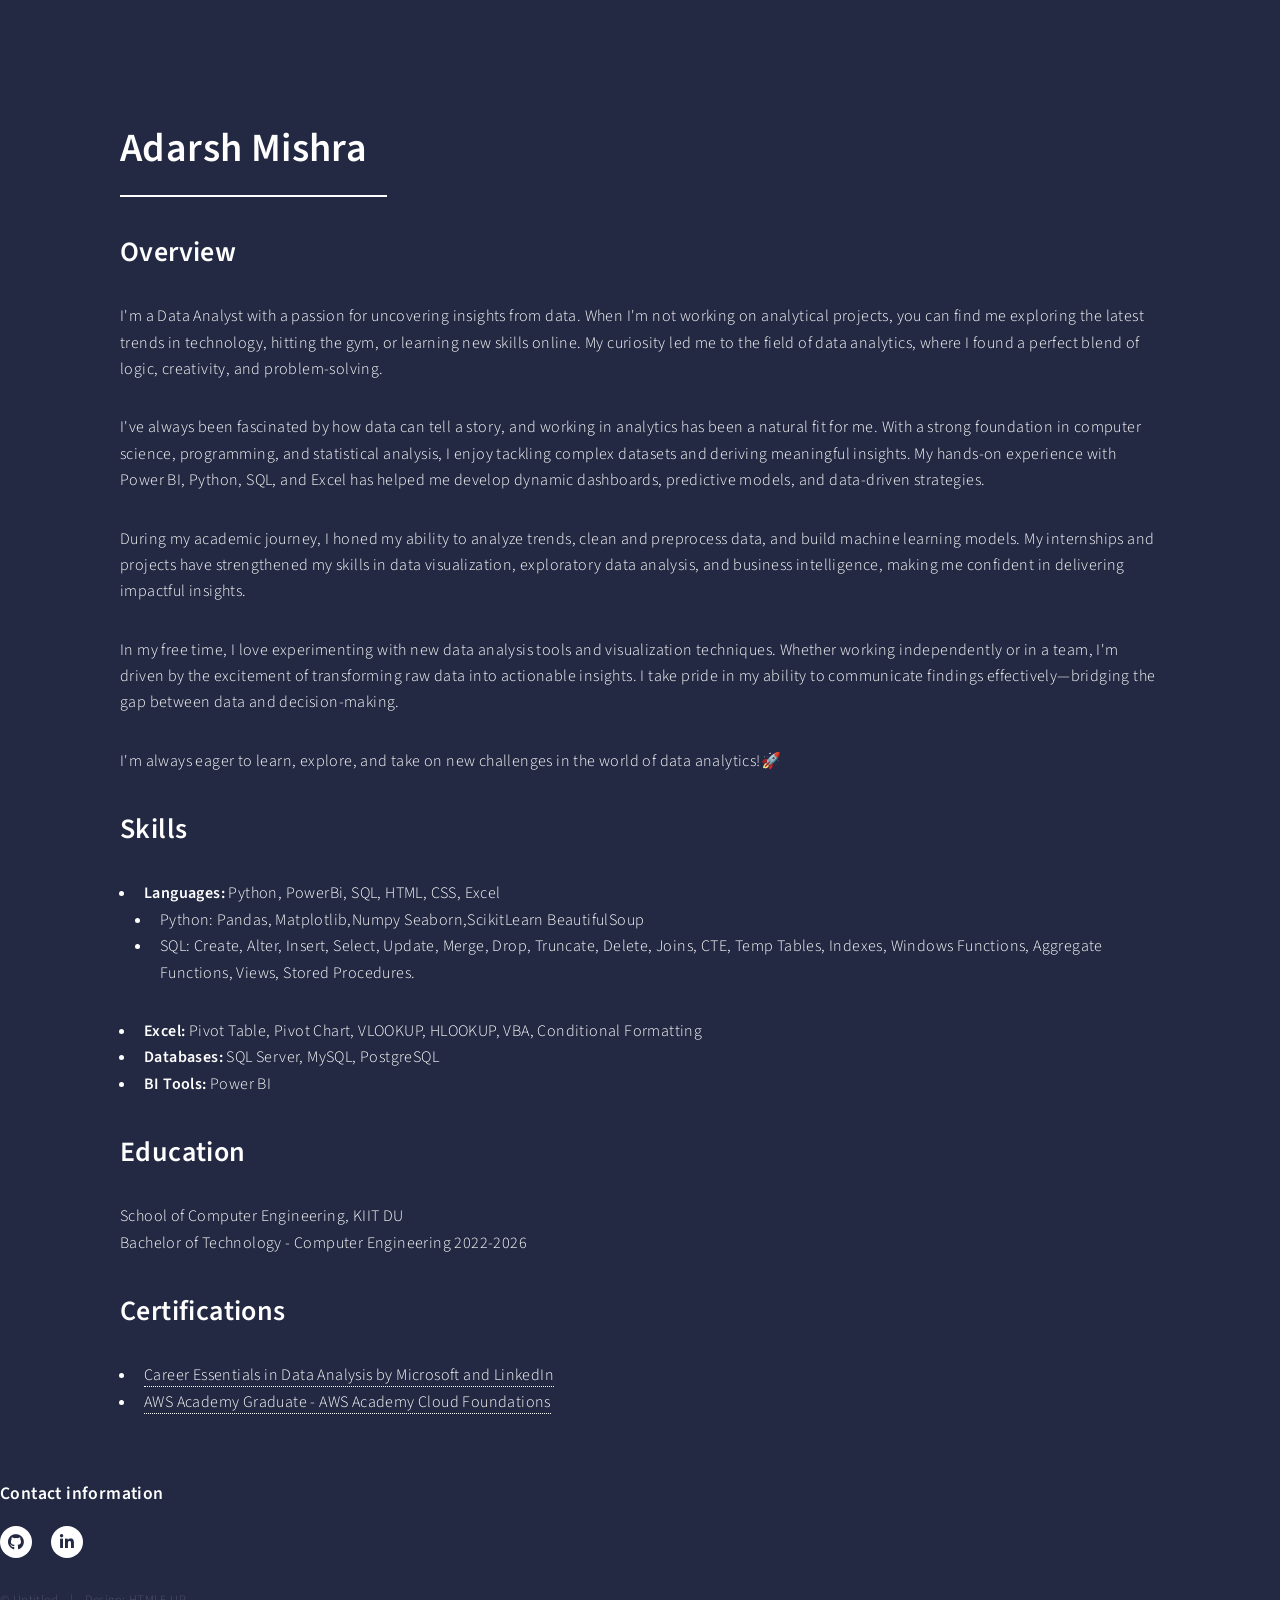
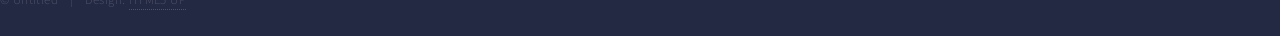
<file: about.html>
<!DOCTYPE HTML>
<!--
	Forty by HTML5 UP
	html5up.net | @ajlkn
	Free for personal and commercial use under the CCA 3.0 license (html5up.net/license)
-->
<html>
	<head>
		<title>About - Adarsh Mishra</title>
		<meta charset="utf-8" />
		<meta name="viewport" content="width=device-width, initial-scale=1, user-scalable=no" />
		<link rel="stylesheet" href="assets/css/main.css" />
		<noscript><link rel="stylesheet" href="assets/css/noscript.css" /></noscript>
	</head>
	<body class="is-preload">

		<!-- Wrapper -->
			<div id="wrapper">

				<!-- Header -->
				<!-- Note: The "styleN" class below should match that of the banner element. -->
					<header id="header" class="alt style2">
						<a href="index.html" class="logo"><strong>Data Analyst Portfolio</strong> <span>by Adarsh Mishra</span></a>
						<nav>
							<a href="#menu">Menu</a>
						</nav>
					</header>

				<!-- Menu -->
				<nav id="menu">
					<ul class="links">
						<li><a href="index.html">Home</a></li>
						<li><a href="about.html">About</a></li>
						<li><a href="#footer">Contact</a></li>
						 <div class="dropup">
							<button class="dropbtn">Portfolio Projects</button>
							  <div class="dropup-content">
									<a href="python.html">Python</a>
									<a href="sql.html">SQL</a>
									<a href="excel.html">Excel</a>
									<a href="powerbi.html">Power BI</a>
							</div>
						 </div>							
				</nav>


				<!-- Banner -->
				<!-- Note: The "styleN" class below should match that of the header element. -->
					<!--<section id="banner" class="style2">
						<div class="inner">
							<span class="image">
								<img src="images/pic07.jpg" alt="" />
							</span>
							<header class="major">
								<h1>Tianna Parris</h1>
							</header>
							<div class="content">
								<p>.htfh</p>
							</div>
						</div>
					</section>-->

				
				<!-- One -->
				<section id="one">
					<div class="inner">
						<header class="major">
							<h1>Adarsh Mishra</h1>
						</header>

						<header>
							<h2>Overview</h2>
							<p>I'm a Data Analyst with a passion for uncovering insights from data. When I'm not working on analytical projects, you can find me exploring the latest trends in technology, hitting the gym, or learning new skills online. My curiosity led me to the field of data analytics, where I found a perfect blend of logic, creativity, and problem-solving.

								<p>I've always been fascinated by how data can tell a story, and working in analytics has been a natural fit for me. With a strong foundation in computer science, programming, and statistical analysis, I enjoy tackling complex datasets and deriving meaningful insights. My hands-on experience with Power BI, Python, SQL, and Excel has helped me develop dynamic dashboards, predictive models, and data-driven strategies.</p>
								
								<p>During my academic journey, I honed my ability to analyze trends, clean and preprocess data, and build machine learning models. My internships and projects have strengthened my skills in data visualization, exploratory data analysis, and business intelligence, making me confident in delivering impactful insights.</p>
								
								<p>In my free time, I love experimenting with new data analysis tools and visualization techniques. Whether working independently or in a team, I'm driven by the excitement of transforming raw data into actionable insights. I take pride in my ability to communicate findings effectively—bridging the gap between data and decision-making.</p>
								
								<p>I'm always eager to learn, explore, and take on new challenges in the world of data analytics!🚀</p> 
							</p>
						</header>

						<header>
							<h2>Skills</h2>
						</header>
								<ul>
									<li><b>Languages:</b> Python, PowerBi, SQL, HTML, CSS, Excel</li>
										<ul>
											<li>Python: Pandas, Matplotlib,Numpy Seaborn,ScikitLearn BeautifulSoup </li>
											
											<li>SQL: Create, Alter, Insert, Select, Update, Merge, Drop, Truncate, Delete, Joins, CTE, Temp Tables, Indexes, Windows Functions, Aggregate Functions, Views, Stored Procedures.</li>
										</ul>
									
									<li><b>Excel: </b>Pivot Table, Pivot Chart, VLOOKUP, HLOOKUP, VBA, Conditional Formatting</li>
									<li><b>Databases:</b> SQL Server, MySQL, PostgreSQL </li>
									<li><b>BI Tools: </b>Power BI </li>
								</ul>
							</p>
						

						<header>
							<h2>Education</h2>
							<p>School of Computer Engineering, KIIT DU <br>
								Bachelor of Technology - Computer Engineering 2022-2026
							</p>
						</header>

						<header>
							<h2>Certifications</h2>
						</header>
						<ul>
							<li><a href = "https://www.linkedin.com/learning/certificates/0ebdcf533d0137b7632be592da062b75528bf61f4506c688c35058485d9d0dec" target="_blank"> Career Essentials in Data Analysis by Microsoft and LinkedIn</a></li>
							<li><a href = "https://www.credly.com/badges/4b44ecc6-a879-4e22-bb08-d9ef5499d8a1" target="_blank">AWS Academy Graduate - AWS Academy Cloud Foundations</a></li>
							</ul>
					</div>
				</div>

				
				<section class="split">
					<section>
						<h4>Contact information</h4>															
					</section>
				</section>
			</div>
		</section>

	<!-- Footer -->
		<footer id="footer">
			<div class="inner">
				<ul class="icons">
					<li><a href="https://github.com/adarshhh04" target="_blank" class="icon brands alt fa-github"><span class="label">GitHub</span></a></li>
					<li><a href="www.linkedin.com/in/adarshmishra2004" target="_blank" class="icon brands alt fa-linkedin-in"><span class="label">LinkedIn</span></a></li>
				</ul>
				<ul class="copyright">
					<li>&copy; Untitled</li><li>Design: <a href="https://html5up.net">HTML5 UP</a></li>
				</ul>
			</div>
		</footer>

			</div>

		<!-- Scripts -->
			<script src="assets/js/jquery.min.js"></script>
			<script src="assets/js/jquery.scrolly.min.js"></script>
			<script src="assets/js/jquery.scrollex.min.js"></script>
			<script src="assets/js/browser.min.js"></script>
			<script src="assets/js/breakpoints.min.js"></script>
			<script src="assets/js/util.js"></script>
			<script src="assets/js/main.js"></script>

	</body>
</html>
</file>
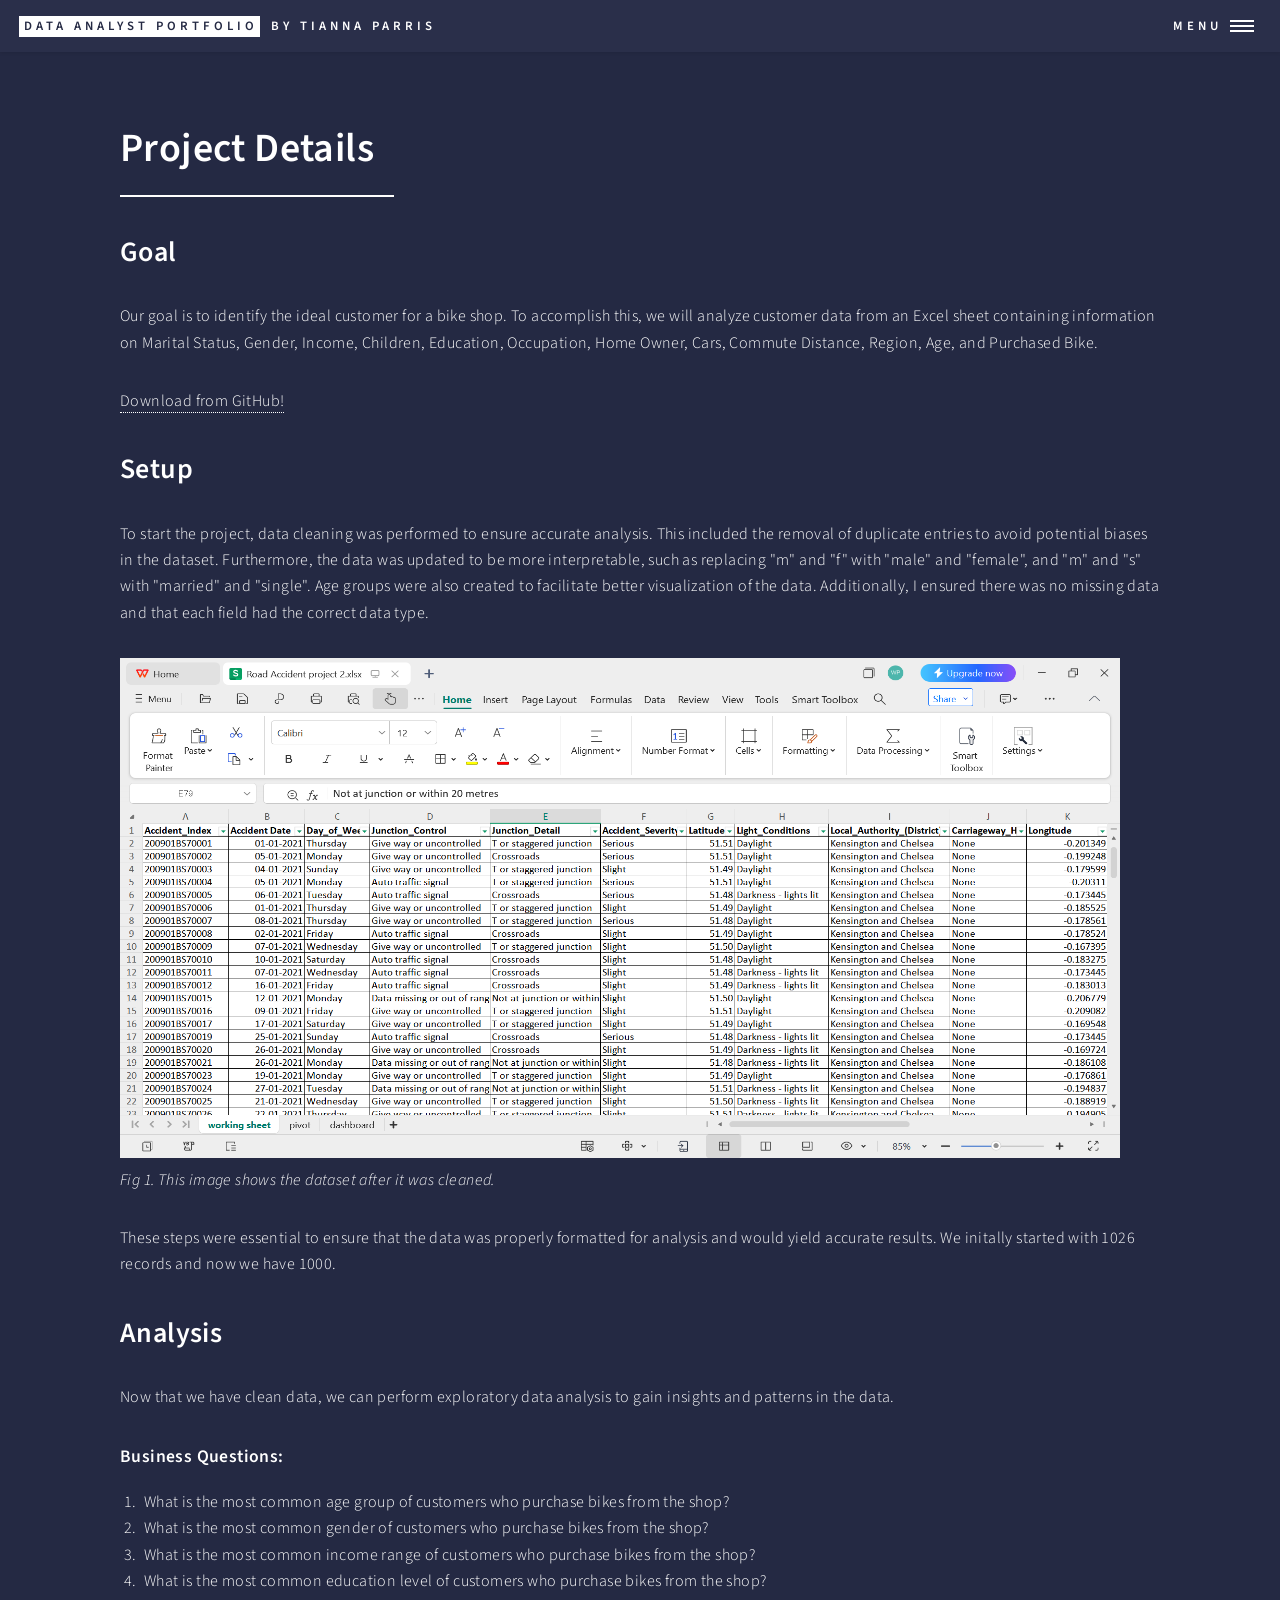
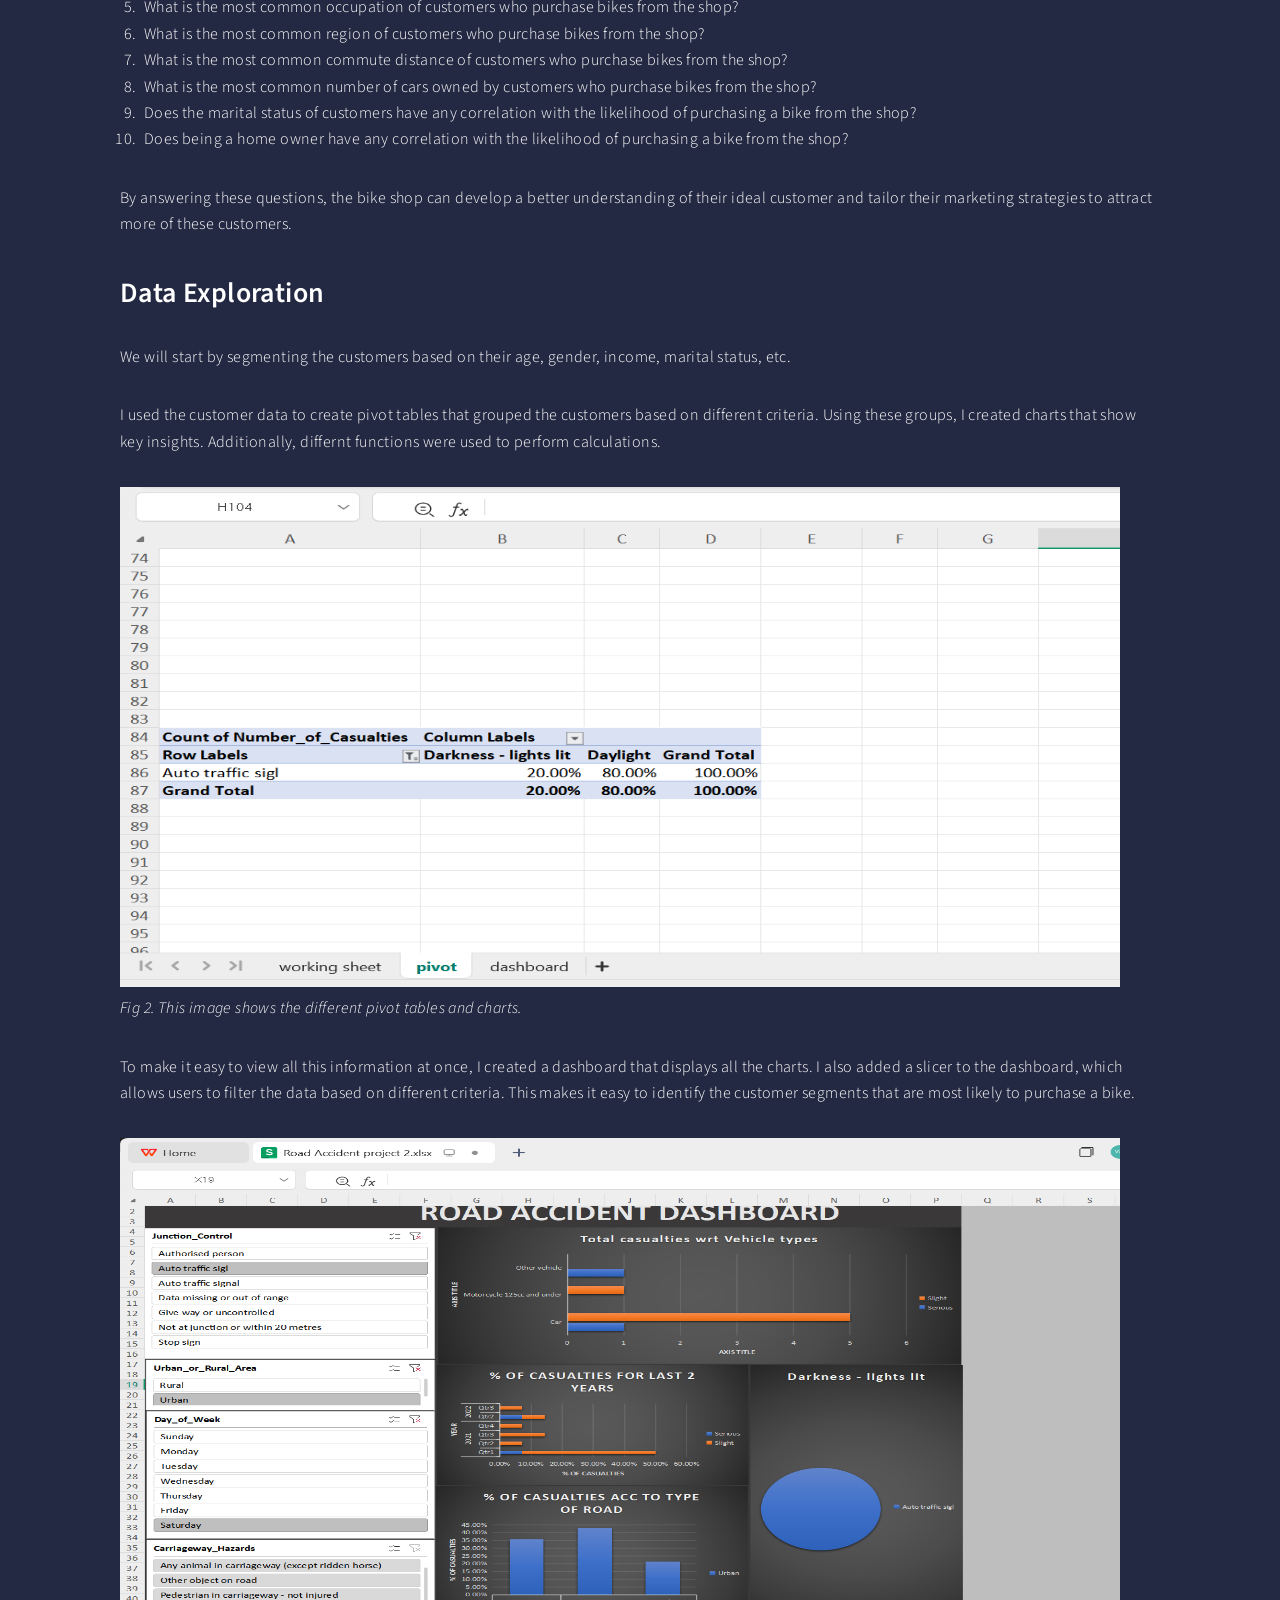
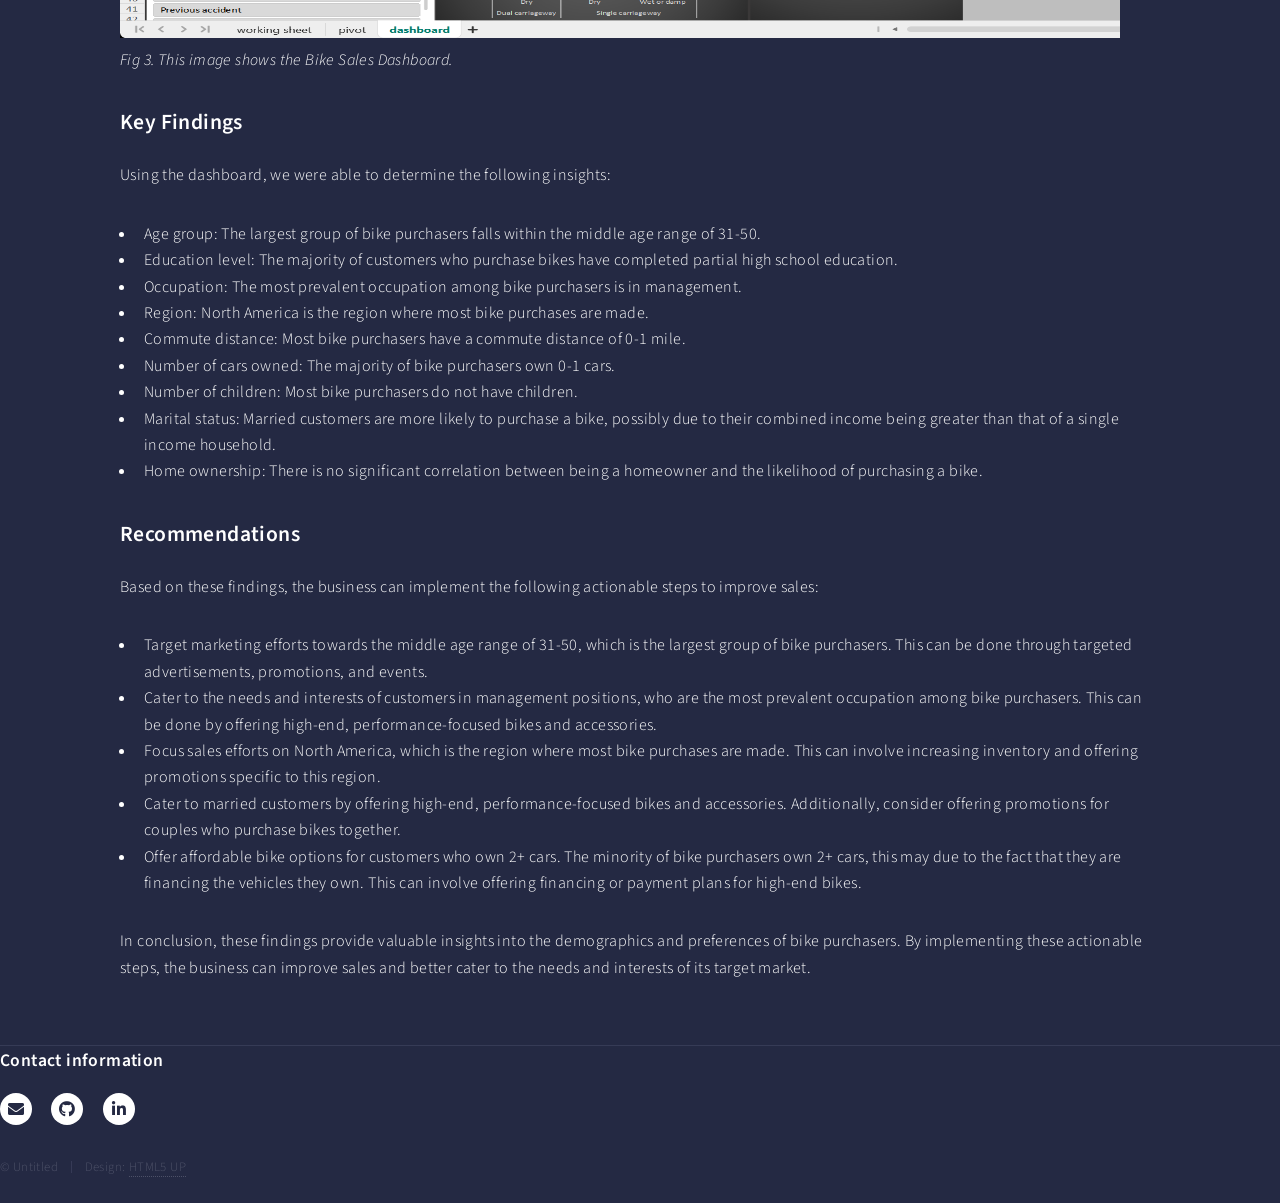
<file: chocolate.html>
<!DOCTYPE HTML>
<!--
	Forty by HTML5 UP
	html5up.net | @ajlkn
	Free for personal and commercial use under the CCA 3.0 license (html5up.net/license)
-->
<html>
	<head>
		<title>Chocolate Store Sales Analysis</title>
		<meta charset="utf-8" />
		<meta name="viewport" content="width=device-width, initial-scale=1, user-scalable=no" />
		<link rel="stylesheet" href="assets/css/main.css" />
		<noscript><link rel="stylesheet" href="assets/css/noscript.css" /></noscript>
	</head>
	<body class="is-preload">

		<!-- Wrapper -->
			<div id="wrapper">

				<!-- Header -->
					<header id="header">
						<a href="index.html" class="logo"><strong>Data Analyst Portfolio</strong> <span>by Tianna Parris</span></a>
						<nav>
							<a href="#menu">Menu</a>
						</nav>
					</header>

				<!-- Menu -->
				<nav id="menu">
					<ul class="links">
						<li><a href="index.html">Home</a></li>
						<li><a href="about.html">About</a></li>

						 <div class="dropup">
							<button class="dropbtn">Portfolio Projects</button>
							  <div class="dropup-content">
									<a href="python.html">Python</a>
									<a href="#">R</a>
									<a href="sql.html">SQL</a>
									<a href="excel.html">Excel</a>
									<a href="https://public.tableau.com/app/profile/tianna.parris" target="_blank" class="link">Tableau</a>
									<a href="#">Power BI</a>
							</div>
						 </div>							
				</nav>


				<!-- Main -->
					<div id="main" class="alt">
						

						<!-- One -->
							<section id="one">
								<div class="inner">
									<header class="major">
										<h1>Project Details</h1>
									</header>
									<!--<span class="image main"><img src="images/pic11.jpg" alt="" /></span> -->
									<h2>Goal</h2>
									<p>Our goal is to identify the ideal customer for a bike shop. To accomplish this, we will analyze customer data from an Excel sheet containing information on Marital Status, Gender, Income, Children, Education, Occupation, Home Owner, Cars, Commute Distance, Region, Age, and Purchased Bike.</p>
									<a href="https://github.com/tiannaparris/PortfolioProjects/blob/main/Excel%20Bike%20Sales%20Project%20Dataset.xlsx" target="_blank">Download from GitHub!</a>
									<p></p>

									<h2>Setup</h2>
									<p>To start the project, data cleaning was performed to ensure accurate analysis. This included the removal of duplicate entries to avoid potential biases in the dataset. Furthermore, the data was updated to be more interpretable, such as replacing "m" and "f" with "male" and "female", and "m" and "s" with "married" and "single". Age groups were also created to facilitate better visualization of the data. Additionally, I ensured there was no missing data and that each field had the correct data type.</p>
									<img src="images/excelbikework1.png" alt="Excel Worksheet after Data Cleaning" style="width:1000px;height:500px;" data-position="center center" />
									<p><i>Fig 1. This image shows the dataset after it was cleaned.</i></p>
									<p>These steps were essential to ensure that the data was properly formatted for analysis and would yield accurate results. We initally started with 1026 records and now we have 1000.</p>
									
									<h2>Analysis</h2>
									<p>Now that we have clean data, we can perform exploratory data analysis to gain insights and patterns in the data.</p>
									<h4>Business Questions:</h4>
									<ol>
										<li>What is the most common age group of customers who purchase bikes from the shop?</li>
										<li>What is the most common gender of customers who purchase bikes from the shop?</li>
										<li>What is the most common income range of customers who purchase bikes from the shop?</li>
										<li>What is the most common education level of customers who purchase bikes from the shop?</li>
										<li>What is the most common occupation of customers who purchase bikes from the shop?</li>
										<li>What is the most common region of customers who purchase bikes from the shop?</li>
										<li>What is the most common commute distance of customers who purchase bikes from the shop?</li>
										<li>What is the most common number of cars owned by customers who purchase bikes from the shop?</li>
										
										<li>Does the marital status of customers have any correlation with the likelihood of purchasing a bike from the shop?</li>
										<li>Does being a home owner have any correlation with the likelihood of purchasing a bike from the shop?</li>
									</ol>

									<p>By answering these questions, the bike shop can develop a better understanding of their ideal customer and tailor their marketing strategies to attract more of these customers.</p>
									
									<h2>Data Exploration</h2>
									<p>We will start by segmenting the customers based on their age, gender, income, marital status, etc.</p>

									<p> I used the customer data to create pivot tables that grouped the customers based on different criteria. Using these groups, I created charts that show key insights. Additionally, differnt functions were used to perform calculations.</p>
									<img src="images/excelbikepivot.png" alt="Excel Analysis" style="width:1000px;height:500px;" data-position="center center" />
									<p><i>Fig 2. This image shows the different pivot tables and charts.</i></p>

									<p>To make it easy to view all this information at once, I created a dashboard that displays all the charts. I also added a slicer to the dashboard, which allows users to filter the data based on different criteria. This makes it easy to identify the customer segments that are most likely to purchase a bike.</p>
									<img src="images/excelfinalbikedashboard.png" alt="Excel Sales Dashboard" style="width:1000px;height:500px;" data-position="center center" />
									<p><i>Fig 3. This image shows the Bike Sales Dashboard.</i></p>

									<h3>Key Findings</h3>

									<p>Using the dashboard, we were able to determine the following insights:
									</p>
									<ul>
										<li>Age group: The largest group of bike purchasers falls within the middle age range of 31-50.</li>
										<li>Education level: The majority of customers who purchase bikes have completed partial high school education.</li>
										<li>Occupation: The most prevalent occupation among bike purchasers is in management.</li>
										<li>Region: North America is the region where most bike purchases are made.</li>
										<li>Commute distance: Most bike purchasers have a commute distance of 0-1 mile.</li>
										<li>Number of cars owned: The majority of bike purchasers own 0-1 cars.</li>
										<li>Number of children: Most bike purchasers do not have children.</li>										
										<li>Marital status: Married customers are more likely to purchase a bike, possibly due to their combined income being greater than that of a single income household.</li>
										<li>Home ownership: There is no significant correlation between being a homeowner and the likelihood of purchasing a bike.</li>
									  </ul>


									<h3>Recommendations</h3>
									<p>Based on these findings, the business can implement the following actionable steps to improve sales:</p>
									<ul>
										<li>Target marketing efforts towards the middle age range of 31-50, which is the largest group of bike purchasers. This can be done through targeted advertisements, promotions, and events.</li>
										<li>Cater to the needs and interests of customers in management positions, who are the most prevalent occupation among bike purchasers. This can be done by offering high-end, performance-focused bikes and accessories.</li>
										<li>Focus sales efforts on North America, which is the region where most bike purchases are made. This can involve increasing inventory and offering promotions specific to this region.</li>
										<li>Cater to married customers by offering high-end, performance-focused bikes and accessories. Additionally, consider offering promotions for couples who purchase bikes together.</li>
										<li>Offer affordable bike options for customers who own 2+ cars. The minority of bike purchasers own 2+ cars, this may due to the fact that they are financing the vehicles they own. This can involve offering financing or payment plans for high-end bikes.</li>
									</ul>

									<p>In conclusion, these findings provide valuable insights into the demographics and preferences of bike purchasers. By implementing these actionable steps, the business can improve sales and better cater to the needs and interests of its target market.</p>
								</div>
							</section>
                        
					</div>

				<!-- Contact -->
					<!--<section id="contact">
						<div class="inner">
							<section>
								<form method="post" action="#">
									<div class="fields">
										<div class="field half">
											<label for="name">Name</label>
											<input type="text" name="name" id="name" />
										</div>
										<div class="field half">
											<label for="email">Email</label>
											<input type="text" name="email" id="email" />
										</div>
										<div class="field">
											<label for="message">Message</label>
											<textarea name="message" id="message" rows="6"></textarea>
										</div>
									</div>
									<ul class="actions">
										<li><input type="submit" value="Send Message" class="primary" /></li>
										<li><input type="reset" value="Clear" /></li>
									</ul>
								</form>
							</section>
							<section class="split">
								<section>
									<div class="contact-method">
										<span class="icon solid alt fa-envelope"></span>
										<h3>Email</h3>
										<a href="#">information@untitled.tld</a>
									</div>
								</section>
								<section>
									<div class="contact-method">
										<span class="icon solid alt fa-phone"></span>
										<h3>Phone</h3>
										<span>(000) 000-0000 x12387</span>
									</div>
								</section>
								<section>
									<div class="contact-method">
										<span class="icon solid alt fa-home"></span>
										<h3>Address</h3>
										<span>1234 Somewhere Road #5432<br />
										Nashville, TN 00000<br />
										United States of America</span>
									</div>
								</section>
							</section>-->
						</div>
					</section>

				<!-- Footer -->
				<section class="split">
					<section>
						<h4>Contact information</h4>															
					</section>
				</section>
			</div>
									<!-- Footer -->
									<footer id="footer">
										<div class="inner">
											<ul class="icons">
												<li><a href="mailto:parristianna@yahoo.com" target="_blank" class="icon solid alt fa-envelope"><span class="label">Twitter</span></a></li>
												<li><a href="https://github.com/tiannaparris" target="_blank" class="icon brands alt fa-github"><span class="label">GitHub</span></a></li>
												<li><a href="www.linkedin.com/in/adarshmishra2004" target="_blank" class="icon brands alt fa-linkedin-in"><span class="label">LinkedIn</span></a></li>
											</ul>
											<ul class="copyright">
												<li>&copy; Untitled</li><li>Design: <a href="https://html5up.net">HTML5 UP</a></li>
											</ul>
										</div>
									</footer>

			</div>

		<!-- Scripts -->
			<script src="assets/js/jquery.min.js"></script>
			<script src="assets/js/jquery.scrolly.min.js"></script>
			<script src="assets/js/jquery.scrollex.min.js"></script>
			<script src="assets/js/browser.min.js"></script>
			<script src="assets/js/breakpoints.min.js"></script>
			<script src="assets/js/util.js"></script>
			<script src="assets/js/main.js"></script>

	</body>
</html>
</file>
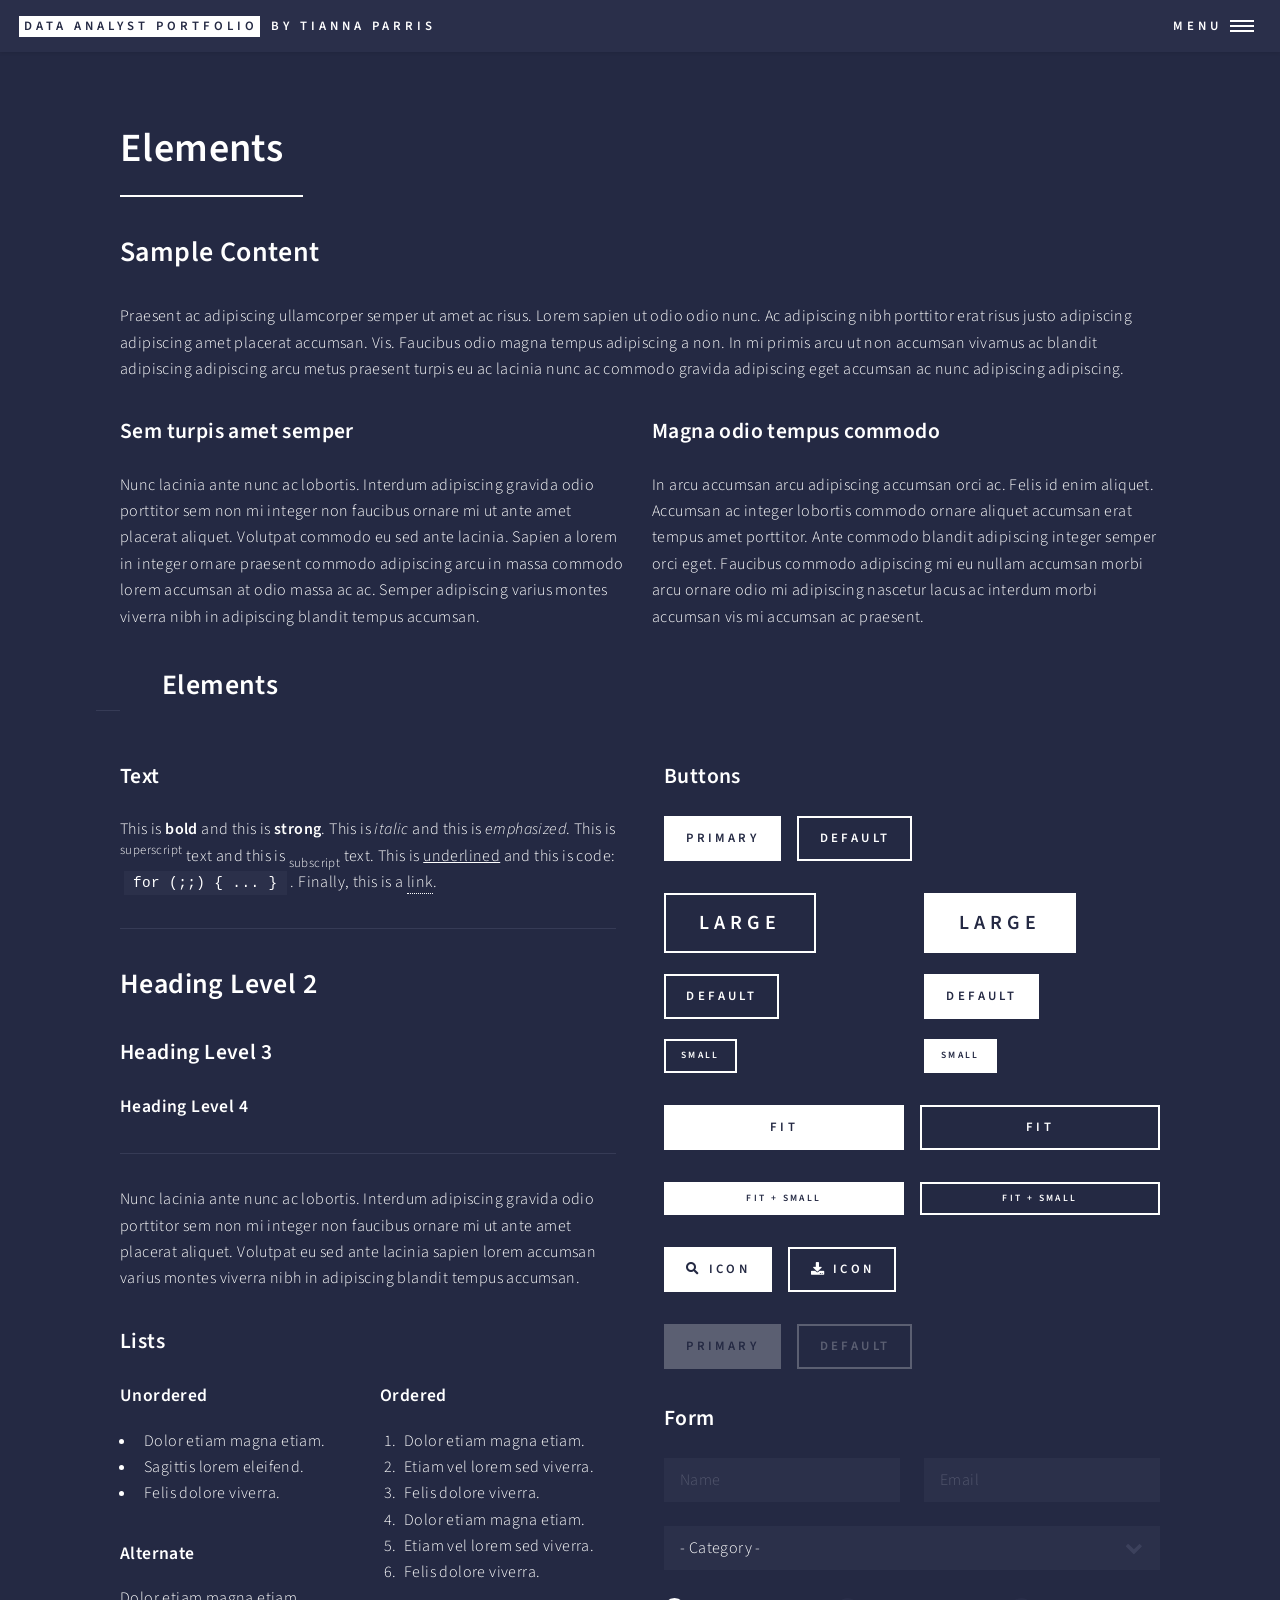
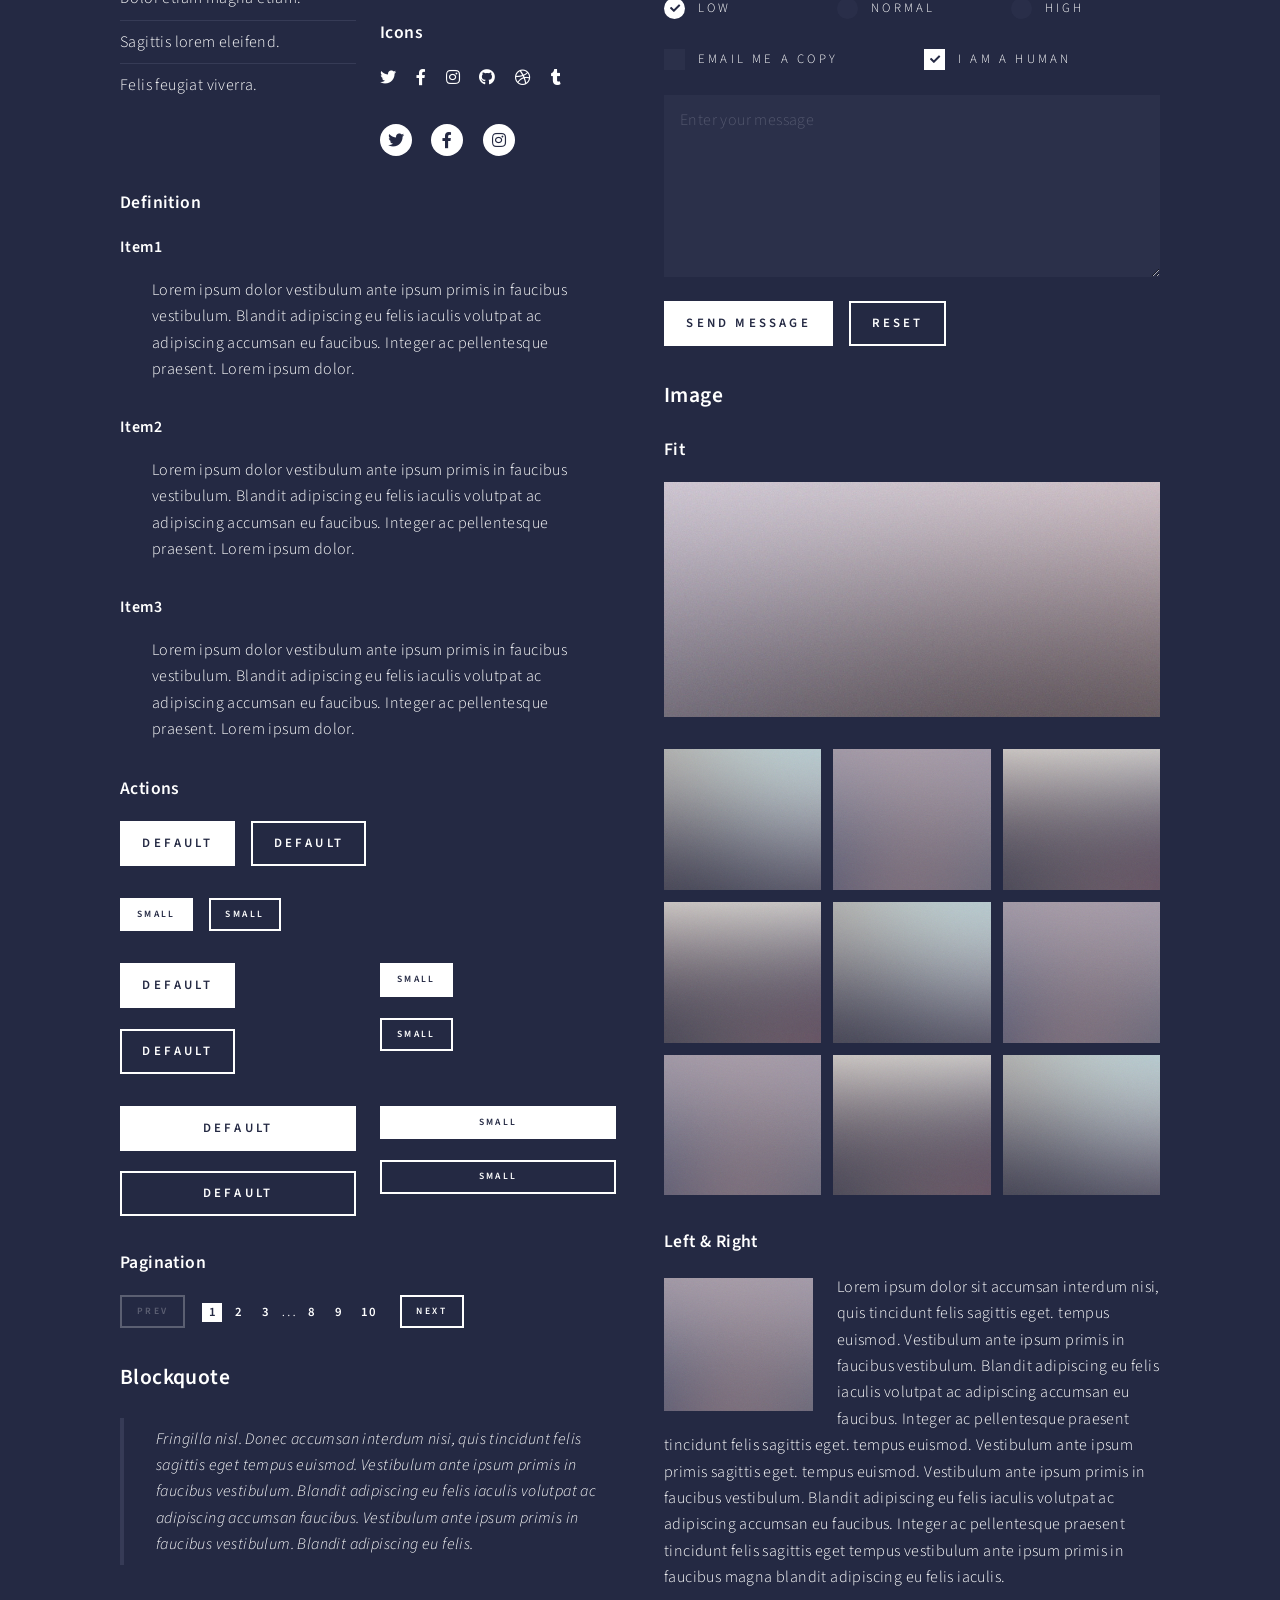
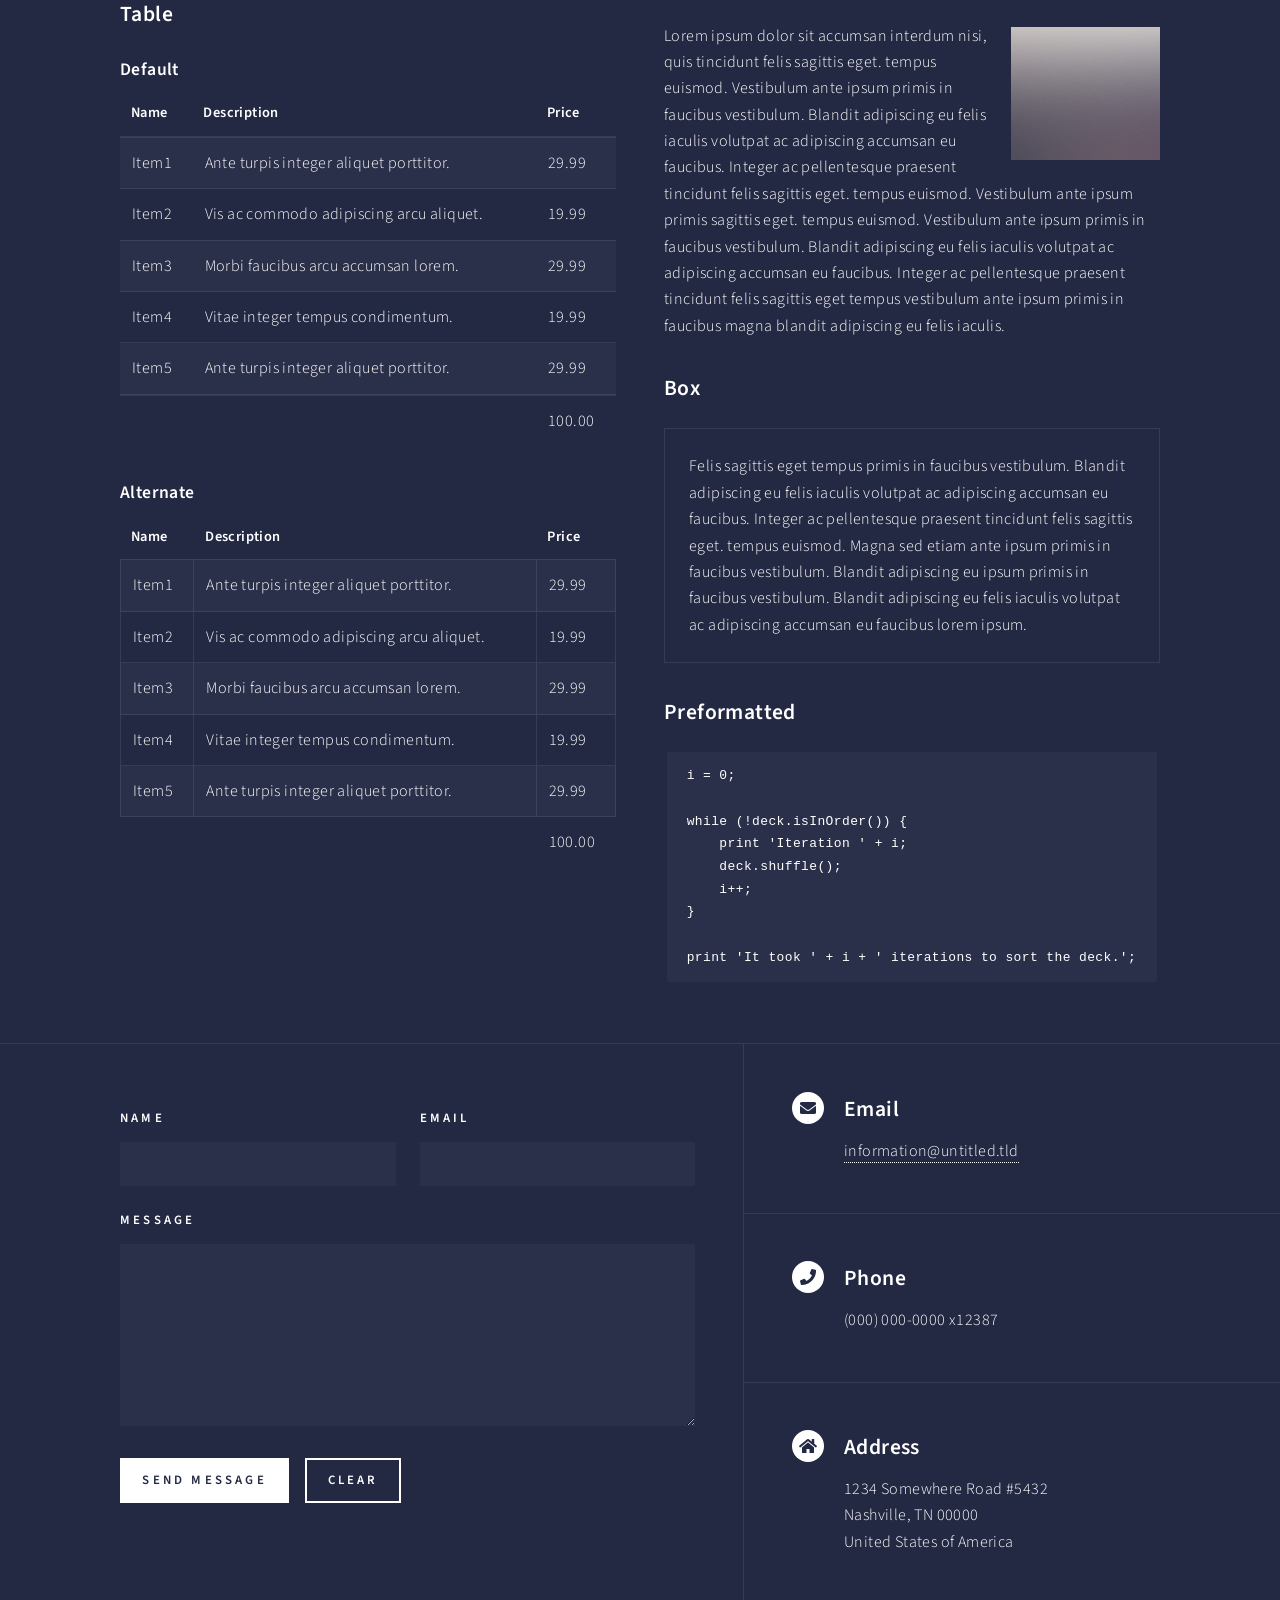
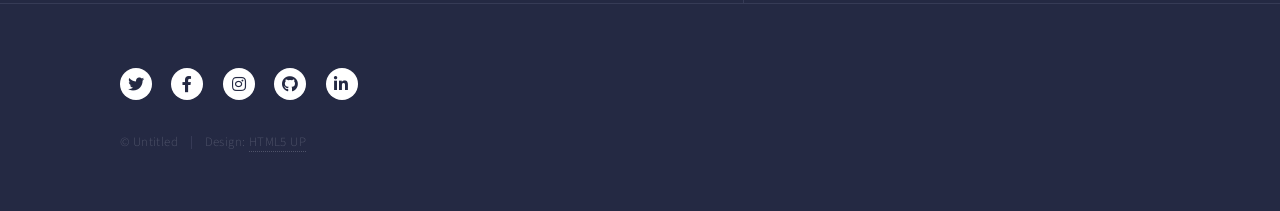
<file: elements.html>
<!DOCTYPE HTML>
<!--
	Forty by HTML5 UP
	html5up.net | @ajlkn
	Free for personal and commercial use under the CCA 3.0 license (html5up.net/license)
-->
<html>
	<head>
		<title>Elements - Forty by HTML5 UP</title>
		<meta charset="utf-8" />
		<meta name="viewport" content="width=device-width, initial-scale=1, user-scalable=no" />
		<link rel="stylesheet" href="assets/css/main.css" />
		<noscript><link rel="stylesheet" href="assets/css/noscript.css" /></noscript>
	</head>
	<body class="is-preload">

		<!-- Wrapper -->
			<div id="wrapper">

				<!-- Header -->
					<header id="header">
						<a href="index.html" class="logo"><strong>Data Analyst Portfolio</strong> <span>by Tianna Parris</span></a>
						<nav>
							<a href="#menu">Menu</a>
						</nav>
					</header>

				<!-- Menu -->
					<nav id="menu">
						<ul class="links">
							<li><a href="index.html">Home</a></li>
							<li><a href="landing.html">Landing</a></li>
							<li><a href="generic.html">Generic</a></li>
							<li><a href="elements.html">Elements</a></li>
						</ul>
						<ul class="actions stacked">
							<li><a href="#" class="button primary fit">Get Started</a></li>
							<li><a href="#" class="button fit">Log In</a></li>
						</ul>
					</nav>

				<!-- Main -->
					<div id="main" class="alt">

						<!-- One -->
							<section id="one">
								<div class="inner">
									<header class="major">
										<h1>Elements</h1>
									</header>

									<!-- Content -->
										<h2 id="content">Sample Content</h2>
										<p>Praesent ac adipiscing ullamcorper semper ut amet ac risus. Lorem sapien ut odio odio nunc. Ac adipiscing nibh porttitor erat risus justo adipiscing adipiscing amet placerat accumsan. Vis. Faucibus odio magna tempus adipiscing a non. In mi primis arcu ut non accumsan vivamus ac blandit adipiscing adipiscing arcu metus praesent turpis eu ac lacinia nunc ac commodo gravida adipiscing eget accumsan ac nunc adipiscing adipiscing.</p>
										<div class="row">
											<div class="col-6 col-12-small">
												<h3>Sem turpis amet semper</h3>
												<p>Nunc lacinia ante nunc ac lobortis. Interdum adipiscing gravida odio porttitor sem non mi integer non faucibus ornare mi ut ante amet placerat aliquet. Volutpat commodo eu sed ante lacinia. Sapien a lorem in integer ornare praesent commodo adipiscing arcu in massa commodo lorem accumsan at odio massa ac ac. Semper adipiscing varius montes viverra nibh in adipiscing blandit tempus accumsan.</p>
											</div>
											<div class="col-6 col-12-small">
												<h3>Magna odio tempus commodo</h3>
												<p>In arcu accumsan arcu adipiscing accumsan orci ac. Felis id enim aliquet. Accumsan ac integer lobortis commodo ornare aliquet accumsan erat tempus amet porttitor. Ante commodo blandit adipiscing integer semper orci eget. Faucibus commodo adipiscing mi eu nullam accumsan morbi arcu ornare odio mi adipiscing nascetur lacus ac interdum morbi accumsan vis mi accumsan ac praesent.</p>
											</div>
											

									<hr class="major" />

									<!-- Elements -->
										<h2 id="elements">Elements</h2>
										<div class="row gtr-200">
											<div class="col-6 col-12-medium">

												<!-- Text stuff -->
													<h3>Text</h3>
													<p>This is <b>bold</b> and this is <strong>strong</strong>. This is <i>italic</i> and this is <em>emphasized</em>.
													This is <sup>superscript</sup> text and this is <sub>subscript</sub> text.
													This is <u>underlined</u> and this is code: <code>for (;;) { ... }</code>.
													Finally, this is a <a href="#">link</a>.</p>
													<hr />
													<h2>Heading Level 2</h2>
													<h3>Heading Level 3</h3>
													<h4>Heading Level 4</h4>
													<hr />
													<p>Nunc lacinia ante nunc ac lobortis. Interdum adipiscing gravida odio porttitor sem non mi integer non faucibus ornare mi ut ante amet placerat aliquet. Volutpat eu sed ante lacinia sapien lorem accumsan varius montes viverra nibh in adipiscing blandit tempus accumsan.</p>

												<!-- Lists -->
													<h3>Lists</h3>
													<div class="row">
														<div class="col-6 col-12-small">

															<h4>Unordered</h4>
															<ul>
																<li>Dolor etiam magna etiam.</li>
																<li>Sagittis lorem eleifend.</li>
																<li>Felis dolore viverra.</li>
															</ul>

															<h4>Alternate</h4>
															<ul class="alt">
																<li>Dolor etiam magna etiam.</li>
																<li>Sagittis lorem eleifend.</li>
																<li>Felis feugiat viverra.</li>
															</ul>

														</div>
														<div class="col-6 col-12-small">

															<h4>Ordered</h4>
															<ol>
																<li>Dolor etiam magna etiam.</li>
																<li>Etiam vel lorem sed viverra.</li>
																<li>Felis dolore viverra.</li>
																<li>Dolor etiam magna etiam.</li>
																<li>Etiam vel lorem sed viverra.</li>
																<li>Felis dolore viverra.</li>
															</ol>

															<h4>Icons</h4>
															<ul class="icons">
																<li><a href="#" class="icon brands fa-twitter"><span class="label">Twitter</span></a></li>
																<li><a href="#" class="icon brands fa-facebook-f"><span class="label">Facebook</span></a></li>
																<li><a href="#" class="icon brands fa-instagram"><span class="label">Instagram</span></a></li>
																<li><a href="#" class="icon brands fa-github"><span class="label">Github</span></a></li>
																<li><a href="#" class="icon brands fa-dribbble"><span class="label">Dribbble</span></a></li>
																<li><a href="#" class="icon brands fa-tumblr"><span class="label">Tumblr</span></a></li>
															</ul>
															<ul class="icons">
																<li><a href="#" class="icon brands alt fa-twitter"><span class="label">Twitter</span></a></li>
																<li><a href="#" class="icon brands alt fa-facebook-f"><span class="label">Facebook</span></a></li>
																<li><a href="#" class="icon brands alt fa-instagram"><span class="label">Instagram</span></a></li>
															</ul>

														</div>
													</div>
													<h4>Definition</h4>
													<dl>
														<dt>Item1</dt>
														<dd>
															<p>Lorem ipsum dolor vestibulum ante ipsum primis in faucibus vestibulum. Blandit adipiscing eu felis iaculis volutpat ac adipiscing accumsan eu faucibus. Integer ac pellentesque praesent. Lorem ipsum dolor.</p>
														</dd>
														<dt>Item2</dt>
														<dd>
															<p>Lorem ipsum dolor vestibulum ante ipsum primis in faucibus vestibulum. Blandit adipiscing eu felis iaculis volutpat ac adipiscing accumsan eu faucibus. Integer ac pellentesque praesent. Lorem ipsum dolor.</p>
														</dd>
														<dt>Item3</dt>
														<dd>
															<p>Lorem ipsum dolor vestibulum ante ipsum primis in faucibus vestibulum. Blandit adipiscing eu felis iaculis volutpat ac adipiscing accumsan eu faucibus. Integer ac pellentesque praesent. Lorem ipsum dolor.</p>
														</dd>
													</dl>

													<h4>Actions</h4>
													<ul class="actions">
														<li><a href="#" class="button primary">Default</a></li>
														<li><a href="#" class="button">Default</a></li>
													</ul>
													<ul class="actions small">
														<li><a href="#" class="button primary small">Small</a></li>
														<li><a href="#" class="button small">Small</a></li>
													</ul>
													<div class="row">
														<div class="col-6 col-12-small">
															<ul class="actions stacked">
																<li><a href="#" class="button primary">Default</a></li>
																<li><a href="#" class="button">Default</a></li>
															</ul>
														</div>
														<div class="col-6 col-12-small">
															<ul class="actions stacked">
																<li><a href="#" class="button primary small">Small</a></li>
																<li><a href="#" class="button small">Small</a></li>
															</ul>
														</div>
														<div class="col-6 col-12-small">
															<ul class="actions stacked">
																<li><a href="#" class="button primary fit">Default</a></li>
																<li><a href="#" class="button fit">Default</a></li>
															</ul>
														</div>
														<div class="col-6 col-12-small">
															<ul class="actions stacked">
																<li><a href="#" class="button primary small fit">Small</a></li>
																<li><a href="#" class="button small fit">Small</a></li>
															</ul>
														</div>
													</div>

													<h4>Pagination</h4>
													<ul class="pagination">
														<li><span class="button small disabled">Prev</span></li>
														<li><a href="#" class="page active">1</a></li>
														<li><a href="#" class="page">2</a></li>
														<li><a href="#" class="page">3</a></li>
														<li><span>&hellip;</span></li>
														<li><a href="#" class="page">8</a></li>
														<li><a href="#" class="page">9</a></li>
														<li><a href="#" class="page">10</a></li>
														<li><a href="#" class="button small">Next</a></li>
													</ul>

												<!-- Blockquote -->
													<h3>Blockquote</h3>
													<blockquote>Fringilla nisl. Donec accumsan interdum nisi, quis tincidunt felis sagittis eget tempus euismod. Vestibulum ante ipsum primis in faucibus vestibulum. Blandit adipiscing eu felis iaculis volutpat ac adipiscing accumsan faucibus. Vestibulum ante ipsum primis in faucibus vestibulum. Blandit adipiscing eu felis.</blockquote>

												<!-- Table -->
													<h3>Table</h3>

													<h4>Default</h4>
													<div class="table-wrapper">
														<table>
															<thead>
																<tr>
																	<th>Name</th>
																	<th>Description</th>
																	<th>Price</th>
																</tr>
															</thead>
															<tbody>
																<tr>
																	<td>Item1</td>
																	<td>Ante turpis integer aliquet porttitor.</td>
																	<td>29.99</td>
																</tr>
																<tr>
																	<td>Item2</td>
																	<td>Vis ac commodo adipiscing arcu aliquet.</td>
																	<td>19.99</td>
																</tr>
																<tr>
																	<td>Item3</td>
																	<td> Morbi faucibus arcu accumsan lorem.</td>
																	<td>29.99</td>
																</tr>
																<tr>
																	<td>Item4</td>
																	<td>Vitae integer tempus condimentum.</td>
																	<td>19.99</td>
																</tr>
																<tr>
																	<td>Item5</td>
																	<td>Ante turpis integer aliquet porttitor.</td>
																	<td>29.99</td>
																</tr>
															</tbody>
															<tfoot>
																<tr>
																	<td colspan="2"></td>
																	<td>100.00</td>
																</tr>
															</tfoot>
														</table>
													</div>

													<h4>Alternate</h4>
													<div class="table-wrapper">
														<table class="alt">
															<thead>
																<tr>
																	<th>Name</th>
																	<th>Description</th>
																	<th>Price</th>
																</tr>
															</thead>
															<tbody>
																<tr>
																	<td>Item1</td>
																	<td>Ante turpis integer aliquet porttitor.</td>
																	<td>29.99</td>
																</tr>
																<tr>
																	<td>Item2</td>
																	<td>Vis ac commodo adipiscing arcu aliquet.</td>
																	<td>19.99</td>
																</tr>
																<tr>
																	<td>Item3</td>
																	<td> Morbi faucibus arcu accumsan lorem.</td>
																	<td>29.99</td>
																</tr>
																<tr>
																	<td>Item4</td>
																	<td>Vitae integer tempus condimentum.</td>
																	<td>19.99</td>
																</tr>
																<tr>
																	<td>Item5</td>
																	<td>Ante turpis integer aliquet porttitor.</td>
																	<td>29.99</td>
																</tr>
															</tbody>
															<tfoot>
																<tr>
																	<td colspan="2"></td>
																	<td>100.00</td>
																</tr>
															</tfoot>
														</table>
													</div>

											</div>
											<div class="col-6 col-12-medium">

												<!-- Buttons -->
													<h3>Buttons</h3>
													<ul class="actions">
														<li><a href="#" class="button primary">Primary</a></li>
														<li><a href="#" class="button">Default</a></li>
													</ul>
													<div class="row">
														<div class="col-6 col-12-xsmall">
															<ul class="actions stacked">
																<li><a href="#" class="button large">Large</a></li>
																<li><a href="#" class="button">Default</a></li>
																<li><a href="#" class="button small">Small</a></li>
															</ul>
														</div>
														<div class="col-6 col-12-xsmall">
															<ul class="actions stacked">
																<li><a href="#" class="button primary large">Large</a></li>
																<li><a href="#" class="button primary">Default</a></li>
																<li><a href="#" class="button primary small">Small</a></li>
															</ul>
														</div>
													</div>
													<ul class="actions fit">
														<li><a href="#" class="button primary fit">Fit</a></li>
														<li><a href="#" class="button fit">Fit</a></li>
													</ul>
													<ul class="actions fit small">
														<li><a href="#" class="button primary fit small">Fit + Small</a></li>
														<li><a href="#" class="button fit small">Fit + Small</a></li>
													</ul>
													<ul class="actions">
														<li><a href="#" class="button primary icon solid fa-search">Icon</a></li>
														<li><a href="#" class="button icon solid fa-download">Icon</a></li>
													</ul>
													<ul class="actions">
														<li><span class="button primary disabled">Primary</span></li>
														<li><span class="button disabled">Default</span></li>
													</ul>

												<!-- Form -->
													<h3>Form</h3>

													<form method="post" action="#">
														<div class="row gtr-uniform">
															<div class="col-6 col-12-xsmall">
																<input type="text" name="demo-name" id="demo-name" value="" placeholder="Name" />
															</div>
															<div class="col-6 col-12-xsmall">
																<input type="email" name="demo-email" id="demo-email" value="" placeholder="Email" />
															</div>
															<!-- Break -->
															<div class="col-12">
																<select name="demo-category" id="demo-category">
																	<option value="">- Category -</option>
																	<option value="1">Manufacturing</option>
																	<option value="1">Shipping</option>
																	<option value="1">Administration</option>
																	<option value="1">Human Resources</option>
																</select>
															</div>
															<!-- Break -->
															<div class="col-4 col-12-small">
																<input type="radio" id="demo-priority-low" name="demo-priority" checked>
																<label for="demo-priority-low">Low</label>
															</div>
															<div class="col-4 col-12-small">
																<input type="radio" id="demo-priority-normal" name="demo-priority">
																<label for="demo-priority-normal">Normal</label>
															</div>
															<div class="col-4 col-12-small">
																<input type="radio" id="demo-priority-high" name="demo-priority">
																<label for="demo-priority-high">High</label>
															</div>
															<!-- Break -->
															<div class="col-6 col-12-small">
																<input type="checkbox" id="demo-copy" name="demo-copy">
																<label for="demo-copy">Email me a copy</label>
															</div>
															<div class="col-6 col-12-small">
																<input type="checkbox" id="demo-human" name="demo-human" checked>
																<label for="demo-human">I am a human</label>
															</div>
															<!-- Break -->
															<div class="col-12">
																<textarea name="demo-message" id="demo-message" placeholder="Enter your message" rows="6"></textarea>
															</div>
															<!-- Break -->
															<div class="col-12">
																<ul class="actions">
																	<li><input type="submit" value="Send Message" class="primary" /></li>
																	<li><input type="reset" value="Reset" /></li>
																</ul>
															</div>
														</div>
													</form>

												<!-- Image -->
													<h3>Image</h3>

													<h4>Fit</h4>
													<span class="image fit"><img src="images/pic03.jpg" alt="" /></span>
													<div class="box alt">
														<div class="row gtr-50 gtr-uniform">
															<div class="col-4"><span class="image fit"><img src="images/pic08.jpg" alt="" /></span></div>
															<div class="col-4"><span class="image fit"><img src="images/pic09.jpg" alt="" /></span></div>
															<div class="col-4"><span class="image fit"><img src="images/pic10.jpg" alt="" /></span></div>
															<!-- Break -->
															<div class="col-4"><span class="image fit"><img src="images/pic10.jpg" alt="" /></span></div>
															<div class="col-4"><span class="image fit"><img src="images/pic08.jpg" alt="" /></span></div>
															<div class="col-4"><span class="image fit"><img src="images/pic09.jpg" alt="" /></span></div>
															<!-- Break -->
															<div class="col-4"><span class="image fit"><img src="images/pic09.jpg" alt="" /></span></div>
															<div class="col-4"><span class="image fit"><img src="images/pic10.jpg" alt="" /></span></div>
															<div class="col-4"><span class="image fit"><img src="images/pic08.jpg" alt="" /></span></div>
														</div>
													</div>

													<h4>Left &amp; Right</h4>
													<p><span class="image left"><img src="images/pic09.jpg" alt="" /></span>Lorem ipsum dolor sit accumsan interdum nisi, quis tincidunt felis sagittis eget. tempus euismod. Vestibulum ante ipsum primis in faucibus vestibulum. Blandit adipiscing eu felis iaculis volutpat ac adipiscing accumsan eu faucibus. Integer ac pellentesque praesent tincidunt felis sagittis eget. tempus euismod. Vestibulum ante ipsum primis sagittis eget. tempus euismod. Vestibulum ante ipsum primis in faucibus vestibulum. Blandit adipiscing eu felis iaculis volutpat ac adipiscing accumsan eu faucibus. Integer ac pellentesque praesent tincidunt felis sagittis eget tempus vestibulum ante ipsum primis in faucibus magna blandit adipiscing eu felis iaculis.</p>
													<p><span class="image right"><img src="images/pic10.jpg" alt="" /></span>Lorem ipsum dolor sit accumsan interdum nisi, quis tincidunt felis sagittis eget. tempus euismod. Vestibulum ante ipsum primis in faucibus vestibulum. Blandit adipiscing eu felis iaculis volutpat ac adipiscing accumsan eu faucibus. Integer ac pellentesque praesent tincidunt felis sagittis eget. tempus euismod. Vestibulum ante ipsum primis sagittis eget. tempus euismod. Vestibulum ante ipsum primis in faucibus vestibulum. Blandit adipiscing eu felis iaculis volutpat ac adipiscing accumsan eu faucibus. Integer ac pellentesque praesent tincidunt felis sagittis eget tempus vestibulum ante ipsum primis in faucibus magna blandit adipiscing eu felis iaculis.</p>

												<!-- Box -->
													<h3>Box</h3>
													<div class="box">
														<p>Felis sagittis eget tempus primis in faucibus vestibulum. Blandit adipiscing eu felis iaculis volutpat ac adipiscing accumsan eu faucibus. Integer ac pellentesque praesent tincidunt felis sagittis eget. tempus euismod. Magna sed etiam ante ipsum primis in faucibus vestibulum. Blandit adipiscing eu ipsum primis in faucibus vestibulum. Blandit adipiscing eu felis iaculis volutpat ac adipiscing accumsan eu faucibus lorem ipsum.</p>
													</div>

												<!-- Preformatted Code -->
													<h3>Preformatted</h3>
													<pre><code>i = 0;

while (!deck.isInOrder()) {
    print 'Iteration ' + i;
    deck.shuffle();
    i++;
}

print 'It took ' + i + ' iterations to sort the deck.';
</code></pre>

											</div>
										</div>

								</div>
							</section>

					</div>

				<!-- Contact -->
					<section id="contact">
						<div class="inner">
							<section>
								<form method="post" action="#">
									<div class="fields">
										<div class="field half">
											<label for="name">Name</label>
											<input type="text" name="name" id="name" />
										</div>
										<div class="field half">
											<label for="email">Email</label>
											<input type="text" name="email" id="email" />
										</div>
										<div class="field">
											<label for="message">Message</label>
											<textarea name="message" id="message" rows="6"></textarea>
										</div>
									</div>
									<ul class="actions">
										<li><input type="submit" value="Send Message" class="primary" /></li>
										<li><input type="reset" value="Clear" /></li>
									</ul>
								</form>
							</section>
							<section class="split">
								<section>
									<div class="contact-method">
										<span class="icon solid alt fa-envelope"></span>
										<h3>Email</h3>
										<a href="#">information@untitled.tld</a>
									</div>
								</section>
								<section>
									<div class="contact-method">
										<span class="icon solid alt fa-phone"></span>
										<h3>Phone</h3>
										<span>(000) 000-0000 x12387</span>
									</div>
								</section>
								<section>
									<div class="contact-method">
										<span class="icon solid alt fa-home"></span>
										<h3>Address</h3>
										<span>1234 Somewhere Road #5432<br />
										Nashville, TN 00000<br />
										United States of America</span>
									</div>
								</section>
							</section>
						</div>
					</section>

				<!-- Footer -->
					<footer id="footer">
						<div class="inner">
							<ul class="icons">
								<li><a href="#" class="icon brands alt fa-twitter"><span class="label">Twitter</span></a></li>
								<li><a href="#" class="icon brands alt fa-facebook-f"><span class="label">Facebook</span></a></li>
								<li><a href="#" class="icon brands alt fa-instagram"><span class="label">Instagram</span></a></li>
								<li><a href="#" class="icon brands alt fa-github"><span class="label">GitHub</span></a></li>
								<li><a href="#" class="icon brands alt fa-linkedin-in"><span class="label">LinkedIn</span></a></li>
							</ul>
							<ul class="copyright">
								<li>&copy; Untitled</li><li>Design: <a href="https://html5up.net">HTML5 UP</a></li>
							</ul>
						</div>
					</footer>

			</div>

		<!-- Scripts -->
			<script src="assets/js/jquery.min.js"></script>
			<script src="assets/js/jquery.scrolly.min.js"></script>
			<script src="assets/js/jquery.scrollex.min.js"></script>
			<script src="assets/js/browser.min.js"></script>
			<script src="assets/js/breakpoints.min.js"></script>
			<script src="assets/js/util.js"></script>
			<script src="assets/js/main.js"></script>

	</body>
</html>
</file>
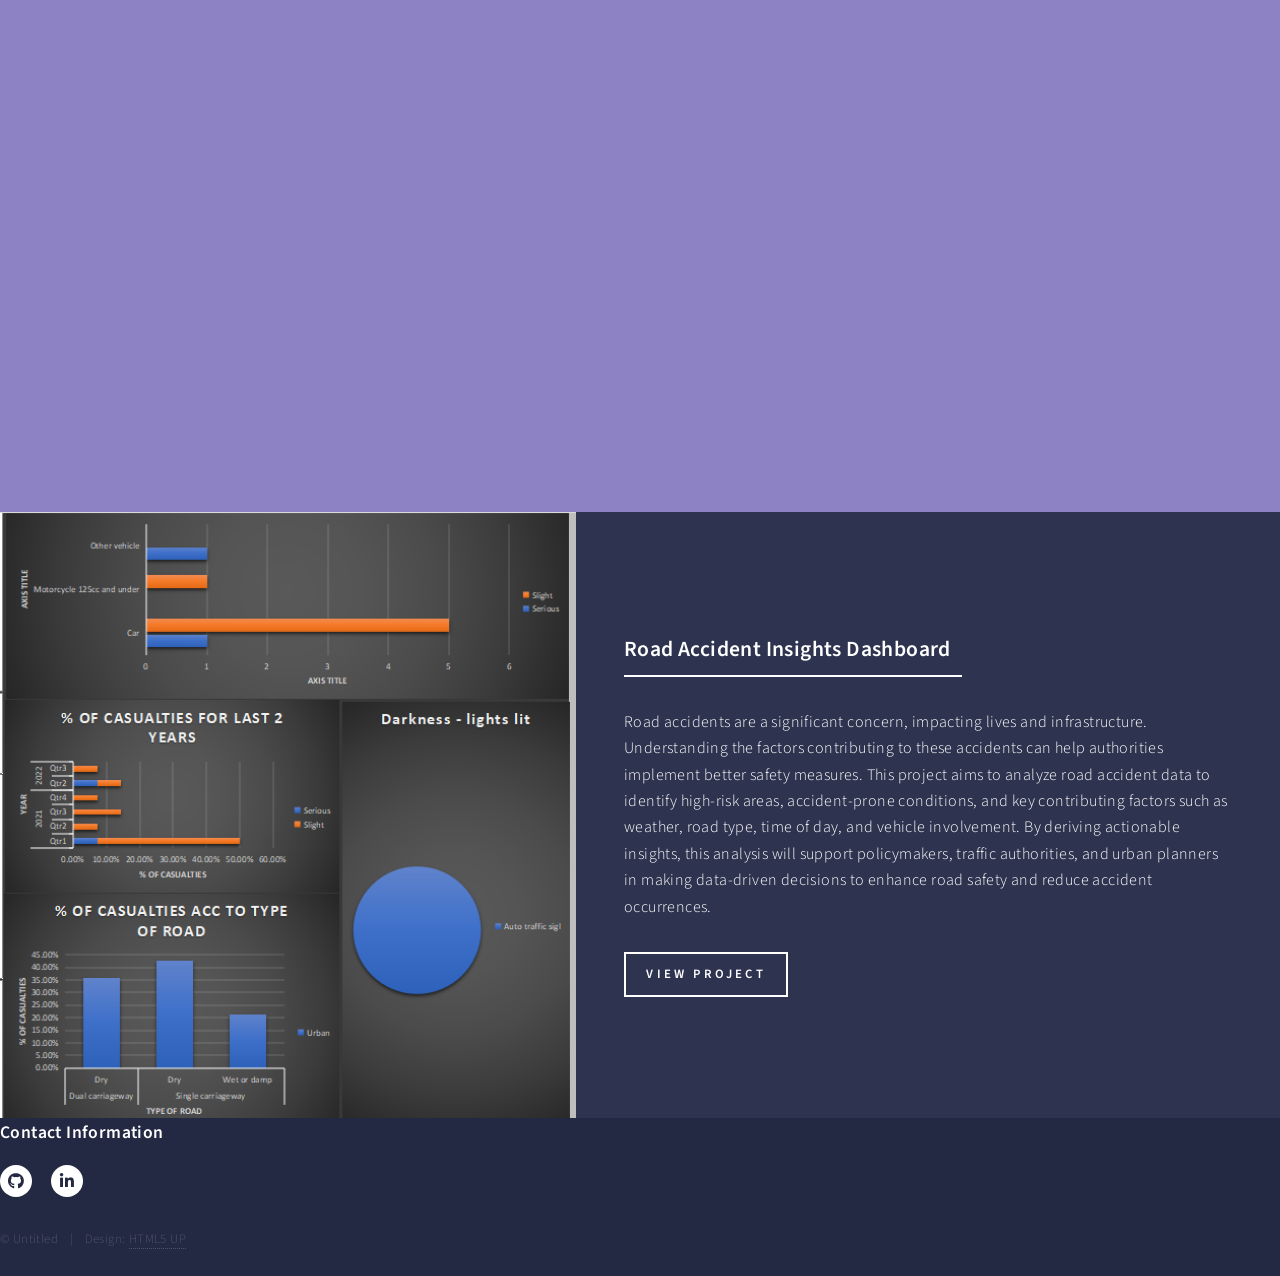
<file: excel.html>
<!DOCTYPE HTML>
<!--
	Forty by HTML5 UP
	html5up.net | @ajlkn
	Free for personal and commercial use under the CCA 3.0 license (html5up.net/license)
-->
<html>
	<head>
		<title>Excel - Data Analysis</title>
		<meta charset="utf-8" />
		<meta name="viewport" content="width=device-width, initial-scale=1, user-scalable=no" />
		<link rel="stylesheet" href="assets/css/main.css" />
		<noscript><link rel="stylesheet" href="assets/css/noscript.css" /></noscript>
	</head>
	<body class="is-preload">

		<!-- Wrapper -->
			<div id="wrapper">

				<!-- Header -->
				<!-- Note: The "styleN" class below should match that of the banner element. -->
					<header id="header" class="alt style2">
						<a href="index.html" class="logo"><strong>Data Analyst Portfolio</strong> <span>by Adarsh Mishra</span></a>
						<nav>
							<a href="#menu">Menu</a>
						</nav>
					</header>

				<!-- Menu -->
				<nav id="menu">
					<ul class="links">
						<li><a href="index.html">Home</a></li>
						<li><a href="about.html">About</a></li>
						<li><a href="#footer">Contact</a></li>

						 <div class="dropup">
							<button class="dropbtn">Portfolio Projects</button>
							  <div class="dropup-content">
									<a href="python.html">Python</a>
									<a href="sql.html">SQL</a>
									<a href="excel.html">Excel</a>
									<a href="powerbi.html">Power BI</a>
							</div>
						 </div>							
				</nav>

				<!-- Banner -->
				<!-- Note: The "styleN" class below should match that of the header element. -->
					<section id="banner" class="style2">
						<div class="inner">
							<span class="image">
								<img src="images\pic07.jpg" alt="" />
							</span>
							<header class="major">
								<h1>Data Analysis using Excel</h1>
							</header>
							<div class="content">
								<p>
									THESE PROJECTS SHOWCASES MY EXPERTISE IN EXCEl.<br> THEY HIGHLIGHT MY SKILLS IN using pivot tables, formulas (v-lookup and 
									 others), data validation and conditional formatting.</p>
							</div>
						</div>
					</section>

				<!-- Main -->
					<div id="main">

						<!-- One -->
							<!--<section id="one">
								<div class="inner">
									<header class="major">
										<h2>Sed amet aliquam</h2>
									</header>
									<p>Nullam et orci eu lorem consequat tincidunt vivamus et sagittis magna sed nunc rhoncus condimentum sem. In efficitur ligula tate urna. Maecenas massa vel lacinia pellentesque lorem ipsum dolor. Nullam et orci eu lorem consequat tincidunt. Vivamus et sagittis libero. Nullam et orci eu lorem consequat tincidunt vivamus et sagittis magna sed nunc rhoncus condimentum sem. In efficitur ligula tate urna.</p>
								</div>
							</section> -->

						<!-- Two -->
							<section id="two" class="spotlights">
								<section>
									<a href="roadaccident.html" class="image">
										<img src="images\Excel Dashboard.png" alt="" data-position="center center" />
									</a>
									<div class="content">
										<div class="inner">
											<header class="major">
												<h3>Road Accident Insights Dashboard</h3>
											</header>
											<p>Road accidents are a significant concern, impacting lives and infrastructure. Understanding the factors contributing to these accidents can help authorities implement better safety measures. This project aims to analyze road accident data to identify high-risk areas, accident-prone conditions, and key contributing factors such as weather, road type, time of day, and vehicle involvement. By deriving actionable insights, this analysis will support policymakers, traffic authorities, and urban planners in making data-driven decisions to enhance road safety and reduce accident occurrences.</p>
											<ul class="actions">
												<li><a href="roadaccident.html" class="button">View Project</a></li>
											</ul>
										</div>
									</div>
								</section>
								<!--<section>
									<a href="chocolate.html" class="image">
										<img src="images/pic09.jpg" alt="" data-position="top center" />
									</a>
									<div class="content">
										<div class="inner">
											<header class="major">
												<h3>Chocolate Store Sales Analysis</h3>
											</header>
											<p>Nullam et orci eu lorem consequat tincidunt vivamus et sagittis magna sed nunc rhoncus condimentum sem. In efficitur ligula tate urna. Maecenas massa sed magna lacinia magna pellentesque lorem ipsum dolor. Nullam et orci eu lorem consequat tincidunt. Vivamus et sagittis tempus.</p>
											<ul class="actions">
												<li><a href="chocolate.html" class="button">View Project</a></li>
											</ul>
										</div>
									</div>
								</section>-->
								<!--<section>
									<a href="generic.html" class="image">
										<img src="images/pic10.jpg" alt="" data-position="25% 25%" />
									</a>
									<div class="content">
										<div class="inner">
											<header class="major">
												<h3>Sed nunc ligula</h3>
											</header>
											<p>Nullam et orci eu lorem consequat tincidunt vivamus et sagittis magna sed nunc rhoncus condimentum sem. In efficitur ligula tate urna. Maecenas massa sed magna lacinia magna pellentesque lorem ipsum dolor. Nullam et orci eu lorem consequat tincidunt. Vivamus et sagittis tempus.</p>
											<ul class="actions">
												<li><a href="generic.html" class="button">Learn more</a></li>
											</ul>
										</div>
									</div>
								</section>
							</section>-->

						<!-- Three -->
							<!--<section id="three">
								<div class="inner">
									<header class="major">
										<h2>Massa libero</h2>
									</header>
									<p>Nullam et orci eu lorem consequat tincidunt vivamus et sagittis libero. Mauris aliquet magna magna sed nunc rhoncus pharetra. Pellentesque condimentum sem. In efficitur ligula tate urna. Maecenas laoreet massa vel lacinia pellentesque lorem ipsum dolor. Nullam et orci eu lorem consequat tincidunt. Vivamus et sagittis libero. Mauris aliquet magna magna sed nunc rhoncus amet pharetra et feugiat tempus.</p>
									<ul class="actions">
										<li><a href="generic.html" class="button next">Get Started</a></li>
									</ul>
								</div>
							</section>-->

					</div>

				</div>

				
				<section class="split">
					<section>
						<h4>Contact Information</h4>															
					</section>
				</section>
			</div>
		</section>

	<!-- Footer -->
		<footer id="footer">
			<div class="inner">
				<ul class="icons">
					<li><a href="https://github.com/adarshhh04" target="_blank" class="icon brands alt fa-github"><span class="label">GitHub</span></a></li>
					<li><a href="www.linkedin.com/in/adarshmishra2004" target="_blank" class="icon brands alt fa-linkedin-in"><span class="label">LinkedIn</span></a></li>
				</ul>
				<ul class="copyright">
					<li>&copy; Untitled</li><li>Design: <a href="https://html5up.net">HTML5 UP</a></li>
				</ul>
			</div>
		</footer>


			
		<!-- Scripts -->
			<script src="assets/js/jquery.min.js"></script>
			<script src="assets/js/jquery.scrolly.min.js"></script>
			<script src="assets/js/jquery.scrollex.min.js"></script>
			<script src="assets/js/browser.min.js"></script>
			<script src="assets/js/breakpoints.min.js"></script>
			<script src="assets/js/util.js"></script>
			<script src="assets/js/main.js"></script>

	</body>
</html>
</file>
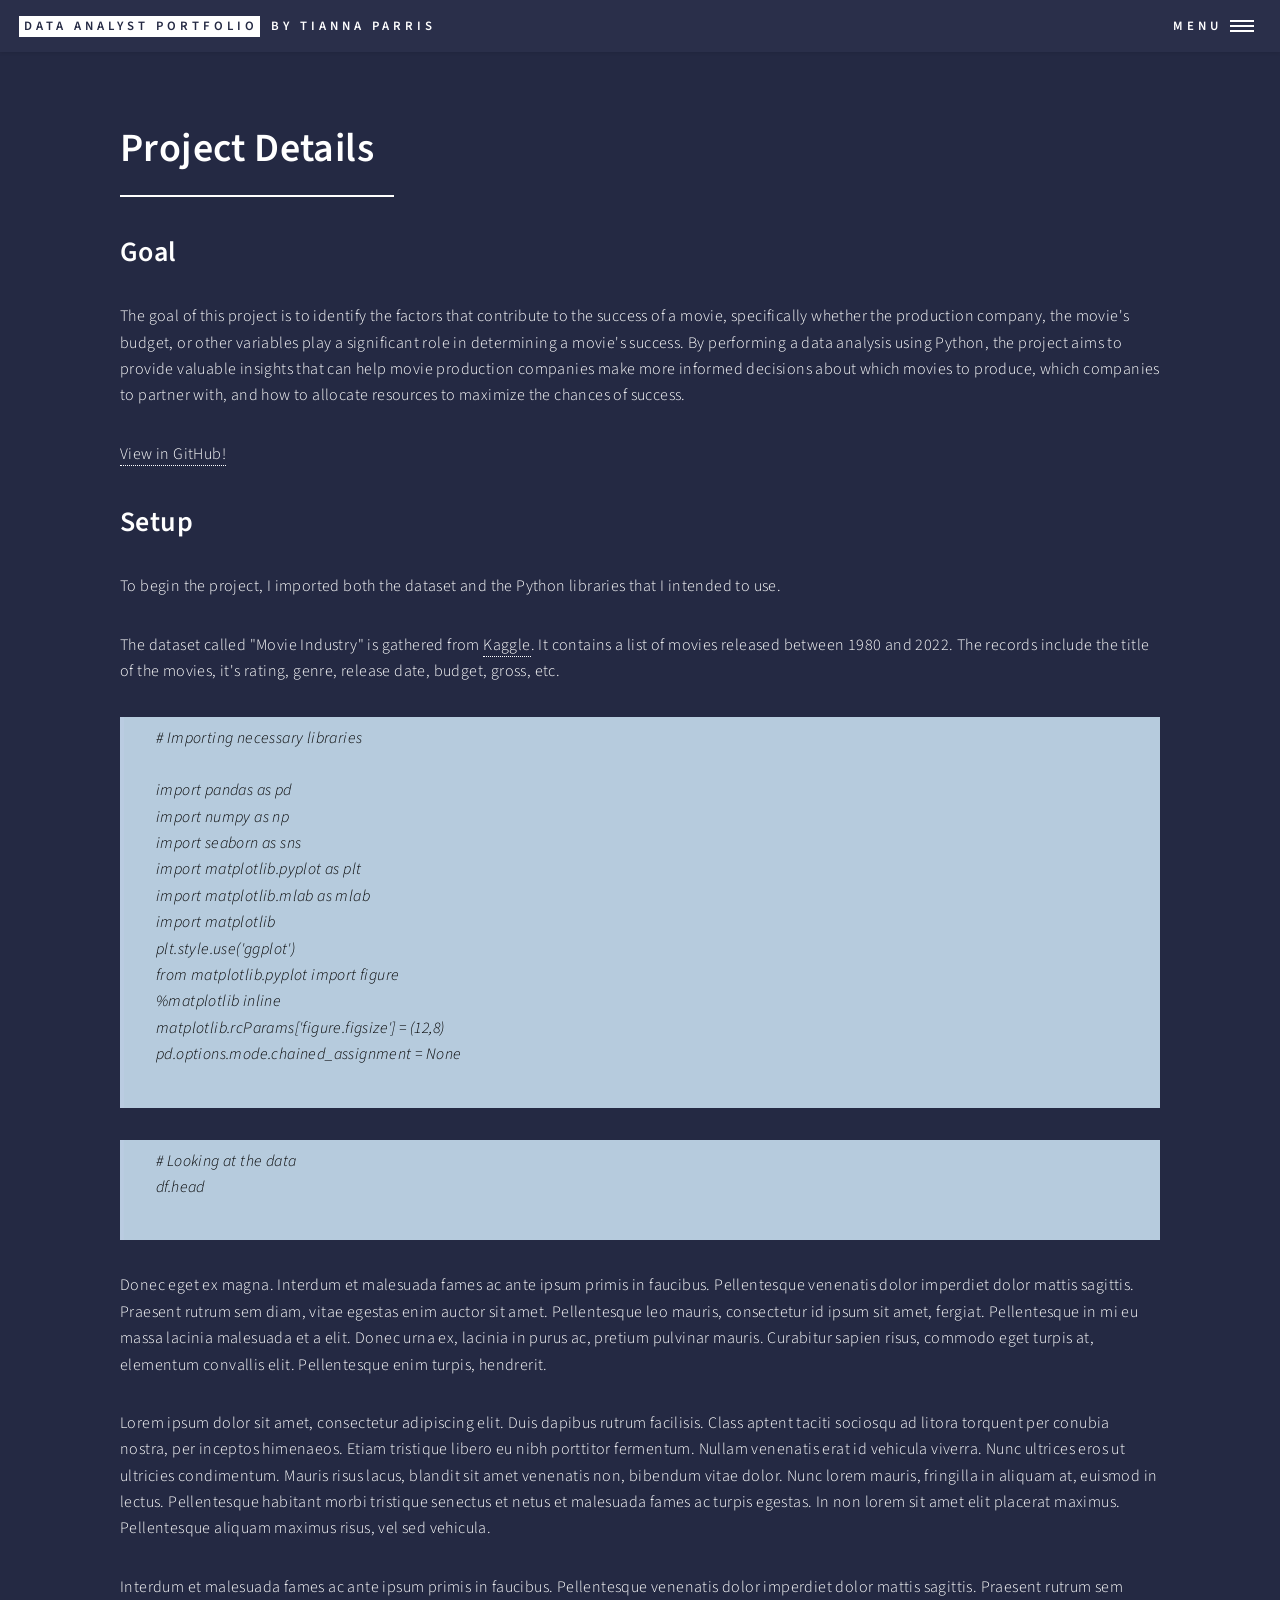
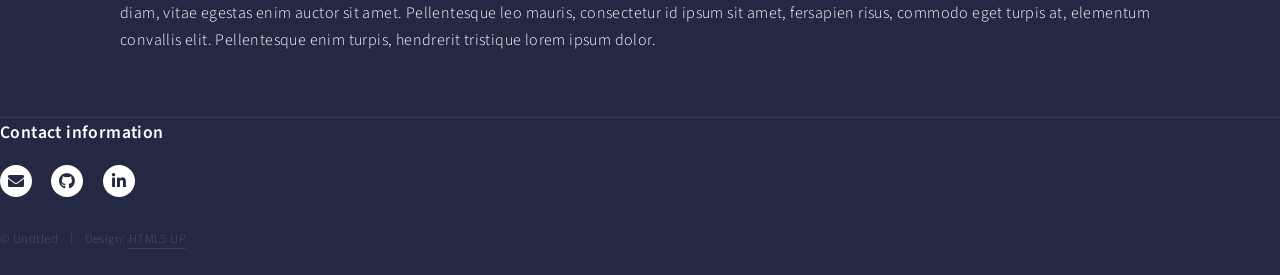
<file: generic.html>
<!DOCTYPE HTML>
<!--
	Forty by HTML5 UP
	html5up.net | @ajlkn
	Free for personal and commercial use under the CCA 3.0 license (html5up.net/license)
-->
<html>
	<head>
		<title>Generic - Forty by HTML5 UP</title>
		<meta charset="utf-8" />
		<meta name="viewport" content="width=device-width, initial-scale=1, user-scalable=no" />
		<link rel="stylesheet" href="assets/css/main.css" />
		<noscript><link rel="stylesheet" href="assets/css/noscript.css" /></noscript>
	</head>
	<body class="is-preload">

		<!-- Wrapper -->
			<div id="wrapper">

				<!-- Header -->
					<header id="header">
						<a href="index.html" class="logo"><strong>Data Analyst Portfolio</strong> <span>by Tianna Parris</span></a>
						<nav>
							<a href="#menu">Menu</a>
						</nav>
					</header>

				<!-- Menu -->
				<nav id="menu">
					<ul class="links">
						<li><a href="index.html">Home</a></li>
						<li><a href="about.html">About</a></li>

						 <div class="dropup">
							<button class="dropbtn">Portfolio Projects</button>
							  <div class="dropup-content">
									<a href="python.html">Python</a>
									<a href="#">R</a>
									<a href="sql.html">SQL</a>
									<a href="excel.html">Excel</a>
									<a href="https://public.tableau.com/app/profile/tianna.parris" target="_blank" class="link">Tableau</a>
									<a href="#">Power BI</a>
							</div>
						 </div>							
				</nav>


				<!-- Main -->
					<div id="main" class="alt">
						

						<!-- One -->
							<section id="one">
								<div class="inner">
									<header class="major">
										<h1>Project Details</h1>
									</header>
									<!--<span class="image main"><img src="images/pic11.jpg" alt="" /></span> -->
									<h2>Goal</h2>
									<p>The goal of this project is to identify the factors that contribute to the success of a movie, specifically whether the production company, the movie's budget, or other variables play a significant role in determining a movie's success. By performing a data analysis using Python, the project aims to provide valuable insights that can help movie production companies make more informed decisions about which movies to produce, which companies to partner with, and how to allocate resources to maximize the chances of success.</p>
									<a href="https://github.com/tiannaparris/PortfolioProjects/blob/main/Python%20Correlation%20Project.ipynb" target="_blank">View in GitHub!</a>
									<p></p>
									<h2>Setup</h2>
									<p>To begin the project, I imported both the dataset and the Python libraries that I intended to use.</p>
									<p>The dataset called "Movie Industry" is gathered from <a href= "https://www.kaggle.com/datasets/danielgrijalvas/movies" target="_blank">Kaggle</a>. It contains a list of movies released between 1980 and 2022. The records include the title of the movies, it's rating, genre, release date, budget, gross, etc. </p>
									 <blockquote style="background-color: rgb(182, 203, 221);">
										<p style="color:black"># Importing necessary libraries<br><br>import pandas as pd<br>import numpy as np<br>import seaborn as sns<br>import matplotlib.pyplot as plt<br>import matplotlib.mlab as mlab<br>import matplotlib<br>plt.style.use('ggplot')<br>from matplotlib.pyplot import figure<br>%matplotlib inline<br>matplotlib.rcParams['figure.figsize'] = (12,8)<br>pd.options.mode.chained_assignment = None</p>
									</blockquote>
										
									

									<blockquote style = "background-color: rgb(182, 203, 221);"><p style="color:black"># Looking at the data<br>df.head</p></blockquote>
									<p>Donec eget ex magna. Interdum et malesuada fames ac ante ipsum primis in faucibus. Pellentesque venenatis dolor imperdiet dolor mattis sagittis. Praesent rutrum sem diam, vitae egestas enim auctor sit amet. Pellentesque leo mauris, consectetur id ipsum sit amet, fergiat. Pellentesque in mi eu massa lacinia malesuada et a elit. Donec urna ex, lacinia in purus ac, pretium pulvinar mauris. Curabitur sapien risus, commodo eget turpis at, elementum convallis elit. Pellentesque enim turpis, hendrerit.</p>
									<p>Lorem ipsum dolor sit amet, consectetur adipiscing elit. Duis dapibus rutrum facilisis. Class aptent taciti sociosqu ad litora torquent per conubia nostra, per inceptos himenaeos. Etiam tristique libero eu nibh porttitor fermentum. Nullam venenatis erat id vehicula viverra. Nunc ultrices eros ut ultricies condimentum. Mauris risus lacus, blandit sit amet venenatis non, bibendum vitae dolor. Nunc lorem mauris, fringilla in aliquam at, euismod in lectus. Pellentesque habitant morbi tristique senectus et netus et malesuada fames ac turpis egestas. In non lorem sit amet elit placerat maximus. Pellentesque aliquam maximus risus, vel sed vehicula.</p>
									<p>Interdum et malesuada fames ac ante ipsum primis in faucibus. Pellentesque venenatis dolor imperdiet dolor mattis sagittis. Praesent rutrum sem diam, vitae egestas enim auctor sit amet. Pellentesque leo mauris, consectetur id ipsum sit amet, fersapien risus, commodo eget turpis at, elementum convallis elit. Pellentesque enim turpis, hendrerit tristique lorem ipsum dolor.</p>
								</div>
							</section>
                        
					</div>

				<!-- Contact -->
					<!--<section id="contact">
						<div class="inner">
							<section>
								<form method="post" action="#">
									<div class="fields">
										<div class="field half">
											<label for="name">Name</label>
											<input type="text" name="name" id="name" />
										</div>
										<div class="field half">
											<label for="email">Email</label>
											<input type="text" name="email" id="email" />
										</div>
										<div class="field">
											<label for="message">Message</label>
											<textarea name="message" id="message" rows="6"></textarea>
										</div>
									</div>
									<ul class="actions">
										<li><input type="submit" value="Send Message" class="primary" /></li>
										<li><input type="reset" value="Clear" /></li>
									</ul>
								</form>
							</section>
							<section class="split">
								<section>
									<div class="contact-method">
										<span class="icon solid alt fa-envelope"></span>
										<h3>Email</h3>
										<a href="#">information@untitled.tld</a>
									</div>
								</section>
								<section>
									<div class="contact-method">
										<span class="icon solid alt fa-phone"></span>
										<h3>Phone</h3>
										<span>(000) 000-0000 x12387</span>
									</div>
								</section>
								<section>
									<div class="contact-method">
										<span class="icon solid alt fa-home"></span>
										<h3>Address</h3>
										<span>1234 Somewhere Road #5432<br />
										Nashville, TN 00000<br />
										United States of America</span>
									</div>
								</section>
							</section>-->
						</div>
					</section>

				<!-- Footer -->
				<section class="split">
					<section>
						<h4>Contact information</h4>															
					</section>
				</section>
			</div>
									<!-- Footer -->
									<footer id="footer">
										<div class="inner">
											<ul class="icons">
												<li><a href="mailto:parristianna@yahoo.com" target="_blank" class="icon solid alt fa-envelope"><span class="label">Twitter</span></a></li>
												<li><a href="https://github.com/tiannaparris" target="_blank" class="icon brands alt fa-github"><span class="label">GitHub</span></a></li>
												<li><a href="https://www.linkedin.com/in/tianna-parris-9b6823176/" target="_blank" class="icon brands alt fa-linkedin-in"><span class="label">LinkedIn</span></a></li>
											</ul>
											<ul class="copyright">
												<li>&copy; Untitled</li><li>Design: <a href="https://html5up.net">HTML5 UP</a></li>
											</ul>
										</div>
									</footer>

			</div>

		<!-- Scripts -->
			<script src="assets/js/jquery.min.js"></script>
			<script src="assets/js/jquery.scrolly.min.js"></script>
			<script src="assets/js/jquery.scrollex.min.js"></script>
			<script src="assets/js/browser.min.js"></script>
			<script src="assets/js/breakpoints.min.js"></script>
			<script src="assets/js/util.js"></script>
			<script src="assets/js/main.js"></script>

	</body>
</html>
</file>
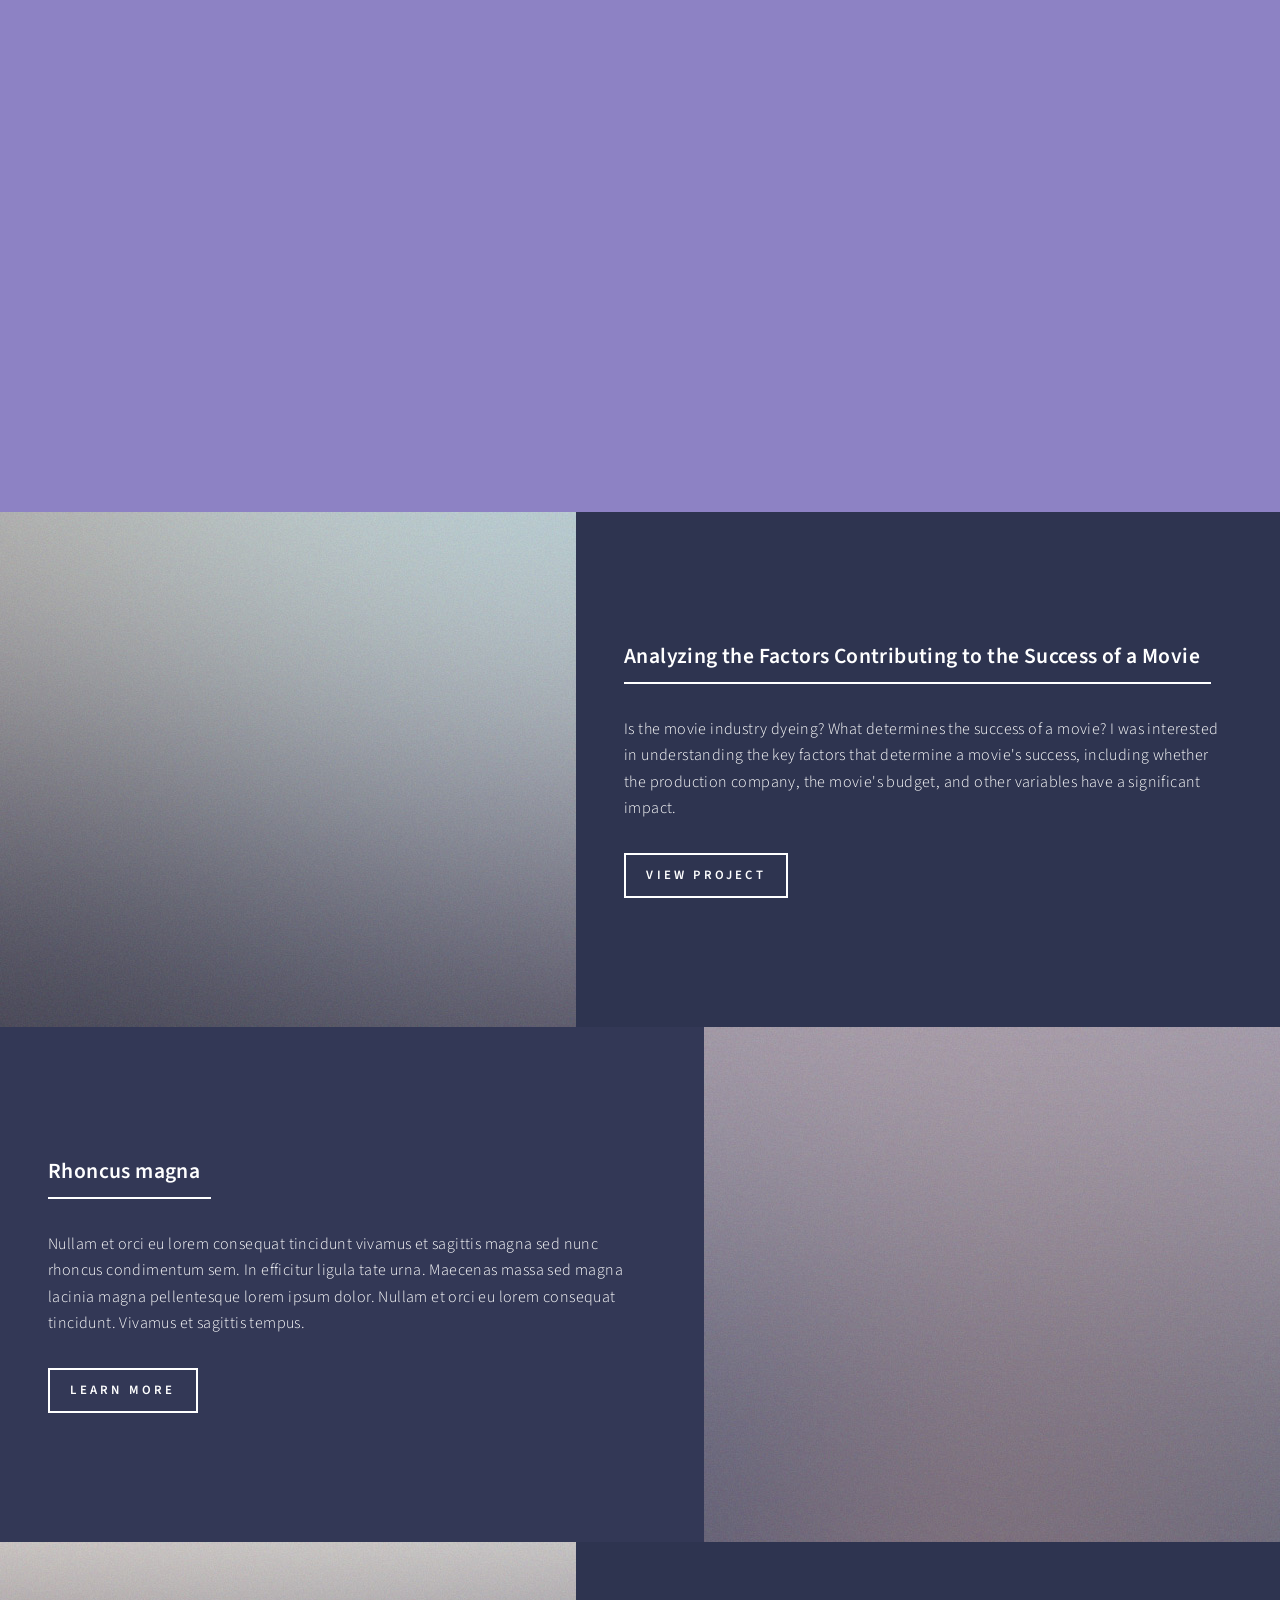
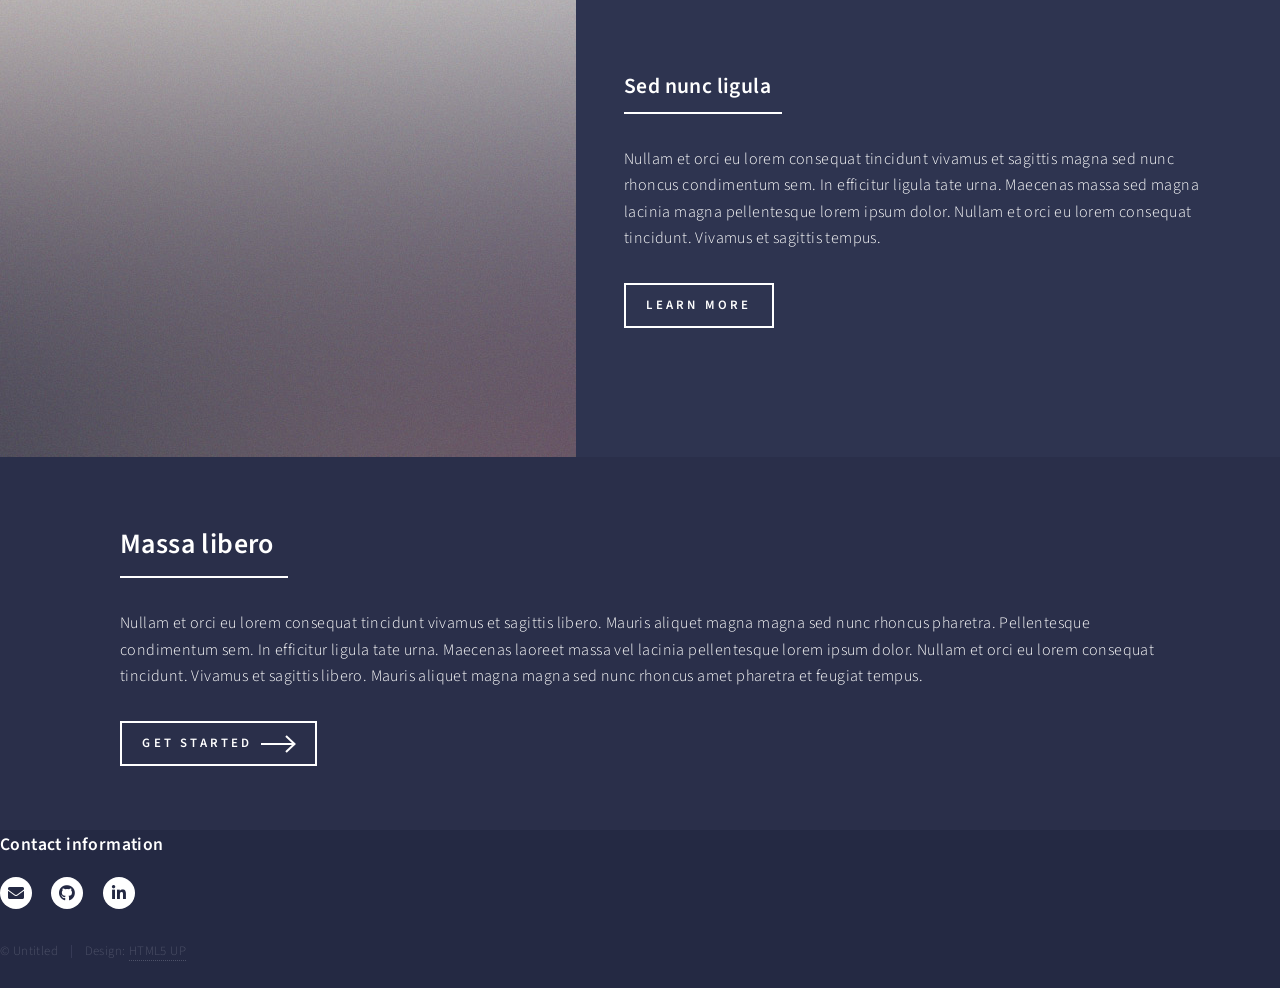
<file: landing.html>
<!DOCTYPE HTML>
<!--
	Forty by HTML5 UP
	html5up.net | @ajlkn
	Free for personal and commercial use under the CCA 3.0 license (html5up.net/license)
-->
<html>
	<head>
		<title>Landing - Forty by HTML5 UP</title>
		<meta charset="utf-8" />
		<meta name="viewport" content="width=device-width, initial-scale=1, user-scalable=no" />
		<link rel="stylesheet" href="assets/css/main.css" />
		<noscript><link rel="stylesheet" href="assets/css/noscript.css" /></noscript>
	</head>
	<body class="is-preload">

		<!-- Wrapper -->
			<div id="wrapper">

				<!-- Header -->
				<!-- Note: The "styleN" class below should match that of the banner element. -->
					<header id="header" class="alt style2">
						<a href="index.html" class="logo"><strong>Data Analyst Portfolio</strong> <span>by Tianna Parris</span></a>
						<nav>
							<a href="#menu">Menu</a>
						</nav>
					</header>

				<!-- Menu -->
				<nav id="menu">
					<ul class="links">
						<li><a href="index.html">Home</a></li>
						<li><a href="about.html">About</a></li>

						 <div class="dropup">
							<button class="dropbtn">Portfolio Projects</button>
							  <div class="dropup-content">
									<a href="python.html">Python</a>
									<a href="#">R</a>
									<a href="sql.html">SQL</a>
									<a href="excel.html">Excel</a>
									<a href="https://public.tableau.com/app/profile/tianna.parris" target="_blank" class="link">Tableau</a>
									<a href="#">Power BI</a>
							</div>
						 </div>							
				</nav>


				<!-- Banner -->
				<!-- Note: The "styleN" class below should match that of the header element. -->
					<section id="banner" class="style2">
						<div class="inner">
							<span class="image">
								<img src="images/pic07.jpg" alt="" />
							</span>
							<header class="major">
								<h1>Data Analysis using Python</h1>
							</header>
							<div class="content">
								<p>Lorem ipsum dolor sit amet nullam consequat<br />
								sed veroeros. tempus adipiscing nulla.</p>
							</div>
						</div>
					</section>

				<!-- Main -->
					<div id="main">

						<!-- One -->
							<!--<section id="one">
								<div class="inner">
									<header class="major">
										<h2>Sed amet aliquam</h2>
									</header>
									<p>Nullam et orci eu lorem consequat tincidunt vivamus et sagittis magna sed nunc rhoncus condimentum sem. In efficitur ligula tate urna. Maecenas massa vel lacinia pellentesque lorem ipsum dolor. Nullam et orci eu lorem consequat tincidunt. Vivamus et sagittis libero. Nullam et orci eu lorem consequat tincidunt vivamus et sagittis magna sed nunc rhoncus condimentum sem. In efficitur ligula tate urna.</p>
								</div>
							</section> -->

						<!-- Two -->
							<section id="two" class="spotlights">
								<section>
									<a href="generic.html" class="image">
										<img src="images/pic08.jpg" alt="" data-position="center center" />
									</a>
									<div class="content">
										<div class="inner">
											<header class="major">
												<h3>Analyzing the Factors Contributing to the Success of a Movie</h3>
											</header>
											<p>Is the movie industry dyeing? What determines the success of a movie? I was interested in understanding the key factors that determine a movie's success, including whether the production company, the movie's budget, and other variables have a significant impact.</p>
											<ul class="actions">
												<li><a href="generic.html" class="button">View Project</a></li>
											</ul>
										</div>
									</div>
								</section>
								<section>
									<a href="generic.html" class="image">
										<img src="images/pic09.jpg" alt="" data-position="top center" />
									</a>
									<div class="content">
										<div class="inner">
											<header class="major">
												<h3>Rhoncus magna</h3>
											</header>
											<p>Nullam et orci eu lorem consequat tincidunt vivamus et sagittis magna sed nunc rhoncus condimentum sem. In efficitur ligula tate urna. Maecenas massa sed magna lacinia magna pellentesque lorem ipsum dolor. Nullam et orci eu lorem consequat tincidunt. Vivamus et sagittis tempus.</p>
											<ul class="actions">
												<li><a href="generic.html" class="button">Learn more</a></li>
											</ul>
										</div>
									</div>
								</section>
								<section>
									<a href="generic.html" class="image">
										<img src="images/pic10.jpg" alt="" data-position="25% 25%" />
									</a>
									<div class="content">
										<div class="inner">
											<header class="major">
												<h3>Sed nunc ligula</h3>
											</header>
											<p>Nullam et orci eu lorem consequat tincidunt vivamus et sagittis magna sed nunc rhoncus condimentum sem. In efficitur ligula tate urna. Maecenas massa sed magna lacinia magna pellentesque lorem ipsum dolor. Nullam et orci eu lorem consequat tincidunt. Vivamus et sagittis tempus.</p>
											<ul class="actions">
												<li><a href="generic.html" class="button">Learn more</a></li>
											</ul>
										</div>
									</div>
								</section>
							</section>

						<!-- Three -->
							<section id="three">
								<div class="inner">
									<header class="major">
										<h2>Massa libero</h2>
									</header>
									<p>Nullam et orci eu lorem consequat tincidunt vivamus et sagittis libero. Mauris aliquet magna magna sed nunc rhoncus pharetra. Pellentesque condimentum sem. In efficitur ligula tate urna. Maecenas laoreet massa vel lacinia pellentesque lorem ipsum dolor. Nullam et orci eu lorem consequat tincidunt. Vivamus et sagittis libero. Mauris aliquet magna magna sed nunc rhoncus amet pharetra et feugiat tempus.</p>
									<ul class="actions">
										<li><a href="generic.html" class="button next">Get Started</a></li>
									</ul>
								</div>
							</section>

					</div>

					<section class="split">
						<section>
							<h4>Contact information</h4>															
						</section>
					</section>
				</div>
			</section>

		<!-- Footer -->
			<footer id="footer">
				<div class="inner">
					<ul class="icons">
						<li><a href="mailto:parristianna@yahoo.com" target="_blank" class="icon solid alt fa-envelope"><span class="label">Twitter</span></a></li>
						<li><a href="https://github.com/tiannaparris" target="_blank" class="icon brands alt fa-github"><span class="label">GitHub</span></a></li>
						<li><a href="https://www.linkedin.com/in/tianna-parris-9b6823176/" target="_blank" class="icon brands alt fa-linkedin-in"><span class="label">LinkedIn</span></a></li>
					</ul>
					<ul class="copyright">
						<li>&copy; Untitled</li><li>Design: <a href="https://html5up.net">HTML5 UP</a></li>
					</ul>
				</div>
			</footer>

			</div>

		<!-- Scripts -->
			<script src="assets/js/jquery.min.js"></script>
			<script src="assets/js/jquery.scrolly.min.js"></script>
			<script src="assets/js/jquery.scrollex.min.js"></script>
			<script src="assets/js/browser.min.js"></script>
			<script src="assets/js/breakpoints.min.js"></script>
			<script src="assets/js/util.js"></script>
			<script src="assets/js/main.js"></script>

	</body>
</html>
</file>
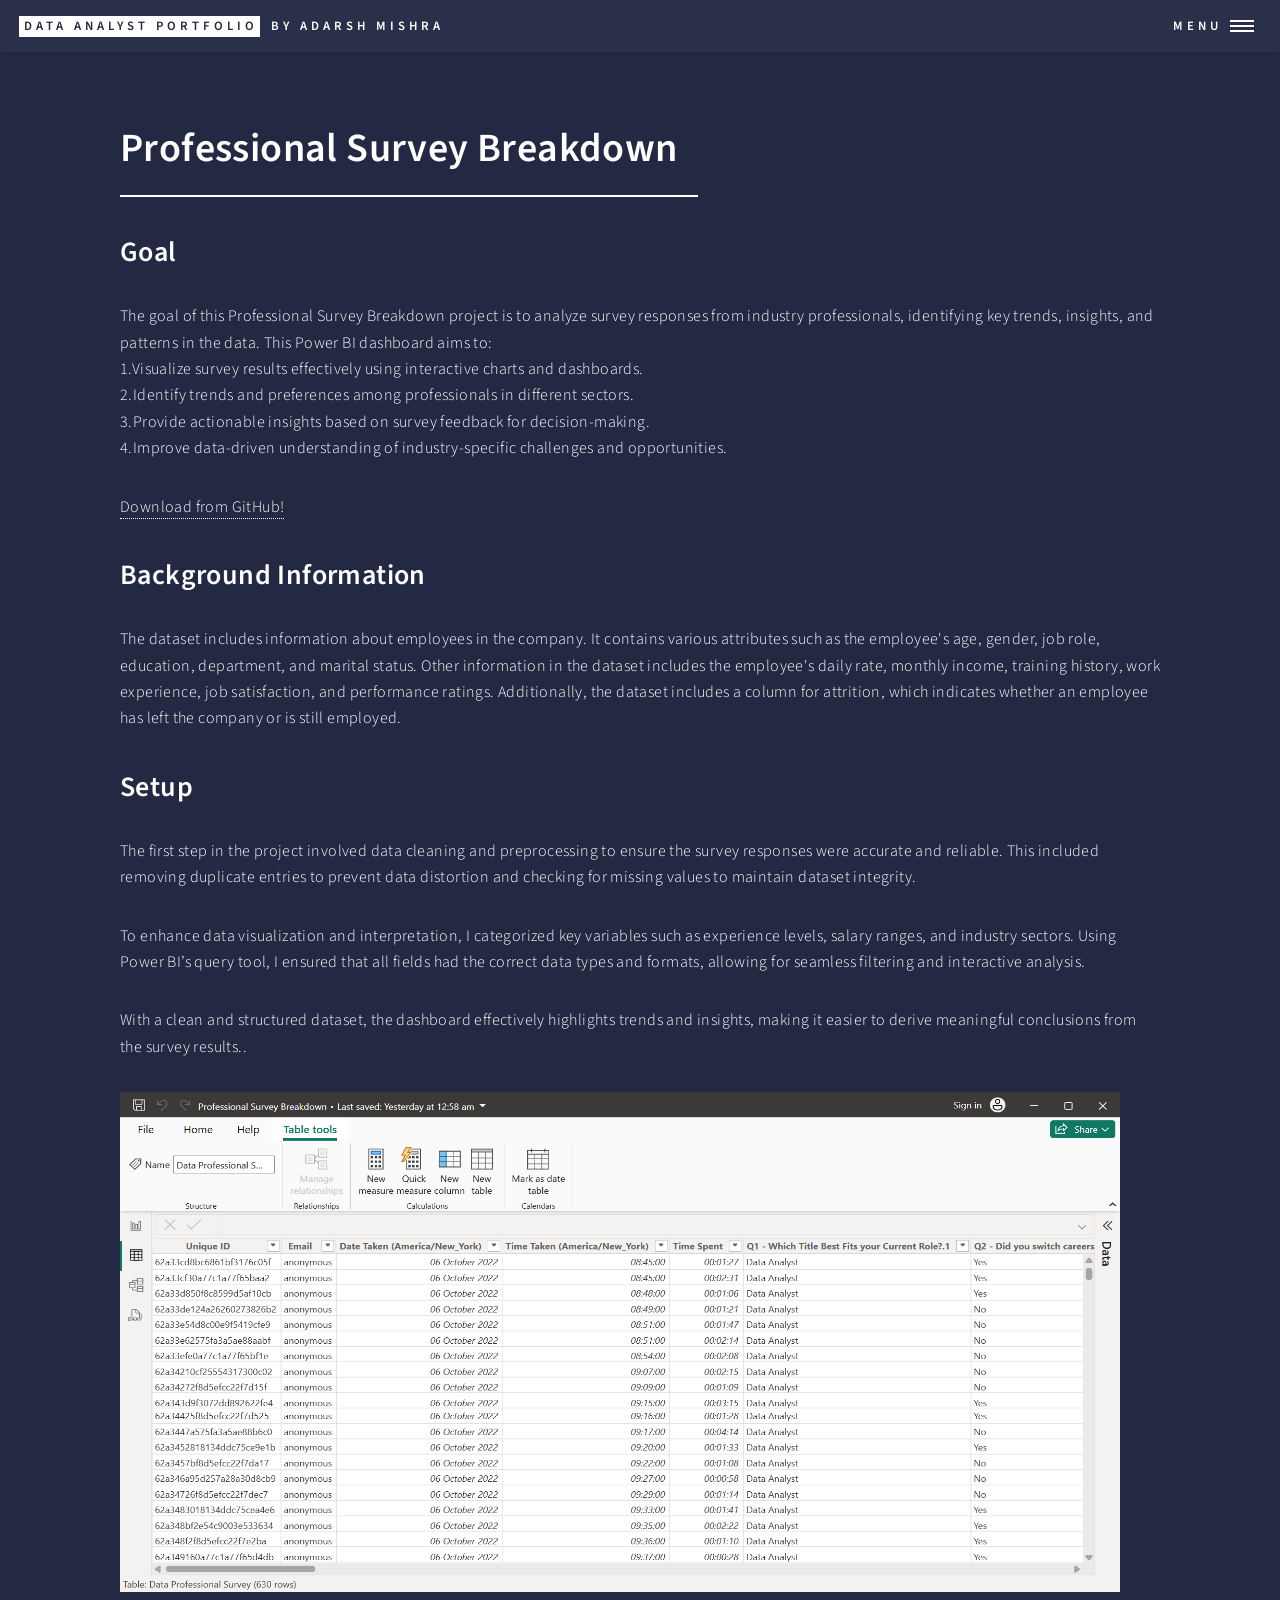
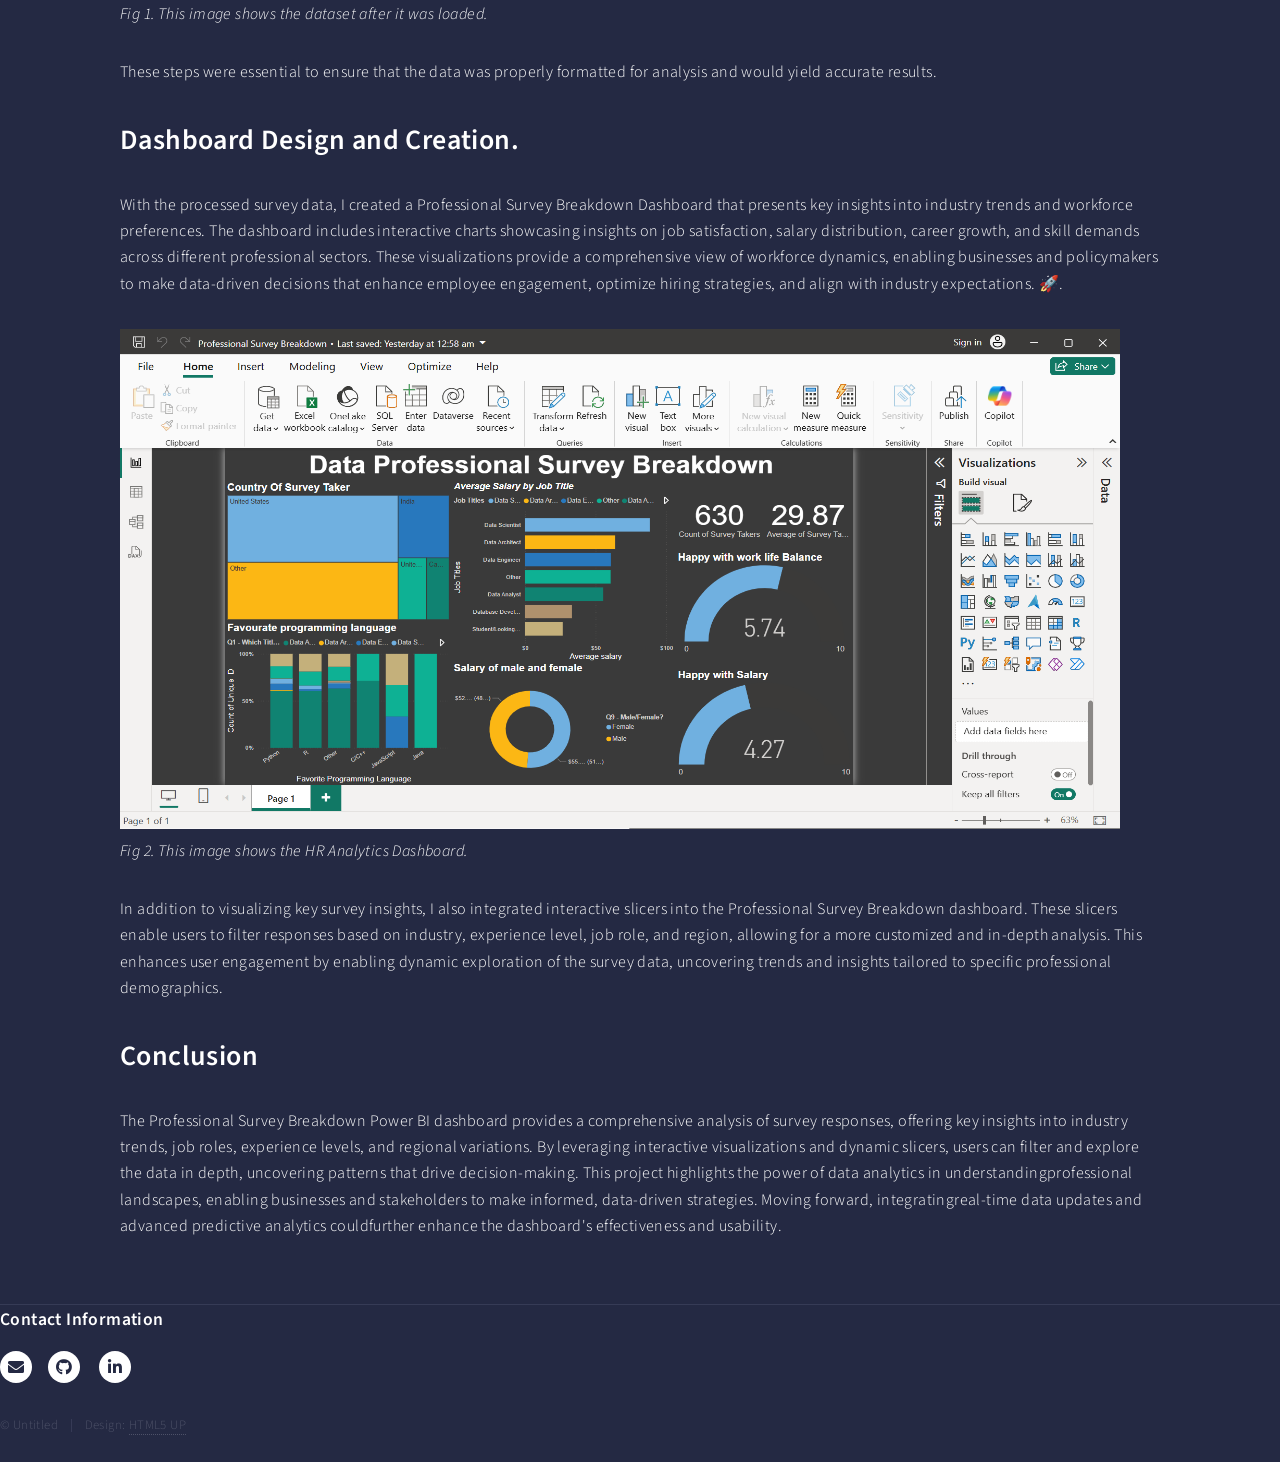
<file: powerbi.html>
<!DOCTYPE HTML>
<!--
	Forty by HTML5 UP
	html5up.net | @ajlkn
	Free for personal and commercial use under the CCA 3.0 license (html5up.net/license)
-->
<html>
	<head>
		<title>Professional Survey Breakdown</title>
		<meta charset="utf-8" />
		<meta name="viewport" content="width=device-width, initial-scale=1, user-scalable=no" />
		<link rel="stylesheet" href="assets/css/main.css" />
		<noscript><link rel="stylesheet" href="assets/css/noscript.css" /></noscript>
	</head>
	<body class="is-preload">

		<!-- Wrapper -->
			<div id="wrapper">

				<!-- Header -->
					<header id="header">
						<a href="index.html" class="logo"><strong>Data Analyst Portfolio</strong> <span>by Adarsh Mishra</span></a>
						<nav>
							<a href="#menu">Menu</a>
						</nav>
					</header>

				<!-- Menu -->
				<nav id="menu">
					<ul class="links">
						<li><a href="index.html">Home</a></li>
						<li><a href="about.html">About</a></li>
						<li><a href="#footer">Contact</a></li>
						 <div class="dropup">
							<button class="dropbtn">Portfolio Projects</button>
							  <div class="dropup-content">
									<a href="python.html">Python</a>
									<a href="sql.html">SQL</a>
									<a href="excel.html">Excel</a>
									<a href="powerbi.html">Power BI</a>
							</div>
						 </div>	
					</ul>						
				</nav>


				<!-- Main -->
					<div id="main" class="alt">
						

						<!-- One -->
							<section id="one">
								<div class="inner">
									<header class="major">
										<h1>Professional Survey Breakdown</h1>
									</header>
									<!--<span class="image main"><img src="images/pic11.jpg" alt="" /></span> -->
									<h2>Goal</h2>
									<p>The goal of this Professional Survey Breakdown project is to analyze survey responses from industry professionals, identifying key trends, insights, and patterns in the data. This Power BI dashboard aims to:
										<br>
										1.Visualize survey results effectively using interactive charts and dashboards.
										<br>
										2.Identify trends and preferences among professionals in different sectors.
										<br>
										3.Provide actionable insights based on survey feedback for decision-making.
										<br>
										4.Improve data-driven understanding of industry-specific challenges and opportunities.</p>
									<a href="https://github.com/adarshhh04/Portfolio-Projects/blob/main/powerBi/Professional%20Survey%20Breakdown.pbix" target="_blank">Download from GitHub!</a>
									<p></p>

									<h2>Background Information</h2>
									<p>The dataset includes information about employees in the company. It contains various attributes such as the employee's age, gender, job role, education, department, and marital status. Other information in the dataset includes the employee's daily rate, monthly income, training history, work experience, job satisfaction, and performance ratings. Additionally, the dataset includes a column for attrition, which indicates whether an employee has left the company or is still employed.</p>
									
									<p></p>


									<h2>Setup</h2>
									<p>The first step in the project involved data cleaning and preprocessing to ensure the survey responses were accurate and reliable. This included removing duplicate entries to prevent data distortion and checking for missing values to maintain dataset integrity.</p>

										<p>To enhance data visualization and interpretation, I categorized key variables such as experience levels, salary ranges, and industry sectors. Using Power BI’s query tool, I ensured that all fields had the correct data types and formats, allowing for seamless filtering and interactive analysis.</p>
										
										<p>With a clean and structured dataset, the dashboard effectively highlights trends and insights, making it easier to derive meaningful conclusions from the survey results..</p>
									</p>
									<img src="images\powerbitransform.png" alt="Data after transformation" style="width:1000px;height:500px;" data-position="center center" />
									<p><i>Fig 1. This image shows the dataset after it was loaded.</i></p>
									<p>These steps were essential to ensure that the data was properly formatted for analysis and would yield accurate results.</p>
									
									<h2>Dashboard Design and Creation.</h2>
									<p>With the processed survey data, I created a Professional Survey Breakdown Dashboard that presents key insights into industry trends and workforce preferences. The dashboard includes interactive charts showcasing insights on job satisfaction, salary distribution, career growth, and skill demands across different professional sectors. These visualizations provide a comprehensive view of workforce dynamics, enabling businesses and policymakers to make data-driven decisions that enhance employee engagement, optimize hiring strategies, and align with industry expectations. 🚀.</p>
									
									
									<img src="images\powerbidash.png" alt="HR Analytics Dashboard" style="width:1000px;height:500px;" data-position="center center" />
									<p><i>Fig 2. This image shows the HR Analytics Dashboard.</i></p>

									<p>In addition to visualizing key survey insights, I also integrated interactive slicers into the Professional Survey Breakdown dashboard. These slicers enable users to filter responses based on industry, experience level, job role, and region, allowing for a more customized and in-depth analysis. This enhances user engagement by enabling dynamic exploration of the survey data, uncovering trends and insights tailored to specific professional demographics.</p>

									<h2>Conclusion</h2>
									<p>The Professional Survey Breakdown Power BI dashboard provides a comprehensive analysis of survey responses, offering key insights into industry trends, job roles, experience levels, and regional variations. By leveraging interactive visualizations and dynamic slicers, users can filter and explore the data in depth, uncovering patterns that drive decision-making.
									This project highlights the power of data analytics in understandingprofessional landscapes, enabling businesses and stakeholders to make informed, data-driven strategies. Moving forward, integratingreal-time data updates and advanced predictive analytics couldfurther enhance the dashboard's effectiveness and usability.</p>

									
								</div>
							</section>
                        
					</div>

				<!-- Contact -->
					<!--<section id="contact">
						<div class="inner">
							<section>
								<form method="post" action="#">
									<div class="fields">
										<div class="field half">
											<label for="name">Name</label>
											<input type="text" name="name" id="name" />
										</div>
										<div class="field half">
											<label for="email">Email</label>
											<input type="text" name="email" id="email" />
										</div>
										<div class="field">
											<label for="message">Message</label>
											<textarea name="message" id="message" rows="6"></textarea>
										</div>
									</div>
									<ul class="actions">
										<li><input type="submit" value="Send Message" class="primary" /></li>
										<li><input type="reset" value="Clear" /></li>
									</ul>
								</form>
							</section>
							<section class="split">
								<section>
									<div class="contact-method">
										<span class="icon solid alt fa-envelope"></span>
										<h3>Email</h3>
										<a href="#">information@untitled.tld</a>
									</div>
								</section>
								<section>
									<div class="contact-method">
										<span class="icon solid alt fa-phone"></span>
										<h3>Phone</h3>
										<span>(000) 000-0000 x12387</span>
									</div>
								</section>
								<section>
									<div class="contact-method">
										<span class="icon solid alt fa-home"></span>
										<h3>Address</h3>
										<span>1234 Somewhere Road #5432<br />
										Nashville, TN 00000<br />
										United States of America</span>
									</div>
								</section>
							</section>-->
						</div>
					</section>

				<!-- Footer -->
				<section class="split">
					<section>
						<h4>Contact Information</h4>															
					</section>
				</section>
			</div>
									<!-- Footer -->
									<footer id="footer">
										<div class="inner">
											<ul class="icons">
												<li><a href="mailto:adarshmishra1830@gmail.com" target="_blank" class="icon solid alt fa-envelope">
												<li><a href="https://github.com/adarshhh04" target="_blank" class="icon brands alt fa-github"><span class="label">GitHub</span></a></li>
												<li><a href="https://www.linkedin.com/in/adarsh-mishra-112326262/" target="_blank" class="icon brands alt fa-linkedin-in"><span class="label">LinkedIn</span></a></li>
											</ul>
											<ul class="copyright">
												<li>&copy; Untitled</li><li>Design: <a href="https://html5up.net">HTML5 UP</a></li>
											</ul>
										</div>
									</footer>

			</div>

		<!-- Scripts -->
			<script src="assets/js/jquery.min.js"></script>
			<script src="assets/js/jquery.scrolly.min.js"></script>
			<script src="assets/js/jquery.scrollex.min.js"></script>
			<script src="assets/js/browser.min.js"></script>
			<script src="assets/js/breakpoints.min.js"></script>
			<script src="assets/js/util.js"></script>
			<script src="assets/js/main.js"></script>

	</body>
</html>
</file>
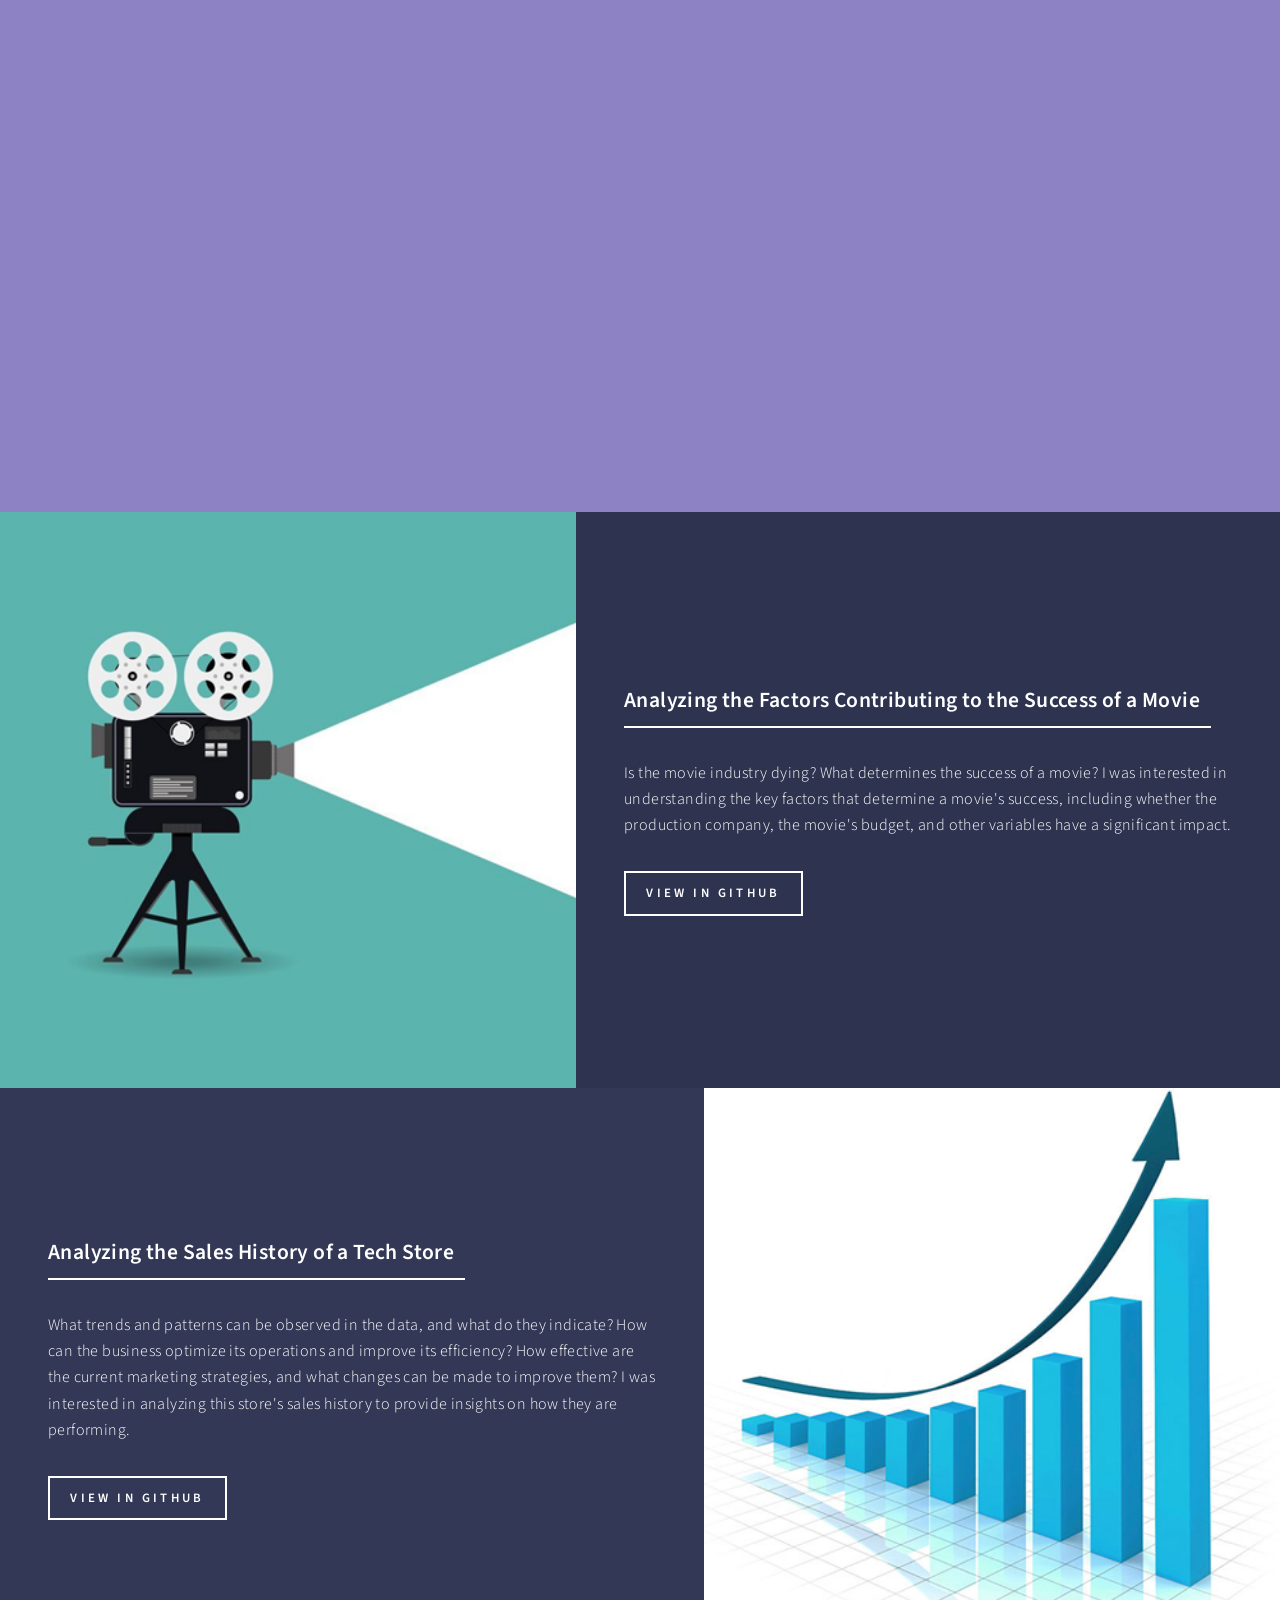
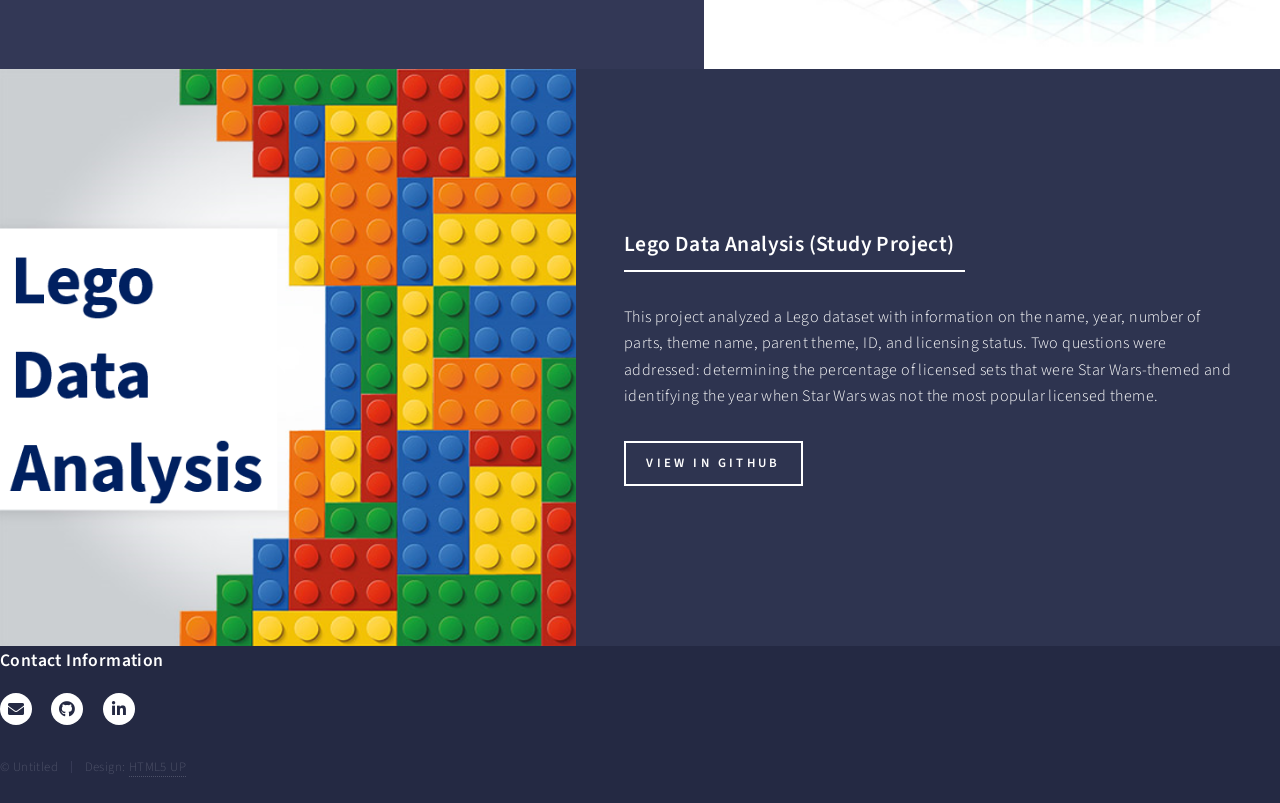
<file: python.html>
<!DOCTYPE HTML>
<!--
	Forty by HTML5 UP
	html5up.net | @ajlkn
	Free for personal and commercial use under the CCA 3.0 license (html5up.net/license)
-->
<html>
	<head>
		<title>Python - Data Analysis</title>
		<meta charset="utf-8" />
		<meta name="viewport" content="width=device-width, initial-scale=1, user-scalable=no" />
		<link rel="stylesheet" href="assets/css/main.css" />
		<noscript><link rel="stylesheet" href="assets/css/noscript.css" /></noscript>
	</head>
	<body class="is-preload">

		<!-- Wrapper -->
			<div id="wrapper">

				<!-- Header -->
				<!-- Note: The "styleN" class below should match that of the banner element. -->
					<header id="header" class="alt style2">
						<a href="index.html" class="logo"><strong>Data Analyst Portfolio</strong> <span>by Tianna Parris</span></a>
						<nav>
							<a href="#menu">Menu</a>
						</nav>
					</header>

				<!-- Menu -->
				<nav id="menu">
					<ul class="links">
						<li><a href="index.html">Home</a></li>
						<li><a href="about.html">About</a></li>
						<li><a href="#footer">Contact</a></li>
						 <div class="dropup">
							<button class="dropbtn">Portfolio Projects</button>
							  <div class="dropup-content">
									<a href="python.html">Python</a>
									<a href="r.html">R</a>
									<a href="sql.html">SQL</a>
									<a href="excel.html">Excel</a>
									<a href="https://public.tableau.com/app/profile/tianna.parris" target="_blank" class="link">Tableau</a>
									<a href="powerbi.html">Power BI</a>
							</div>
						 </div>							
				</nav>


				<!-- Banner -->
				<!-- Note: The "styleN" class below should match that of the header element. -->
					<section id="banner" class="style2">
						<div class="inner">
							<span class="image">
								<img src="images/pic07.jpg" alt="" />
							</span>
							<header class="major">
								<h1>Data Analysis using Python</h1>
							</header>
							<div class="content">
								<p>THESE PROJECTS DEMONSTRATE MY PROFICIENCY IN PYTHON, INCLUDING MY ABILITY TO WORK WITH COMPLEX DATA SETS. <br>THEY SHOWCASE MY SKILLS IN DATA EXPLORATION, STATISTICS, AND DATA VISUALIZATION, EMPLOYING NUMPY, SCIPY, PANDAS, SEABORN, AND MATPLOTLIB TO ACCOMPLISH THESE TASKS.</p>
							</div>
						</div>
					</section>

				<!-- Main -->
					<div id="main">

						<!-- One -->
							<!--<section id="one">
								<div class="inner">
									<header class="major">
										<h2>Sed amet aliquam</h2>
									</header>
									<p>Nullam et orci eu lorem consequat tincidunt vivamus et sagittis magna sed nunc rhoncus condimentum sem. In efficitur ligula tate urna. Maecenas massa vel lacinia pellentesque lorem ipsum dolor. Nullam et orci eu lorem consequat tincidunt. Vivamus et sagittis libero. Nullam et orci eu lorem consequat tincidunt vivamus et sagittis magna sed nunc rhoncus condimentum sem. In efficitur ligula tate urna.</p>
								</div>
							</section> -->

						<!-- Two -->
							<section id="two" class="spotlights">
								<section>
									<a href="https://github.com/tiannaparris/PortfolioProjects/blob/main/Analyzing%20the%20Factors%20Contributing%20to%20the%20Success%20of%20a%20Movie.ipynb" target="_blank" class="image">
										<img src="images/pythonmovie.png" alt="" data-position="center center" />
									</a>
									<div class="content">
										<div class="inner">
											<header class="major">
												<h3>Analyzing the Factors Contributing to the Success of a Movie</h3>
											</header>
											<p>Is the movie industry dying? What determines the success of a movie? I was interested in understanding the key factors that determine a movie's success, including whether the production company, the movie's budget, and other variables have a significant impact.</p>
											<ul class="actions">
												<li><a href="https://github.com/tiannaparris/PortfolioProjects/blob/main/Analyzing%20the%20Factors%20Contributing%20to%20the%20Success%20of%20a%20Movie.ipynb" target="_blank" class="button">View in GitHub</a></li>
											</ul>
										</div>
									</div>
								</section>
								<section>
									<a href="https://github.com/tiannaparris/PortfolioProjects/blob/main/Tech%20Store%20Sales%20Analysis.ipynb" target="_blank" class="image">
										<img src="images/pythontechstore.png" alt="" data-position="top center" />
									</a>
									<div class="content">
										<div class="inner">
											<header class="major">
												<h3>Analyzing the Sales History of a Tech Store</h3>
											</header>
											<p>What trends and patterns can be observed in the data, and what do they indicate? How can the business optimize its operations and improve its efficiency? How effective are the current marketing strategies, and what changes can be made to improve them? I was interested in analyzing this store's sales history to provide insights on how they are performing.</p>
											<ul class="actions">
												<li><a href="https://github.com/tiannaparris/PortfolioProjects/blob/main/Tech%20Store%20Sales%20Analysis.ipynb" target="_blank" class="button">View in GitHub</a></li>
											</ul>
										</div>
									</div>
								</section>
								<section>
									<a href="https://github.com/tiannaparris/PortfolioProjects/blob/main/Lego%20Analysis.ipynb" target="_blank" class="image">
										<img src="images/pythonlego.png" alt="" data-position="25% 25%" />
									</a>
									<div class="content">
										<div class="inner">
											<header class="major">
												<h3>Lego Data Analysis (Study Project)</h3>
											</header>
											<p>This project analyzed a Lego dataset with information on the name, year, number of parts, theme name, parent theme, ID, and licensing status. Two questions were addressed: determining the percentage of licensed sets that were Star Wars-themed and identifying the year when Star Wars was not the most popular licensed theme.</p>
											<ul class="actions">
												<li><a href="https://github.com/tiannaparris/PortfolioProjects/blob/main/Lego%20Analysis.ipynb" target="_blank" class="button">View in GitHub</a></li>
											</ul>
										</div>
									</div>
								</section>
							</section>

						<!-- Three -->
							<!--<section id="three">
								<div class="inner">
									<header class="major">
										<h2>Massa libero</h2>
									</header>
									<p>Nullam et orci eu lorem consequat tincidunt vivamus et sagittis libero. Mauris aliquet magna magna sed nunc rhoncus pharetra. Pellentesque condimentum sem. In efficitur ligula tate urna. Maecenas laoreet massa vel lacinia pellentesque lorem ipsum dolor. Nullam et orci eu lorem consequat tincidunt. Vivamus et sagittis libero. Mauris aliquet magna magna sed nunc rhoncus amet pharetra et feugiat tempus.</p>
									<ul class="actions">
										<li><a href="generic.html" class="button next">Get Started</a></li>
									</ul>
								</div>
							</section>-->

					</div>

				
					<section class="split">
						<section>
							<h4>Contact Information</h4>															
						</section>
					</section>
				</div>
			</section>

		<!-- Footer -->
			<footer id="footer">
				<div class="inner">
					<ul class="icons">
						<li><a href="mailto:adarshmishra1830@gmail.com" target="_blank" class="icon solid alt fa-envelope"><span class="label">Twitter</span></a></li>
						<li><a href="https://github.com/adarshhh04" target="_blank" class="icon brands alt fa-github"><span class="label">GitHub</span></a></li>
						<li><a href="www.linkedin.com/in/adarshmishra2004" target="_blank" class="icon brands alt fa-linkedin-in"><span class="label">LinkedIn</span></a></li>
					</ul>
					<ul class="copyright">
						<li>&copy; Untitled</li><li>Design: <a href="https://html5up.net">HTML5 UP</a></li>
					</ul>
				</div>
			</footer>

			</div>

		<!-- Scripts -->
			<script src="assets/js/jquery.min.js"></script>
			<script src="assets/js/jquery.scrolly.min.js"></script>
			<script src="assets/js/jquery.scrollex.min.js"></script>
			<script src="assets/js/browser.min.js"></script>
			<script src="assets/js/breakpoints.min.js"></script>
			<script src="assets/js/util.js"></script>
			<script src="assets/js/main.js"></script>

	</body>
</html>
</file>
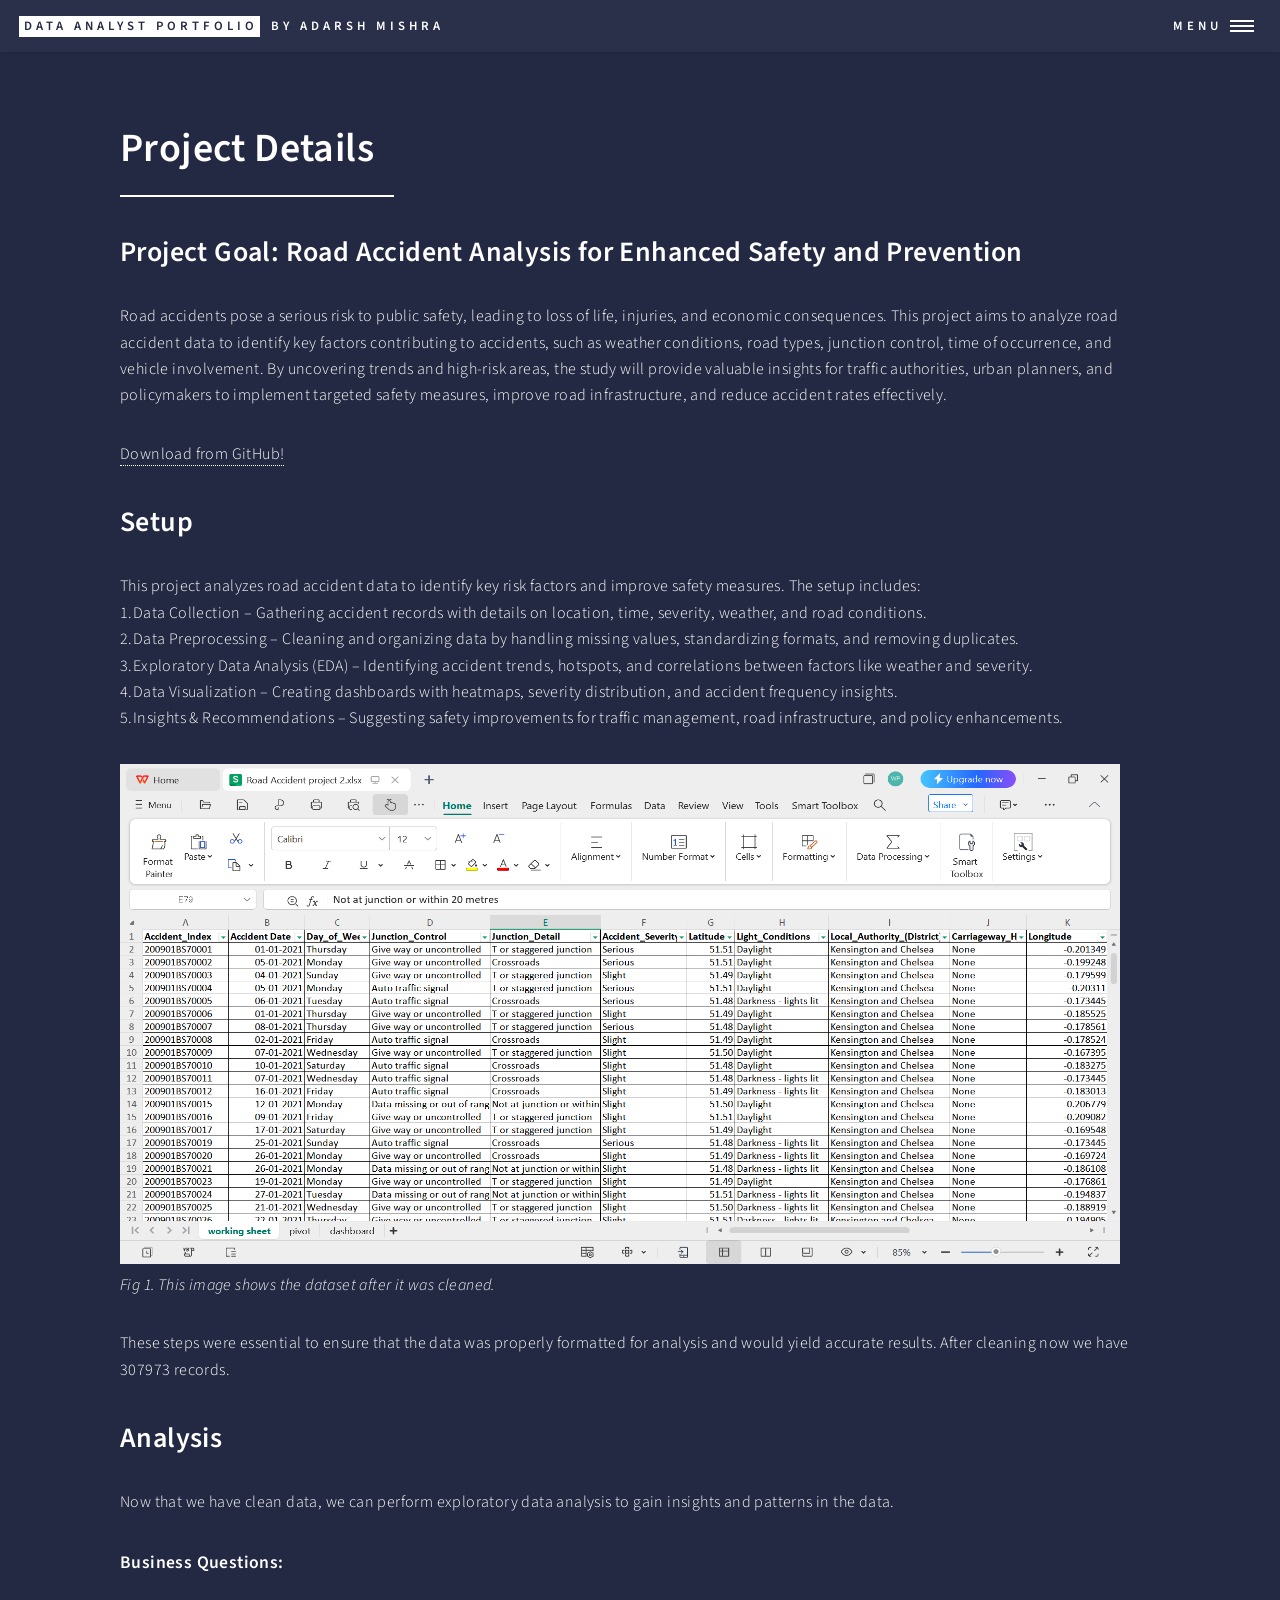
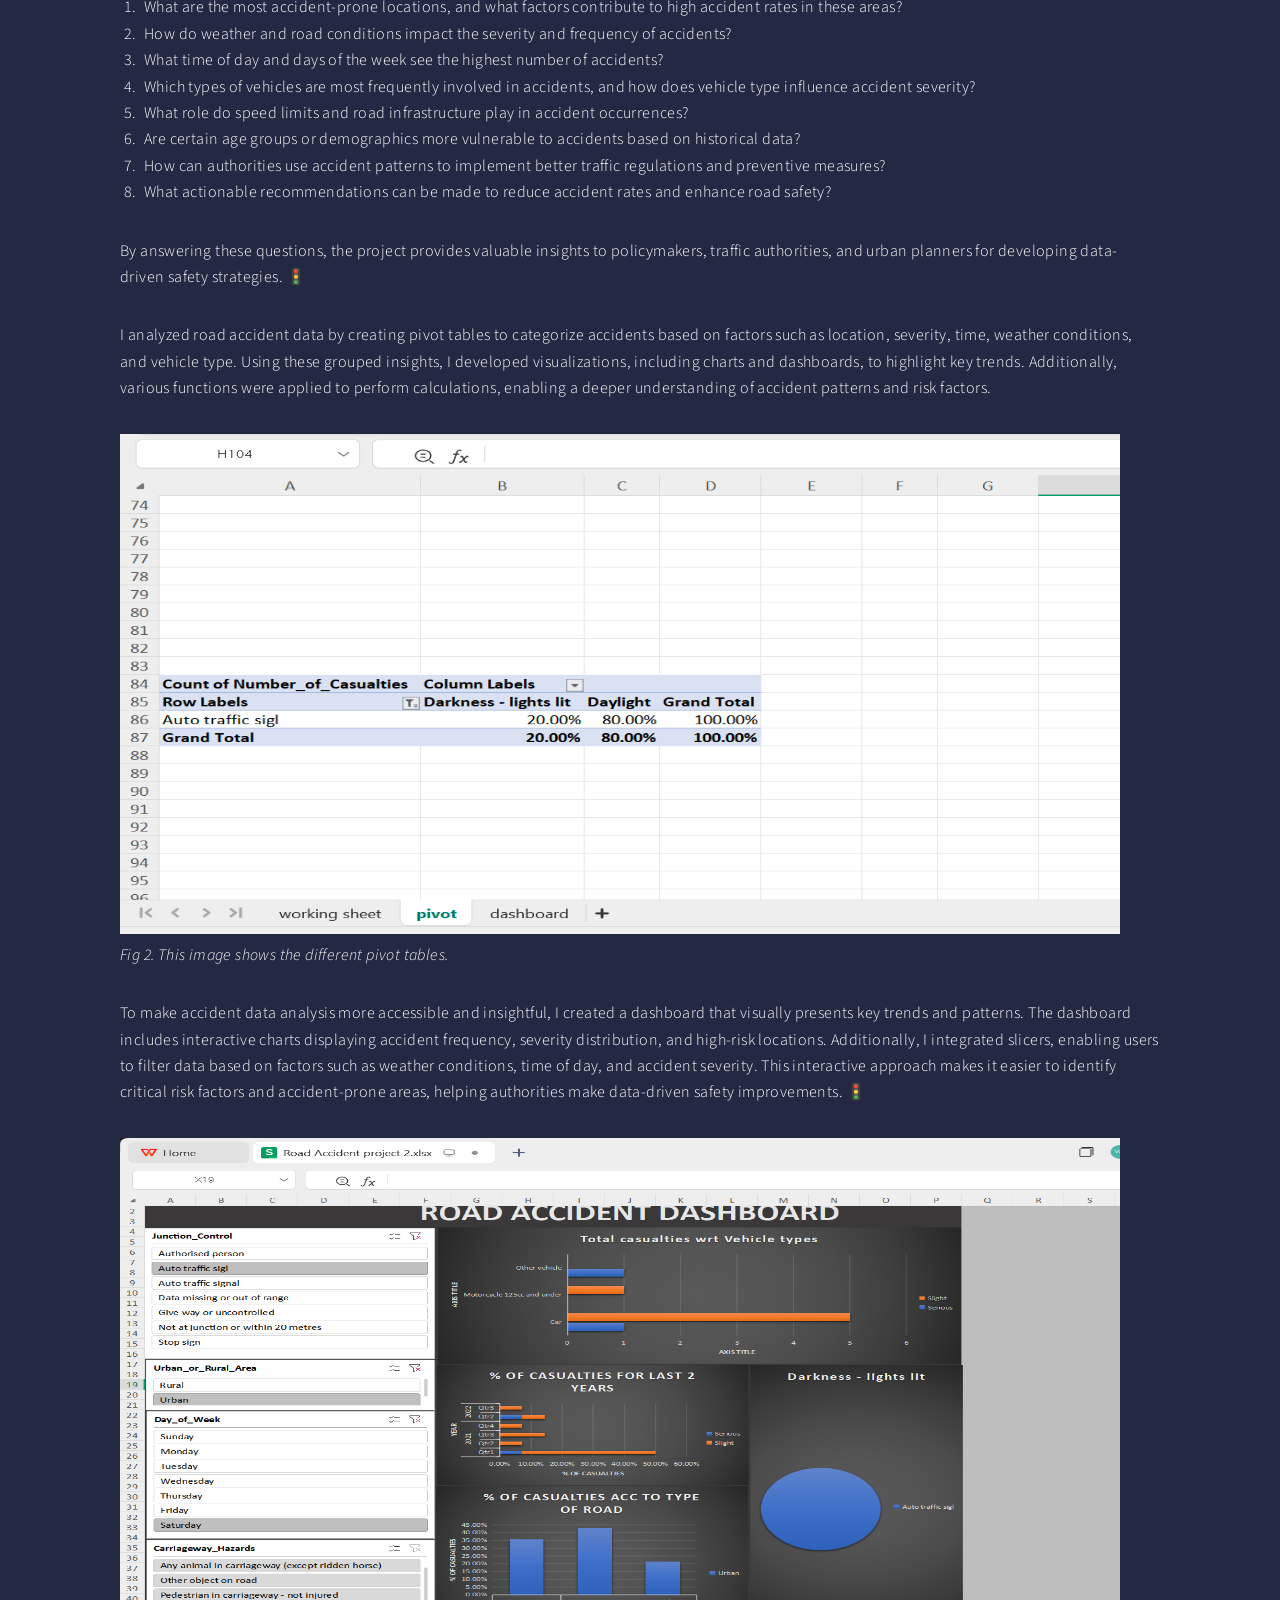
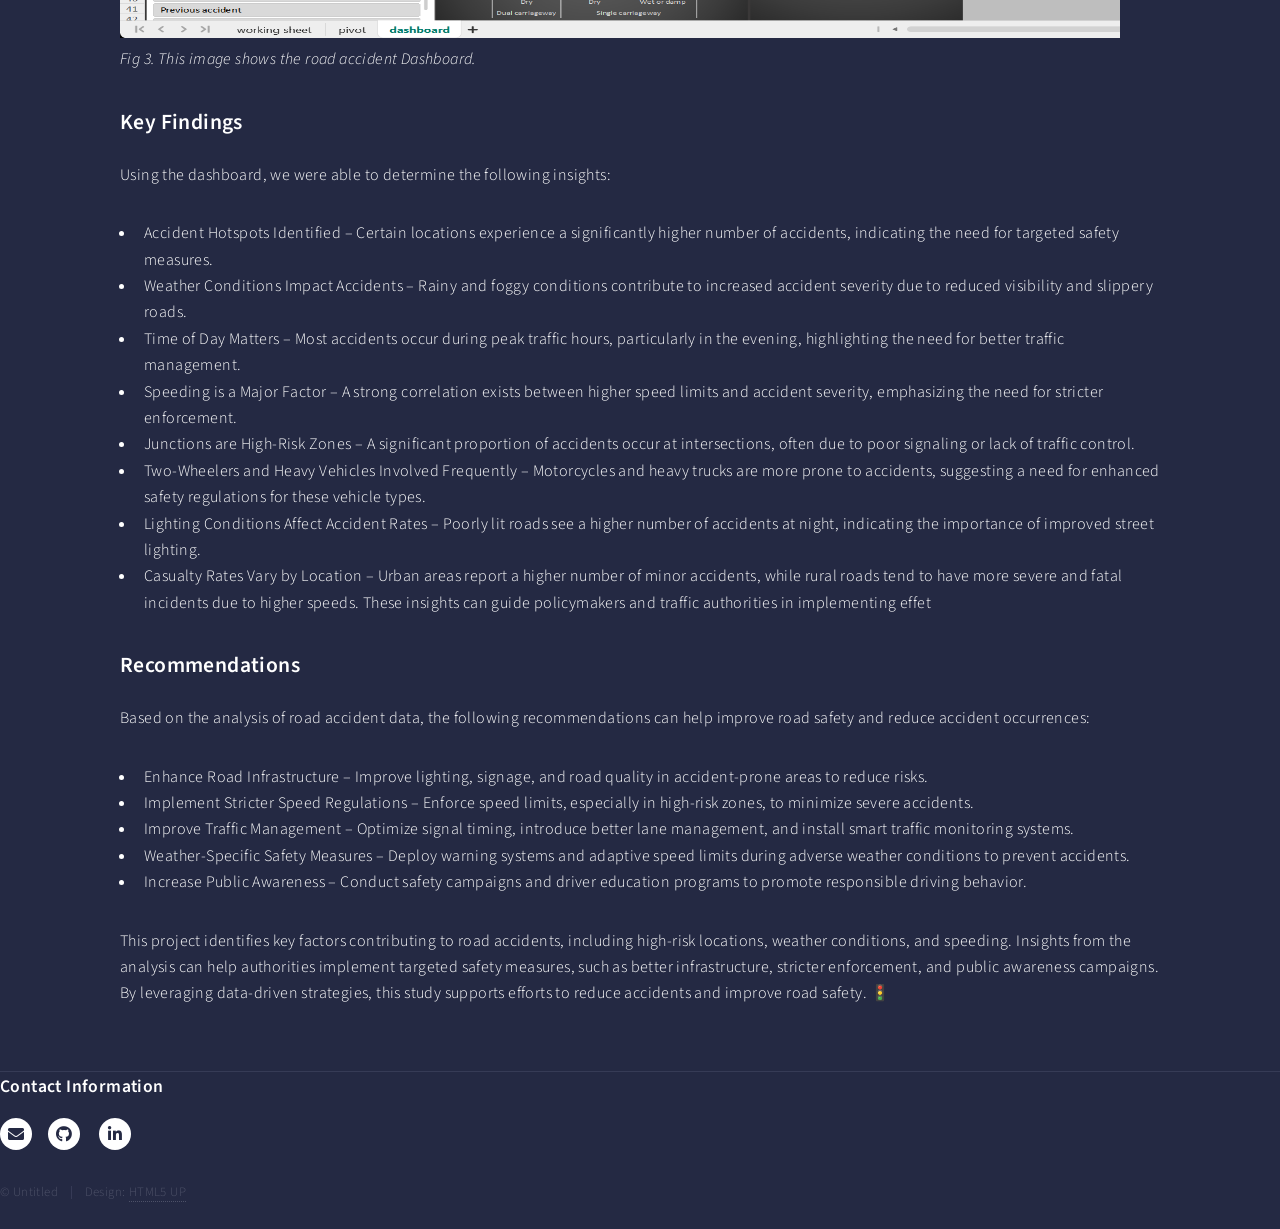
<file: roadaccident.html>
<!DOCTYPE HTML>
<!--
	Forty by HTML5 UP
	html5up.net | @ajlkn
	Free for personal and commercial use under the CCA 3.0 license (html5up.net/license)
-->
<html>
	<head>
		<title>Road Accident Insights - Excel Dashboard</title>
		<meta charset="utf-8" />
		<meta name="viewport" content="width=device-width, initial-scale=1, user-scalable=no" />
		<link rel="stylesheet" href="assets/css/main.css" />
		<noscript><link rel="stylesheet" href="assets/css/noscript.css" /></noscript>
	</head>
	<body class="is-preload">

		<!-- Wrapper -->
			<div id="wrapper">

				<!-- Header -->
					<header id="header">
						<a href="index.html" class="logo"><strong>Data Analyst Portfolio</strong> <span>by Adarsh Mishra</span></a>
						<nav>
							<a href="#menu">Menu</a>
						</nav>
					</header>

				<!-- Menu -->
				<nav id="menu">
					<ul class="links">
						<li><a href="index.html">Home</a></li>
						<li><a href="about.html">About</a></li>
						<li><a href="#footer">Contact</a></li>
						 <div class="dropup">
							<button class="dropbtn">Portfolio Projects</button>
							  <div class="dropup-content">
									<a href="python.html">Python</a>
									<a href="sql.html">SQL</a>
									<a href="excel.html">Excel</a>
									<a href="powerbi.html">Power BI</a>
							</div>
						 </div>	
					</ul>						
				</nav>


				<!-- Main -->
					<div id="main" class="alt">
						

						<!-- One -->
							<section id="one">
								<div class="inner">
									<header class="major">
										<h1>Project Details</h1>
									</header>
									<!--<span class="image main"><img src="images/pic11.jpg" alt="" /></span> -->
									<h2>Project Goal: Road Accident Analysis for Enhanced Safety and Prevention</h2>
									<p>
										Road accidents pose a serious risk to public safety, leading to loss of life, injuries, and economic consequences. This project aims to analyze road accident data to identify key factors contributing to accidents, such as weather conditions, road types, junction control, time of occurrence, and vehicle involvement. By uncovering trends and high-risk areas, the study will provide valuable insights for traffic authorities, urban planners, and policymakers to implement targeted safety measures, improve road infrastructure, and reduce accident rates effectively.
									</p>
									<a href="https://github.com/adarshhh04/Portfolio-Projects/blob/main/excel/Road%20Accident%20project%202.xlsx" target="_blank">Download from GitHub!</a>
									<p></p>

									<h2>Setup</h2>
									<p>This project analyzes road accident data to identify key risk factors and improve safety measures. The setup includes:
										<br>
										1.Data Collection – Gathering accident records with details on location, time, severity, weather, and road conditions.
										<br>
										2.Data Preprocessing – Cleaning and organizing data by handling missing values, standardizing formats, and removing duplicates.
										<br>
										3.Exploratory Data Analysis (EDA) – Identifying accident trends, hotspots, and correlations between factors like weather and severity.
										<br>
										4.Data Visualization – Creating dashboards with heatmaps, severity distribution, and accident frequency insights.
										<br>
										5.Insights & Recommendations – Suggesting safety improvements for traffic management, road infrastructure, and policy enhancements.</p>
									<img src="images\excelbikework1.png" alt="Excel Worksheet after Data Cleaning" style="width:1000px;height:500px;" data-position="center center" />
									<p><i>Fig 1. This image shows the dataset after it was cleaned.</i></p>
									<p>These steps were essential to ensure that the data was properly formatted for analysis and would yield accurate results. After cleaning now we have 307973 records.</p>
									
									<h2>Analysis</h2>
									<p>Now that we have clean data, we can perform exploratory data analysis to gain insights and patterns in the data.</p>
									<h4>Business Questions:</h4>
									<ol>
										<li>What are the most accident-prone locations, and what factors contribute to high accident rates in these areas?</li>
										<li>How do weather and road conditions impact the severity and frequency of accidents?</li>
										<li>What time of day and days of the week see the highest number of accidents?</li>
										<li>Which types of vehicles are most frequently involved in accidents, and how does vehicle type influence accident severity?</li>
										<li>What role do speed limits and road infrastructure play in accident occurrences?</li>
										<li>Are certain age groups or demographics more vulnerable to accidents based on historical data?</li>
										<li>How can authorities use accident patterns to implement better traffic regulations and preventive measures?</li>
										<li>What actionable recommendations can be made to reduce accident rates and enhance road safety?</li>
									</ol>

									<p>By answering these questions, the project provides valuable insights to policymakers, traffic authorities, and urban planners for developing data-driven safety strategies. 🚦</p>

									<p> I analyzed road accident data by creating pivot tables to categorize accidents based on factors such as location, severity, time, weather conditions, and vehicle type. Using these grouped insights, I developed visualizations, including charts and dashboards, to highlight key trends. Additionally, various functions were applied to perform calculations, enabling a deeper understanding of accident patterns and risk factors.</p>
									<img src="images\excelbikepivot.png" alt="Excel Analysis" style="width:1000px;height:500px;" data-position="center center" />
									<p><i>Fig 2. This image shows the different pivot tables.</i></p>

									<p>To make accident data analysis more accessible and insightful, I created a dashboard that visually presents key trends and patterns. The dashboard includes interactive charts displaying accident frequency, severity distribution, and high-risk locations. Additionally, I integrated slicers, enabling users to filter data based on factors such as weather conditions, time of day, and accident severity. This interactive approach makes it easier to identify critical risk factors and accident-prone areas, helping authorities make data-driven safety improvements. 🚦</p>
									<img src="images\excelfinalbikedashboard.png" alt="Excel Sales Dashboard" style="width:1000px;height:500px;" data-position="center center" />
									<p><i>Fig 3. This image shows the road accident Dashboard.</i></p>

									<h3>Key Findings</h3>

									<p>Using the dashboard, we were able to determine the following insights:
									</p>
									<ul>
										<li>Accident Hotspots Identified – Certain locations experience a significantly higher number of accidents, indicating the need for targeted safety measures.</li>
										<li>Weather Conditions Impact Accidents – Rainy and foggy conditions contribute to increased accident severity due to reduced visibility and slippery roads.</li>
										<li>Time of Day Matters – Most accidents occur during peak traffic hours, particularly in the evening, highlighting the need for better traffic management.</li>
										<li>Speeding is a Major Factor – A strong correlation exists between higher speed limits and accident severity, emphasizing the need for stricter enforcement.</li>
										<li>Junctions are High-Risk Zones – A significant proportion of accidents occur at intersections, often due to poor signaling or lack of traffic control.</li>
										<li>Two-Wheelers and Heavy Vehicles Involved Frequently – Motorcycles and heavy trucks are more prone to accidents, suggesting a need for enhanced safety regulations for these vehicle types.</li>
										<li>Lighting Conditions Affect Accident Rates – Poorly lit roads see a higher number of accidents at night, indicating the importance of improved street lighting.</li>										
										<li>Casualty Rates Vary by Location – Urban areas report a higher number of minor accidents, while rural roads tend to have more severe and fatal incidents due to higher speeds.
											These insights can guide policymakers and traffic authorities in implementing effet
										</li>
									  </ul>


									<h3>Recommendations</h3>
									<p>Based on the analysis of road accident data, the following recommendations can help improve road safety and reduce accident occurrences:</p>
									<ul>
										<li>Enhance Road Infrastructure – Improve lighting, signage, and road quality in accident-prone areas to reduce risks.</li>
										<li>Implement Stricter Speed Regulations – Enforce speed limits, especially in high-risk zones, to minimize severe accidents.</li>
										<li>Improve Traffic Management – Optimize signal timing, introduce better lane management, and install smart traffic monitoring systems.</li>
										<li>Weather-Specific Safety Measures – Deploy warning systems and adaptive speed limits during adverse weather conditions to prevent accidents.</li>
										<li>Increase Public Awareness – Conduct safety campaigns and driver education programs to promote responsible driving behavior.</li>
									</ul>

									<p>This project identifies key factors contributing to road accidents, including high-risk locations, weather conditions, and speeding. Insights from the analysis can help authorities implement targeted safety measures, such as better infrastructure, stricter enforcement, and public awareness campaigns. By leveraging data-driven strategies, this study supports efforts to reduce accidents and improve road safety. 🚦</p>
								</div>
							</section>
                        
					</div>

				<!-- Contact -->
					<!--<section id="contact">
						<div class="inner">
							<section>
								<form method="post" action="#">
									<div class="fields">
										<div class="field half">
											<label for="name">Name</label>
											<input type="text" name="name" id="name" />
										</div>
										<div class="field half">
											<label for="email">Email</label>
											<input type="text" name="email" id="email" />
										</div>
										<div class="field">
											<label for="message">Message</label>
											<textarea name="message" id="message" rows="6"></textarea>
										</div>
									</div>
									<ul class="actions">
										<li><input type="submit" value="Send Message" class="primary" /></li>
										<li><input type="reset" value="Clear" /></li>
									</ul>
								</form>
							</section>
							<section class="split">
								<section>
									<div class="contact-method">
										<span class="icon solid alt fa-envelope"></span>
										<h3>Email</h3>
										<a href="#">information@untitled.tld</a>
									</div>
								</section>
								<section>
									<div class="contact-method">
										<span class="icon solid alt fa-phone"></span>
										<h3>Phone</h3>
										<span>(000) 000-0000 x12387</span>
									</div>
								</section>
								<section>
									<div class="contact-method">
										<span class="icon solid alt fa-home"></span>
										<h3>Address</h3>
										<span>1234 Somewhere Road #5432<br />
										Nashville, TN 00000<br />
										United States of America</span>
									</div>
								</section>
							</section>-->
						</div>
					</section>

				<!-- Footer -->
				<section class="split">
					<section>
						<h4>Contact Information</h4>															
					</section>
				</section>
			</div>
									<!-- Footer -->
									<footer id="footer">
										<div class="inner">
											<ul class="icons">
												<li><a href="mailto:adarshmishra1830@gmail.com" target="_blank" class="icon solid alt fa-envelope">
												<li><a href="https://github.com/adarshhh04" target="_blank" class="icon brands alt fa-github"><span class="label">GitHub</span></a></li>
												<li><a href="www.linkedin.com/in/adarshmishra2004" target="_blank" class="icon brands alt fa-linkedin-in"><span class="label">LinkedIn</span></a></li>
											</ul>
											<ul class="copyright">
												<li>&copy; Untitled</li><li>Design: <a href="https://html5up.net">HTML5 UP</a></li>
											</ul>
										</div>
									</footer>
			</div>

		<!-- Scripts -->
			<script src="assets/js/jquery.min.js"></script>
			<script src="assets/js/jquery.scrolly.min.js"></script>
			<script src="assets/js/jquery.scrollex.min.js"></script>
			<script src="assets/js/browser.min.js"></script>
			<script src="assets/js/breakpoints.min.js"></script>
			<script src="assets/js/util.js"></script>
			<script src="assets/js/main.js"></script>

	</body>
</html>
</file>
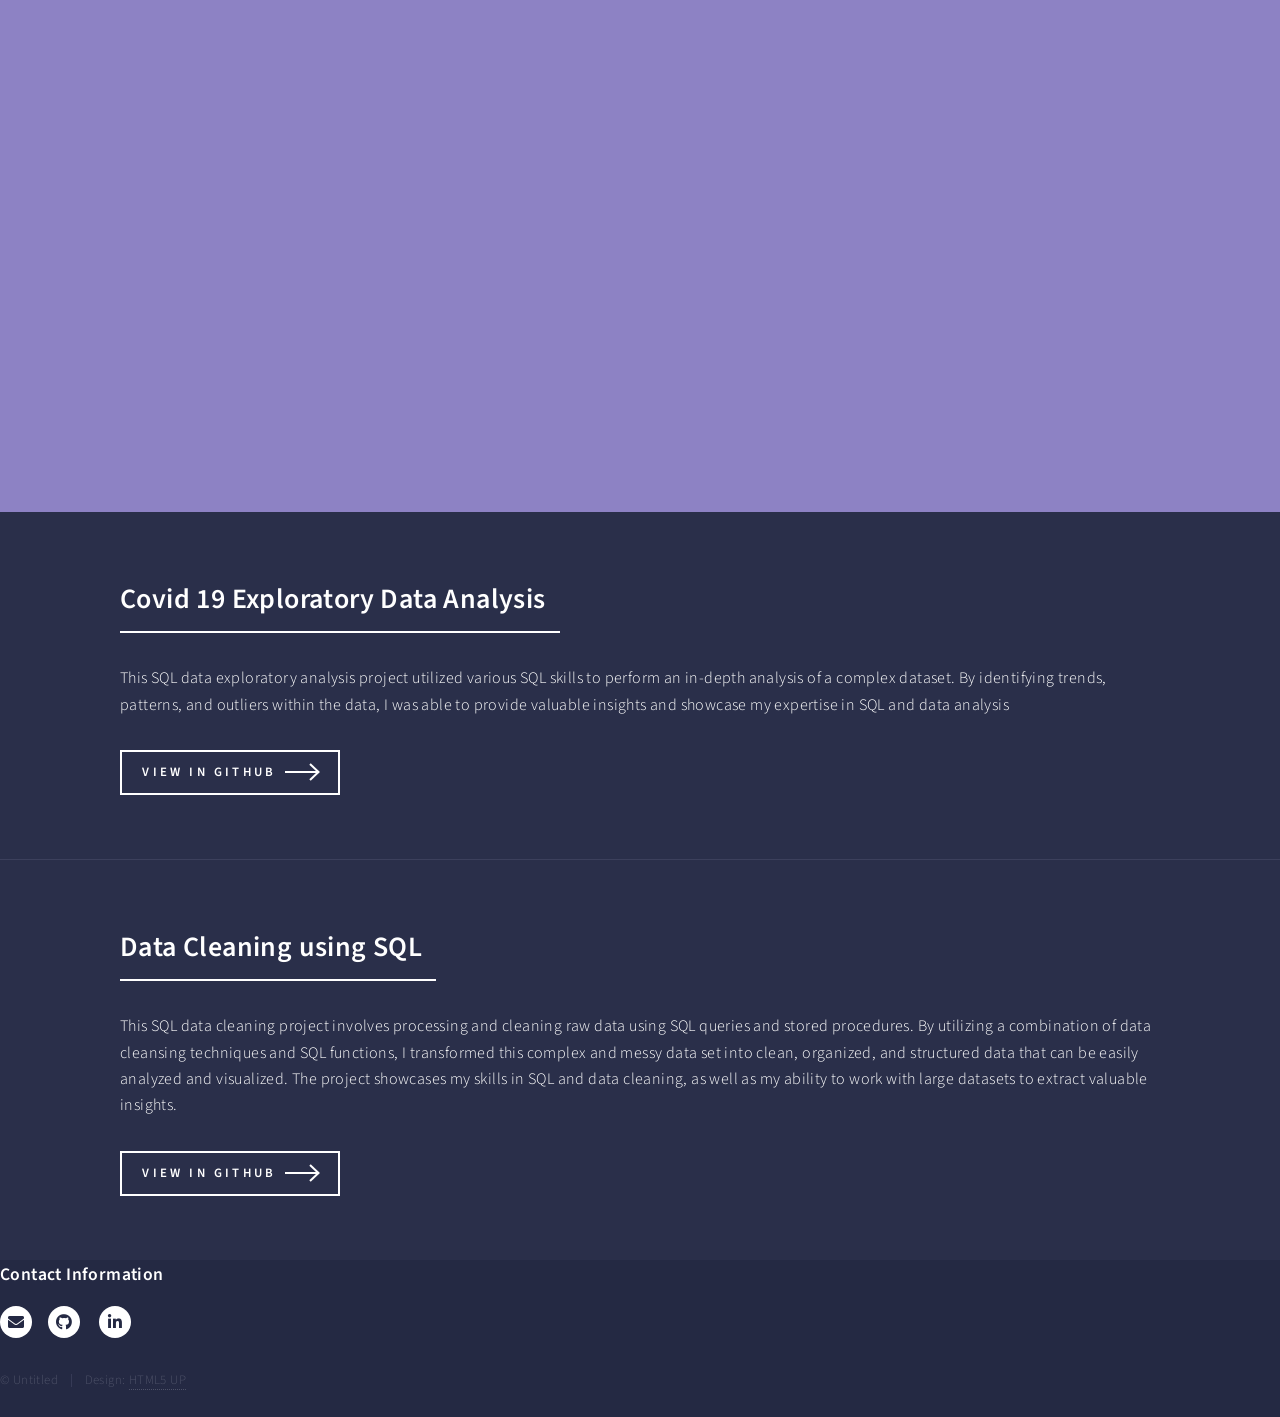
<file: sql.html>
<!DOCTYPE HTML>
<!--
	Forty by HTML5 UP
	html5up.net | @ajlkn
	Free for personal and commercial use under the CCA 3.0 license (html5up.net/license)
-->
<html>
	<head>
		<title>SQL - Data Analysis</title>
		<meta charset="utf-8" />
		<meta name="viewport" content="width=device-width, initial-scale=1, user-scalable=no" />
		<link rel="stylesheet" href="assets/css/main.css" />
		<noscript><link rel="stylesheet" href="assets/css/noscript.css" /></noscript>
	</head>
	<body class="is-preload">

		<!-- Wrapper -->
			<div id="wrapper">

				<!-- Header -->
				<!-- Note: The "styleN" class below should match that of the banner element. -->
					<header id="header" class="alt style2">
						<a href="index.html" class="logo"><strong>Data Analyst Portfolio</strong> <span>by Adarsh Mishra</span></a>
						<nav>
							<a href="#menu">Menu</a>
						</nav>
					</header>

				<!-- Menu -->
				<nav id="menu">
					<ul class="links">
						<li><a href="index.html">Home</a></li>
						<li><a href="about.html">About</a></li>
						<li><a href="#footer">Contact</a></li>
						 <div class="dropup">
							<button class="dropbtn">Portfolio Projects</button>
							  <div class="dropup-content">
									<a href="python.html">Python</a>
									<a href="sql.html">SQL</a>
									<a href="excel.html">Excel</a>
									<a href="powerbi.html">Power BI</a>
							</div>
						 </div>							
				</nav>


				<!-- Banner -->
				<!-- Note: The "styleN" class below should match that of the header element. -->
					<section id="banner" class="style2">
						<div class="inner">
							<span class="image">
								<img src="images\pic07.jpg" alt="" />
							</span>
							<header class="major">
								<h1>Data Analysis using SQL</h1>
							</header>
							<div class="content">
								<p>These projects showcases my expertise in SQL and my ability to work with complex data sets, and highlights my skills in data exploration, data visualization, and data analysis.</p>
							</div>
						</div>
					</section>

				<!-- Main -->
					<div id="main">

						<!-- One -->
							<!--<section id="one">
								<div class="inner">
									<header class="major">
										<h2>Sed amet aliquam</h2>
									</header>
									<p>Nullam et orci eu lorem consequat tincidunt vivamus et sagittis magna sed nunc rhoncus condimentum sem. In efficitur ligula tate urna. Maecenas massa vel lacinia pellentesque lorem ipsum dolor. Nullam et orci eu lorem consequat tincidunt. Vivamus et sagittis libero. Nullam et orci eu lorem consequat tincidunt vivamus et sagittis magna sed nunc rhoncus condimentum sem. In efficitur ligula tate urna.</p>
								</div>
							</section> -->

						<!--Two 
							<section id="two" class="spotlights">
								<section>
									<a href="generic.html" class="image">
										<img src="images/pic08.jpg" alt="" data-position="center center" />
									</a>
									<div class="content">
										<div class="inner">
											<header class="major">
												<h3>Data Cleaning using SQL</h3>
											</header>
											<p>This SQL data cleaning project involves processing and cleaning raw data using SQL queries and stored procedures. By utilizing a combination of data cleansing techniques and SQL functions, I transformed this complex and messy data set into clean, organized, and structured data that can be easily analyzed and visualized. The project showcases my skills in SQL and data cleaning, as well as my ability to work with large datasets to extract valuable insights.</p>
											<ul class="actions">
												<li><a href="https://github.com/tiannaparris/PortfolioProjects/blob/main/Data%20Cleaning%20Project%20Queries:%20Nashville%20Housing.sql" target="_blank" class="button">View in GitHub</a></li>
											</ul>
										</div>
									</div>
								</section>
								<section>
									<a href="generic.html" class="image">
										<img src="images/pic09.jpg" alt="" data-position="top center" />
									</a>
									<div class="content">
										<div class="inner">
											<header class="major">
												<h3>Rhoncus magna</h3>
											</header>
											<p>Nullam et orci eu lorem consequat tincidunt vivamus et sagittis magna sed nunc rhoncus condimentum sem. In efficitur ligula tate urna. Maecenas massa sed magna lacinia magna pellentesque lorem ipsum dolor. Nullam et orci eu lorem consequat tincidunt. Vivamus et sagittis tempus.</p>
											<ul class="actions">
												<li><a href="generic.html" class="button">Learn more</a></li>
											</ul>
										</div>
									</div>
								</section>
								<section>
									<a href="generic.html" class="image">
										<img src="images/pic10.jpg" alt="" data-position="25% 25%" />
									</a>
									<div class="content">
										<div class="inner">
											<header class="major">
												<h3>Sed nunc ligula</h3>
											</header>
											<p>Nullam et orci eu lorem consequat tincidunt vivamus et sagittis magna sed nunc rhoncus condimentum sem. In efficitur ligula tate urna. Maecenas massa sed magna lacinia magna pellentesque lorem ipsum dolor. Nullam et orci eu lorem consequat tincidunt. Vivamus et sagittis tempus.</p>
											<ul class="actions">
												<li><a href="generic.html" class="button">Learn more</a></li>
											</ul>
										</div>
									</div>
								</section>
							</section>-->

						<!-- Three -->
							<section id="three">
								<div class="inner">
									<header class="major">
										<h2>Covid 19 Exploratory Data Analysis</h2>
									</header>
									<p>This SQL data exploratory analysis project utilized various SQL skills to perform an in-depth analysis of a complex dataset. By identifying trends, patterns, and outliers within the data, I was able to provide valuable insights and showcase my expertise in SQL and data analysis
										</p>
									<!-- <p>After cleaning the data, a <a href="https://public.tableau.com/app/profile/tianna.parris/viz/CovidCasesbyCountry2020-2021/Dashboard1" target="_blank">Tableau Dashboard</a> was created for visualizing the data in an interactive and user-friendly format.</p> -->

									<ul class="actions">
										<li><a href="https://github.com/adarshhh04/Portfolio-Projects/blob/main/sql/COVID%20Portfolio%20Project.sql" target="_blank" class="button next">View in GitHub</a></li>
									</ul>
								</div>
							</section>

						<!-- Four -->
						<section id="four">
							<div class="inner">
								<header class="major">
									<h2>Data Cleaning using SQL</h2>
								</header>
								<p>This SQL data cleaning project involves processing and cleaning raw data using SQL queries and stored procedures. By utilizing a combination of data cleansing techniques and SQL functions, I transformed this complex and messy data set into clean, organized, and structured data that can be easily analyzed and visualized. The project showcases my skills in SQL and data cleaning, as well as my ability to work with large datasets to extract valuable insights.</p>
								<ul class="actions">
									<li><a href="https://github.com/adarshhh04/Portfolio-Projects/blob/main/sql/Data%20Cleaning%20Project%20Queries_%20Nashville%20Housing.sql" target="_blank" class="button next">View in Github</a></li>
								</ul>
							</div>
						</section>

					</div>

				

				</div>

				
				<section class="split">
					<section>
						<h4>Contact Information</h4>															
					</section>
				</section>
			</div>
		</section>

	<!-- Footer -->
	<footer id="footer">
		<div class="inner">
			<ul class="icons">
				<li><a href="mailto:adarshmishra1830@gmail.com" target="_blank" class="icon solid alt fa-envelope">
				<li><a href="https://github.com/adarshhh04" target="_blank" class="icon brands alt fa-github"><span class="label">GitHub</span></a></li>
				<li><a href="https://www.linkedin.com/in/adarsh-mishra-112326262/" target="_blank" class="icon brands alt fa-linkedin-in"><span class="label">LinkedIn</span></a></li>
			</ul>
			<ul class="copyright">
				<li>&copy; Untitled</li><li>Design: <a href="https://html5up.net">HTML5 UP</a></li>
			</ul>
		</div>
	</footer>


			</div>

		<!-- Scripts -->
			<script src="assets/js/jquery.min.js"></script>
			<script src="assets/js/jquery.scrolly.min.js"></script>
			<script src="assets/js/jquery.scrollex.min.js"></script>
			<script src="assets/js/browser.min.js"></script>
			<script src="assets/js/breakpoints.min.js"></script>
			<script src="assets/js/util.js"></script>
			<script src="assets/js/main.js"></script>

	</body>
</html>
</file>
<file: assets/css/noscript.css>
/*
	Forty by HTML5 UP
	html5up.net | @ajlkn
	Free for personal and commercial use under the CCA 3.0 license (html5up.net/license)
*/

/* Banner */

	body.is-preload #banner:after {
		opacity: 0.85;
	}

	body.is-preload #banner > .inner {
		-moz-filter: none;
		-webkit-filter: none;
		-ms-filter: none;
		filter: none;
		-moz-transform: none;
		-webkit-transform: none;
		-ms-transform: none;
		transform: none;
		opacity: 1;
	}
</file>
<file: assets/css/main.css>
@import url(fontawesome-all.min.css);
@import url("https://fonts.googleapis.com/css?family=Source+Sans+Pro:300,300italic,600,600italic");

/*
	Forty by HTML5 UP
	html5up.net | @ajlkn
	Free for personal and commercial use under the CCA 3.0 license (html5up.net/license)
*/

html, body, div, span, applet, object,
iframe, h1, h2, h3, h4, h5, h6, p, blockquote,
pre, a, abbr, acronym, address, big, cite,
code, del, dfn, em, img, ins, kbd, q, s, samp,
small, strike, strong, sub, sup, tt, var, b,
u, i, center, dl, dt, dd, ol, ul, li, fieldset,
form, label, legend, table, caption, tbody,
tfoot, thead, tr, th, td, article, aside,
canvas, details, embed, figure, figcaption,
footer, header, hgroup, menu, nav, output, ruby,
section, summary, time, mark, audio, video {
	margin: 0;
	padding: 0;
	border: 0;
	font-size: 100%;
	font: inherit;
	vertical-align: baseline;}

article, aside, details, figcaption, figure,
footer, header, hgroup, menu, nav, section {
	display: block;}

body {
	line-height: 1;
}

ol, ul {
	list-style: none;
}

blockquote, q {
	quotes: none;
}

	blockquote:before, blockquote:after, q:before, q:after {
		content: '';
		content: none;
	}

table {
	border-collapse: collapse;
	border-spacing: 0;
}

body {
	-webkit-text-size-adjust: none;
}

mark {
	background-color: transparent;
	color: inherit;
}

input::-moz-focus-inner {
	border: 0;
	padding: 0;
}

input, select, textarea {
	-moz-appearance: none;
	-webkit-appearance: none;
	-ms-appearance: none;
	appearance: none;
}

/* Basic */

	@-ms-viewport {
		width: device-width;
	}

	body {
		-ms-overflow-style: scrollbar;
	}

	@media screen and (max-width: 480px) {

		html, body {
			min-width: 320px;
		}

	}

	html {
		box-sizing: border-box;
	}

	*, *:before, *:after {
		box-sizing: inherit;
	}

	body {
		background: #242943;
	}

		body.is-preload *, body.is-preload *:before, body.is-preload *:after {
			-moz-animation: none !important;
			-webkit-animation: none !important;
			-ms-animation: none !important;
			animation: none !important;
			-moz-transition: none !important;
			-webkit-transition: none !important;
			-ms-transition: none !important;
			transition: none !important;
		}

/* Type */

	body, input, select, textarea {
		color: #ffffff;
		font-family: "Source Sans Pro", Helvetica, sans-serif;
		font-size: 17pt;
		font-weight: 300;
		letter-spacing: 0.025em;
		line-height: 1.65;
	}

		@media screen and (max-width: 1680px) {

			body, input, select, textarea {
				font-size: 14pt;
			}

		}

		@media screen and (max-width: 1280px) {

			body, input, select, textarea {
				font-size: 12pt;
			}

		}

		@media screen and (max-width: 360px) {

			body, input, select, textarea {
				font-size: 11pt;
			}

		}

	a {
		-moz-transition: color 0.2s ease-in-out, border-bottom-color 0.2s ease-in-out;
		-webkit-transition: color 0.2s ease-in-out, border-bottom-color 0.2s ease-in-out;
		-ms-transition: color 0.2s ease-in-out, border-bottom-color 0.2s ease-in-out;
		transition: color 0.2s ease-in-out, border-bottom-color 0.2s ease-in-out;
		border-bottom: dotted 1px;
		color: inherit;
		text-decoration: none;
	}

		a:hover {
			border-bottom-color: transparent;
			color: #9bf1ff !important;
		}

		a:active {
			color: #53e3fb !important;
		}

	strong, b {
		color: #ffffff;
		font-weight: 600;
	}

	em, i {
		font-style: italic;
	}

	p {
		margin: 0 0 2em 0;
	}

	h1, h2, h3, h4, h5, h6 {
		color: #ffffff;
		font-weight: 600;
		line-height: 1.65;
		margin: 0 0 1em 0;
	}

		h1 a, h2 a, h3 a, h4 a, h5 a, h6 a {
			color: inherit;
			border-bottom: 0;
		}

	h1 {
		font-size: 2.5em;
	}

	h2 {
		font-size: 1.75em;
	}

	h3 {
		font-size: 1.35em;
	}

	h4 {
		font-size: 1.1em;
	}

	h5 {
		font-size: 0.9em;
	}

	h6 {
		font-size: 0.7em;
	}

	@media screen and (max-width: 736px) {

		h1 {
			font-size: 2em;
		}

		h2 {
			font-size: 1.5em;
		}

		h3 {
			font-size: 1.25em;
		}

	}

	sub {
		font-size: 0.8em;
		position: relative;
		top: 0.5em;
	}

	sup {
		font-size: 0.8em;
		position: relative;
		top: -0.5em;
	}

	blockquote {
		border-left: solid 4px rgba(212, 212, 255, 0.1);
		font-style: italic;
		margin: 0 0 2em 0;
		padding: 0.5em 0 0.5em 2em;
	}

	code {
		background: rgba(212, 212, 255, 0.035);
		font-family: "Courier New", monospace;
		font-size: 0.9em;
		margin: 0 0.25em;
		padding: 0.25em 0.65em;
	}

	pre {
		-webkit-overflow-scrolling: touch;
		font-family: "Courier New", monospace;
		font-size: 0.9em;
		margin: 0 0 2em 0;
	}

		pre code {
			display: block;
			line-height: 1.75;
			padding: 1em 1.5em;
			overflow-x: auto;
		}

	hr {
		border: 0;
		border-bottom: solid 1px rgba(212, 212, 255, 0.1);
		margin: 2em 0;
	}

		hr.major {
			margin: 3em 0;
		}

	.align-left {
		text-align: left;
	}

	.align-center {
		text-align: center;
	}

	.align-right {
		text-align: right;
	}

/* Row */

	.row {
		display: flex;
		flex-wrap: wrap;
		box-sizing: border-box;
		align-items: stretch;
	}

		.row > * {
			box-sizing: border-box;
		}

		.row.gtr-uniform > * > :last-child {
			margin-bottom: 0;
		}

		.row.aln-left {
			justify-content: flex-start;
		}

		.row.aln-center {
			justify-content: center;
		}

		.row.aln-right {
			justify-content: flex-end;
		}

		.row.aln-top {
			align-items: flex-start;
		}

		.row.aln-middle {
			align-items: center;
		}

		.row.aln-bottom {
			align-items: flex-end;
		}

		.row > .imp {
			order: -1;
		}

		.row > .col-1 {
			width: 8.33333%;
		}

		.row > .off-1 {
			margin-left: 8.33333%;
		}

		.row > .col-2 {
			width: 16.66667%;
		}

		.row > .off-2 {
			margin-left: 16.66667%;
		}

		.row > .col-3 {
			width: 25%;
		}

		.row > .off-3 {
			margin-left: 25%;
		}

		.row > .col-4 {
			width: 33.33333%;
		}

		.row > .off-4 {
			margin-left: 33.33333%;
		}

		.row > .col-5 {
			width: 41.66667%;
		}

		.row > .off-5 {
			margin-left: 41.66667%;
		}

		.row > .col-6 {
			width: 50%;
		}

		.row > .off-6 {
			margin-left: 50%;
		}

		.row > .col-7 {
			width: 58.33333%;
		}

		.row > .off-7 {
			margin-left: 58.33333%;
		}

		.row > .col-8 {
			width: 66.66667%;
		}

		.row > .off-8 {
			margin-left: 66.66667%;
		}

		.row > .col-9 {
			width: 75%;
		}

		.row > .off-9 {
			margin-left: 75%;
		}

		.row > .col-10 {
			width: 83.33333%;
		}

		.row > .off-10 {
			margin-left: 83.33333%;
		}

		.row > .col-11 {
			width: 91.66667%;
		}

		.row > .off-11 {
			margin-left: 91.66667%;
		}

		.row > .col-12 {
			width: 100%;
		}

		.row > .off-12 {
			margin-left: 100%;
		}

		.row.gtr-0 {
			margin-top: 0;
			margin-left: 0em;
		}

			.row.gtr-0 > * {
				padding: 0 0 0 0em;
			}

			.row.gtr-0.gtr-uniform {
				margin-top: 0em;
			}

				.row.gtr-0.gtr-uniform > * {
					padding-top: 0em;
				}

		.row.gtr-25 {
			margin-top: 0;
			margin-left: -0.5em;
		}

			.row.gtr-25 > * {
				padding: 0 0 0 0.5em;
			}

			.row.gtr-25.gtr-uniform {
				margin-top: -0.5em;
			}

				.row.gtr-25.gtr-uniform > * {
					padding-top: 0.5em;
				}

		.row.gtr-50 {
			margin-top: 0;
			margin-left: -1em;
		}

			.row.gtr-50 > * {
				padding: 0 0 0 1em;
			}

			.row.gtr-50.gtr-uniform {
				margin-top: -1em;
			}

				.row.gtr-50.gtr-uniform > * {
					padding-top: 1em;
				}

		.row {
			margin-top: 0;
			margin-left: -2em;
		}

			.row > * {
				padding: 0 0 0 2em;
			}

			.row.gtr-uniform {
				margin-top: -2em;
			}

				.row.gtr-uniform > * {
					padding-top: 2em;
				}

		.row.gtr-150 {
			margin-top: 0;
			margin-left: -3em;
		}

			.row.gtr-150 > * {
				padding: 0 0 0 3em;
			}

			.row.gtr-150.gtr-uniform {
				margin-top: -3em;
			}

				.row.gtr-150.gtr-uniform > * {
					padding-top: 3em;
				}

		.row.gtr-200 {
			margin-top: 0;
			margin-left: -4em;
		}

			.row.gtr-200 > * {
				padding: 0 0 0 4em;
			}

			.row.gtr-200.gtr-uniform {
				margin-top: -4em;
			}

				.row.gtr-200.gtr-uniform > * {
					padding-top: 4em;
				}

		@media screen and (max-width: 1680px) {

			.row {
				display: flex;
				flex-wrap: wrap;
				box-sizing: border-box;
				align-items: stretch;
			}

				.row > * {
					box-sizing: border-box;
				}

				.row.gtr-uniform > * > :last-child {
					margin-bottom: 0;
				}

				.row.aln-left {
					justify-content: flex-start;
				}

				.row.aln-center {
					justify-content: center;
				}

				.row.aln-right {
					justify-content: flex-end;
				}

				.row.aln-top {
					align-items: flex-start;
				}

				.row.aln-middle {
					align-items: center;
				}

				.row.aln-bottom {
					align-items: flex-end;
				}

				.row > .imp-xlarge {
					order: -1;
				}

				.row > .col-1-xlarge {
					width: 8.33333%;
				}

				.row > .off-1-xlarge {
					margin-left: 8.33333%;
				}

				.row > .col-2-xlarge {
					width: 16.66667%;
				}

				.row > .off-2-xlarge {
					margin-left: 16.66667%;
				}

				.row > .col-3-xlarge {
					width: 25%;
				}

				.row > .off-3-xlarge {
					margin-left: 25%;
				}

				.row > .col-4-xlarge {
					width: 33.33333%;
				}

				.row > .off-4-xlarge {
					margin-left: 33.33333%;
				}

				.row > .col-5-xlarge {
					width: 41.66667%;
				}

				.row > .off-5-xlarge {
					margin-left: 41.66667%;
				}

				.row > .col-6-xlarge {
					width: 50%;
				}

				.row > .off-6-xlarge {
					margin-left: 50%;
				}

				.row > .col-7-xlarge {
					width: 58.33333%;
				}

				.row > .off-7-xlarge {
					margin-left: 58.33333%;
				}

				.row > .col-8-xlarge {
					width: 66.66667%;
				}

				.row > .off-8-xlarge {
					margin-left: 66.66667%;
				}

				.row > .col-9-xlarge {
					width: 75%;
				}

				.row > .off-9-xlarge {
					margin-left: 75%;
				}

				.row > .col-10-xlarge {
					width: 83.33333%;
				}

				.row > .off-10-xlarge {
					margin-left: 83.33333%;
				}

				.row > .col-11-xlarge {
					width: 91.66667%;
				}

				.row > .off-11-xlarge {
					margin-left: 91.66667%;
				}

				.row > .col-12-xlarge {
					width: 100%;
				}

				.row > .off-12-xlarge {
					margin-left: 100%;
				}

				.row.gtr-0 {
					margin-top: 0;
					margin-left: 0em;
				}

					.row.gtr-0 > * {
						padding: 0 0 0 0em;
					}

					.row.gtr-0.gtr-uniform {
						margin-top: 0em;
					}

						.row.gtr-0.gtr-uniform > * {
							padding-top: 0em;
						}

				.row.gtr-25 {
					margin-top: 0;
					margin-left: -0.5em;
				}

					.row.gtr-25 > * {
						padding: 0 0 0 0.5em;
					}

					.row.gtr-25.gtr-uniform {
						margin-top: -0.5em;
					}

						.row.gtr-25.gtr-uniform > * {
							padding-top: 0.5em;
						}

				.row.gtr-50 {
					margin-top: 0;
					margin-left: -1em;
				}

					.row.gtr-50 > * {
						padding: 0 0 0 1em;
					}

					.row.gtr-50.gtr-uniform {
						margin-top: -1em;
					}

						.row.gtr-50.gtr-uniform > * {
							padding-top: 1em;
						}

				.row {
					margin-top: 0;
					margin-left: -2em;
				}

					.row > * {
						padding: 0 0 0 2em;
					}

					.row.gtr-uniform {
						margin-top: -2em;
					}

						.row.gtr-uniform > * {
							padding-top: 2em;
						}

				.row.gtr-150 {
					margin-top: 0;
					margin-left: -3em;
				}

					.row.gtr-150 > * {
						padding: 0 0 0 3em;
					}

					.row.gtr-150.gtr-uniform {
						margin-top: -3em;
					}

						.row.gtr-150.gtr-uniform > * {
							padding-top: 3em;
						}

				.row.gtr-200 {
					margin-top: 0;
					margin-left: -4em;
				}

					.row.gtr-200 > * {
						padding: 0 0 0 4em;
					}

					.row.gtr-200.gtr-uniform {
						margin-top: -4em;
					}

						.row.gtr-200.gtr-uniform > * {
							padding-top: 4em;
						}

		}

		@media screen and (max-width: 1280px) {

			.row {
				display: flex;
				flex-wrap: wrap;
				box-sizing: border-box;
				align-items: stretch;
			}

				.row > * {
					box-sizing: border-box;
				}

				.row.gtr-uniform > * > :last-child {
					margin-bottom: 0;
				}

				.row.aln-left {
					justify-content: flex-start;
				}

				.row.aln-center {
					justify-content: center;
				}

				.row.aln-right {
					justify-content: flex-end;
				}

				.row.aln-top {
					align-items: flex-start;
				}

				.row.aln-middle {
					align-items: center;
				}

				.row.aln-bottom {
					align-items: flex-end;
				}

				.row > .imp-large {
					order: -1;
				}

				.row > .col-1-large {
					width: 8.33333%;
				}

				.row > .off-1-large {
					margin-left: 8.33333%;
				}

				.row > .col-2-large {
					width: 16.66667%;
				}

				.row > .off-2-large {
					margin-left: 16.66667%;
				}

				.row > .col-3-large {
					width: 25%;
				}

				.row > .off-3-large {
					margin-left: 25%;
				}

				.row > .col-4-large {
					width: 33.33333%;
				}

				.row > .off-4-large {
					margin-left: 33.33333%;
				}

				.row > .col-5-large {
					width: 41.66667%;
				}

				.row > .off-5-large {
					margin-left: 41.66667%;
				}

				.row > .col-6-large {
					width: 50%;
				}

				.row > .off-6-large {
					margin-left: 50%;
				}

				.row > .col-7-large {
					width: 58.33333%;
				}

				.row > .off-7-large {
					margin-left: 58.33333%;
				}

				.row > .col-8-large {
					width: 66.66667%;
				}

				.row > .off-8-large {
					margin-left: 66.66667%;
				}

				.row > .col-9-large {
					width: 75%;
				}

				.row > .off-9-large {
					margin-left: 75%;
				}

				.row > .col-10-large {
					width: 83.33333%;
				}

				.row > .off-10-large {
					margin-left: 83.33333%;
				}

				.row > .col-11-large {
					width: 91.66667%;
				}

				.row > .off-11-large {
					margin-left: 91.66667%;
				}

				.row > .col-12-large {
					width: 100%;
				}

				.row > .off-12-large {
					margin-left: 100%;
				}

				.row.gtr-0 {
					margin-top: 0;
					margin-left: 0em;
				}

					.row.gtr-0 > * {
						padding: 0 0 0 0em;
					}

					.row.gtr-0.gtr-uniform {
						margin-top: 0em;
					}

						.row.gtr-0.gtr-uniform > * {
							padding-top: 0em;
						}

				.row.gtr-25 {
					margin-top: 0;
					margin-left: -0.375em;
				}

					.row.gtr-25 > * {
						padding: 0 0 0 0.375em;
					}

					.row.gtr-25.gtr-uniform {
						margin-top: -0.375em;
					}

						.row.gtr-25.gtr-uniform > * {
							padding-top: 0.375em;
						}

				.row.gtr-50 {
					margin-top: 0;
					margin-left: -0.75em;
				}

					.row.gtr-50 > * {
						padding: 0 0 0 0.75em;
					}

					.row.gtr-50.gtr-uniform {
						margin-top: -0.75em;
					}

						.row.gtr-50.gtr-uniform > * {
							padding-top: 0.75em;
						}

				.row {
					margin-top: 0;
					margin-left: -1.5em;
				}

					.row > * {
						padding: 0 0 0 1.5em;
					}

					.row.gtr-uniform {
						margin-top: -1.5em;
					}

						.row.gtr-uniform > * {
							padding-top: 1.5em;
						}

				.row.gtr-150 {
					margin-top: 0;
					margin-left: -2.25em;
				}

					.row.gtr-150 > * {
						padding: 0 0 0 2.25em;
					}

					.row.gtr-150.gtr-uniform {
						margin-top: -2.25em;
					}

						.row.gtr-150.gtr-uniform > * {
							padding-top: 2.25em;
						}

				.row.gtr-200 {
					margin-top: 0;
					margin-left: -3em;
				}

					.row.gtr-200 > * {
						padding: 0 0 0 3em;
					}

					.row.gtr-200.gtr-uniform {
						margin-top: -3em;
					}

						.row.gtr-200.gtr-uniform > * {
							padding-top: 3em;
						}

		}

		@media screen and (max-width: 980px) {

			.row {
				display: flex;
				flex-wrap: wrap;
				box-sizing: border-box;
				align-items: stretch;
			}

				.row > * {
					box-sizing: border-box;
				}

				.row.gtr-uniform > * > :last-child {
					margin-bottom: 0;
				}

				.row.aln-left {
					justify-content: flex-start;
				}

				.row.aln-center {
					justify-content: center;
				}

				.row.aln-right {
					justify-content: flex-end;
				}

				.row.aln-top {
					align-items: flex-start;
				}

				.row.aln-middle {
					align-items: center;
				}

				.row.aln-bottom {
					align-items: flex-end;
				}

				.row > .imp-medium {
					order: -1;
				}

				.row > .col-1-medium {
					width: 8.33333%;
				}

				.row > .off-1-medium {
					margin-left: 8.33333%;
				}

				.row > .col-2-medium {
					width: 16.66667%;
				}

				.row > .off-2-medium {
					margin-left: 16.66667%;
				}

				.row > .col-3-medium {
					width: 25%;
				}

				.row > .off-3-medium {
					margin-left: 25%;
				}

				.row > .col-4-medium {
					width: 33.33333%;
				}

				.row > .off-4-medium {
					margin-left: 33.33333%;
				}

				.row > .col-5-medium {
					width: 41.66667%;
				}

				.row > .off-5-medium {
					margin-left: 41.66667%;
				}

				.row > .col-6-medium {
					width: 50%;
				}

				.row > .off-6-medium {
					margin-left: 50%;
				}

				.row > .col-7-medium {
					width: 58.33333%;
				}

				.row > .off-7-medium {
					margin-left: 58.33333%;
				}

				.row > .col-8-medium {
					width: 66.66667%;
				}

				.row > .off-8-medium {
					margin-left: 66.66667%;
				}

				.row > .col-9-medium {
					width: 75%;
				}

				.row > .off-9-medium {
					margin-left: 75%;
				}

				.row > .col-10-medium {
					width: 83.33333%;
				}

				.row > .off-10-medium {
					margin-left: 83.33333%;
				}

				.row > .col-11-medium {
					width: 91.66667%;
				}

				.row > .off-11-medium {
					margin-left: 91.66667%;
				}

				.row > .col-12-medium {
					width: 100%;
				}

				.row > .off-12-medium {
					margin-left: 100%;
				}

				.row.gtr-0 {
					margin-top: 0;
					margin-left: 0em;
				}

					.row.gtr-0 > * {
						padding: 0 0 0 0em;
					}

					.row.gtr-0.gtr-uniform {
						margin-top: 0em;
					}

						.row.gtr-0.gtr-uniform > * {
							padding-top: 0em;
						}

				.row.gtr-25 {
					margin-top: 0;
					margin-left: -0.375em;
				}

					.row.gtr-25 > * {
						padding: 0 0 0 0.375em;
					}

					.row.gtr-25.gtr-uniform {
						margin-top: -0.375em;
					}

						.row.gtr-25.gtr-uniform > * {
							padding-top: 0.375em;
						}

				.row.gtr-50 {
					margin-top: 0;
					margin-left: -0.75em;
				}

					.row.gtr-50 > * {
						padding: 0 0 0 0.75em;
					}

					.row.gtr-50.gtr-uniform {
						margin-top: -0.75em;
					}

						.row.gtr-50.gtr-uniform > * {
							padding-top: 0.75em;
						}

				.row {
					margin-top: 0;
					margin-left: -1.5em;
				}

					.row > * {
						padding: 0 0 0 1.5em;
					}

					.row.gtr-uniform {
						margin-top: -1.5em;
					}

						.row.gtr-uniform > * {
							padding-top: 1.5em;
						}

				.row.gtr-150 {
					margin-top: 0;
					margin-left: -2.25em;
				}

					.row.gtr-150 > * {
						padding: 0 0 0 2.25em;
					}

					.row.gtr-150.gtr-uniform {
						margin-top: -2.25em;
					}

						.row.gtr-150.gtr-uniform > * {
							padding-top: 2.25em;
						}

				.row.gtr-200 {
					margin-top: 0;
					margin-left: -3em;
				}

					.row.gtr-200 > * {
						padding: 0 0 0 3em;
					}

					.row.gtr-200.gtr-uniform {
						margin-top: -3em;
					}

						.row.gtr-200.gtr-uniform > * {
							padding-top: 3em;
						}

		}

		@media screen and (max-width: 736px) {

			.row {
				display: flex;
				flex-wrap: wrap;
				box-sizing: border-box;
				align-items: stretch;
			}

				.row > * {
					box-sizing: border-box;
				}

				.row.gtr-uniform > * > :last-child {
					margin-bottom: 0;
				}

				.row.aln-left {
					justify-content: flex-start;
				}

				.row.aln-center {
					justify-content: center;
				}

				.row.aln-right {
					justify-content: flex-end;
				}

				.row.aln-top {
					align-items: flex-start;
				}

				.row.aln-middle {
					align-items: center;
				}

				.row.aln-bottom {
					align-items: flex-end;
				}

				.row > .imp-small {
					order: -1;
				}

				.row > .col-1-small {
					width: 8.33333%;
				}

				.row > .off-1-small {
					margin-left: 8.33333%;
				}

				.row > .col-2-small {
					width: 16.66667%;
				}

				.row > .off-2-small {
					margin-left: 16.66667%;
				}

				.row > .col-3-small {
					width: 25%;
				}

				.row > .off-3-small {
					margin-left: 25%;
				}

				.row > .col-4-small {
					width: 33.33333%;
				}

				.row > .off-4-small {
					margin-left: 33.33333%;
				}

				.row > .col-5-small {
					width: 41.66667%;
				}

				.row > .off-5-small {
					margin-left: 41.66667%;
				}

				.row > .col-6-small {
					width: 50%;
				}

				.row > .off-6-small {
					margin-left: 50%;
				}

				.row > .col-7-small {
					width: 58.33333%;
				}

				.row > .off-7-small {
					margin-left: 58.33333%;
				}

				.row > .col-8-small {
					width: 66.66667%;
				}

				.row > .off-8-small {
					margin-left: 66.66667%;
				}

				.row > .col-9-small {
					width: 75%;
				}

				.row > .off-9-small {
					margin-left: 75%;
				}

				.row > .col-10-small {
					width: 83.33333%;
				}

				.row > .off-10-small {
					margin-left: 83.33333%;
				}

				.row > .col-11-small {
					width: 91.66667%;
				}

				.row > .off-11-small {
					margin-left: 91.66667%;
				}

				.row > .col-12-small {
					width: 100%;
				}

				.row > .off-12-small {
					margin-left: 100%;
				}

				.row.gtr-0 {
					margin-top: 0;
					margin-left: 0em;
				}

					.row.gtr-0 > * {
						padding: 0 0 0 0em;
					}

					.row.gtr-0.gtr-uniform {
						margin-top: 0em;
					}

						.row.gtr-0.gtr-uniform > * {
							padding-top: 0em;
						}

				.row.gtr-25 {
					margin-top: 0;
					margin-left: -0.3125em;
				}

					.row.gtr-25 > * {
						padding: 0 0 0 0.3125em;
					}

					.row.gtr-25.gtr-uniform {
						margin-top: -0.3125em;
					}

						.row.gtr-25.gtr-uniform > * {
							padding-top: 0.3125em;
						}

				.row.gtr-50 {
					margin-top: 0;
					margin-left: -0.625em;
				}

					.row.gtr-50 > * {
						padding: 0 0 0 0.625em;
					}

					.row.gtr-50.gtr-uniform {
						margin-top: -0.625em;
					}

						.row.gtr-50.gtr-uniform > * {
							padding-top: 0.625em;
						}

				.row {
					margin-top: 0;
					margin-left: -1.25em;
				}

					.row > * {
						padding: 0 0 0 1.25em;
					}

					.row.gtr-uniform {
						margin-top: -1.25em;
					}

						.row.gtr-uniform > * {
							padding-top: 1.25em;
						}

				.row.gtr-150 {
					margin-top: 0;
					margin-left: -1.875em;
				}

					.row.gtr-150 > * {
						padding: 0 0 0 1.875em;
					}

					.row.gtr-150.gtr-uniform {
						margin-top: -1.875em;
					}

						.row.gtr-150.gtr-uniform > * {
							padding-top: 1.875em;
						}

				.row.gtr-200 {
					margin-top: 0;
					margin-left: -2.5em;
				}

					.row.gtr-200 > * {
						padding: 0 0 0 2.5em;
					}

					.row.gtr-200.gtr-uniform {
						margin-top: -2.5em;
					}

						.row.gtr-200.gtr-uniform > * {
							padding-top: 2.5em;
						}

		}

		@media screen and (max-width: 480px) {

			.row {
				display: flex;
				flex-wrap: wrap;
				box-sizing: border-box;
				align-items: stretch;
			}

				.row > * {
					box-sizing: border-box;
				}

				.row.gtr-uniform > * > :last-child {
					margin-bottom: 0;
				}

				.row.aln-left {
					justify-content: flex-start;
				}

				.row.aln-center {
					justify-content: center;
				}

				.row.aln-right {
					justify-content: flex-end;
				}

				.row.aln-top {
					align-items: flex-start;
				}

				.row.aln-middle {
					align-items: center;
				}

				.row.aln-bottom {
					align-items: flex-end;
				}

				.row > .imp-xsmall {
					order: -1;
				}

				.row > .col-1-xsmall {
					width: 8.33333%;
				}

				.row > .off-1-xsmall {
					margin-left: 8.33333%;
				}

				.row > .col-2-xsmall {
					width: 16.66667%;
				}

				.row > .off-2-xsmall {
					margin-left: 16.66667%;
				}

				.row > .col-3-xsmall {
					width: 25%;
				}

				.row > .off-3-xsmall {
					margin-left: 25%;
				}

				.row > .col-4-xsmall {
					width: 33.33333%;
				}

				.row > .off-4-xsmall {
					margin-left: 33.33333%;
				}

				.row > .col-5-xsmall {
					width: 41.66667%;
				}

				.row > .off-5-xsmall {
					margin-left: 41.66667%;
				}

				.row > .col-6-xsmall {
					width: 50%;
				}

				.row > .off-6-xsmall {
					margin-left: 50%;
				}

				.row > .col-7-xsmall {
					width: 58.33333%;
				}

				.row > .off-7-xsmall {
					margin-left: 58.33333%;
				}

				.row > .col-8-xsmall {
					width: 66.66667%;
				}

				.row > .off-8-xsmall {
					margin-left: 66.66667%;
				}

				.row > .col-9-xsmall {
					width: 75%;
				}

				.row > .off-9-xsmall {
					margin-left: 75%;
				}

				.row > .col-10-xsmall {
					width: 83.33333%;
				}

				.row > .off-10-xsmall {
					margin-left: 83.33333%;
				}

				.row > .col-11-xsmall {
					width: 91.66667%;
				}

				.row > .off-11-xsmall {
					margin-left: 91.66667%;
				}

				.row > .col-12-xsmall {
					width: 100%;
				}

				.row > .off-12-xsmall {
					margin-left: 100%;
				}

				.row.gtr-0 {
					margin-top: 0;
					margin-left: 0em;
				}

					.row.gtr-0 > * {
						padding: 0 0 0 0em;
					}

					.row.gtr-0.gtr-uniform {
						margin-top: 0em;
					}

						.row.gtr-0.gtr-uniform > * {
							padding-top: 0em;
						}

				.row.gtr-25 {
					margin-top: 0;
					margin-left: -0.3125em;
				}

					.row.gtr-25 > * {
						padding: 0 0 0 0.3125em;
					}

					.row.gtr-25.gtr-uniform {
						margin-top: -0.3125em;
					}

						.row.gtr-25.gtr-uniform > * {
							padding-top: 0.3125em;
						}

				.row.gtr-50 {
					margin-top: 0;
					margin-left: -0.625em;
				}

					.row.gtr-50 > * {
						padding: 0 0 0 0.625em;
					}

					.row.gtr-50.gtr-uniform {
						margin-top: -0.625em;
					}

						.row.gtr-50.gtr-uniform > * {
							padding-top: 0.625em;
						}

				.row {
					margin-top: 0;
					margin-left: -1.25em;
				}

					.row > * {
						padding: 0 0 0 1.25em;
					}

					.row.gtr-uniform {
						margin-top: -1.25em;
					}

						.row.gtr-uniform > * {
							padding-top: 1.25em;
						}

				.row.gtr-150 {
					margin-top: 0;
					margin-left: -1.875em;
				}

					.row.gtr-150 > * {
						padding: 0 0 0 1.875em;
					}

					.row.gtr-150.gtr-uniform {
						margin-top: -1.875em;
					}

						.row.gtr-150.gtr-uniform > * {
							padding-top: 1.875em;
						}

				.row.gtr-200 {
					margin-top: 0;
					margin-left: -2.5em;
				}

					.row.gtr-200 > * {
						padding: 0 0 0 2.5em;
					}

					.row.gtr-200.gtr-uniform {
						margin-top: -2.5em;
					}

						.row.gtr-200.gtr-uniform > * {
							padding-top: 2.5em;
						}

		}

/* Section/Article */

	section.special, article.special {
		text-align: center;
	}

	header.major {
		width: -moz-max-content;
		width: -webkit-max-content;
		width: -ms-max-content;
		width: max-content;
		margin-bottom: 2em;
	}

		header.major > :first-child {
			margin-bottom: 0;
			width: calc(100% + 0.5em);
		}

			header.major > :first-child:after {
				content: '';
				background-color: #ffffff;
				display: block;
				height: 2px;
				margin: 0.325em 0 0.5em 0;
				width: 100%;
			}

		header.major > p {
			font-size: 0.7em;
			font-weight: 600;
			letter-spacing: 0.25em;
			margin-bottom: 0;
			text-transform: uppercase;
		}

		body.is-ie header.major > :first-child:after {
			max-width: 9em;
		}

		body.is-ie header.major > h1:after {
			max-width: 100% !important;
		}

	@media screen and (max-width: 736px) {

		header.major > p br {
			display: none;
		}

	}

/* Form */

	form {
		margin: 0 0 2em 0;
	}

		form > :last-child {
			margin-bottom: 0;
		}

		form > .fields {
			display: -moz-flex;
			display: -webkit-flex;
			display: -ms-flex;
			display: flex;
			-moz-flex-wrap: wrap;
			-webkit-flex-wrap: wrap;
			-ms-flex-wrap: wrap;
			flex-wrap: wrap;
			width: calc(100% + 3em);
			margin: -1.5em 0 2em -1.5em;
		}

			form > .fields > .field {
				-moz-flex-grow: 0;
				-webkit-flex-grow: 0;
				-ms-flex-grow: 0;
				flex-grow: 0;
				-moz-flex-shrink: 0;
				-webkit-flex-shrink: 0;
				-ms-flex-shrink: 0;
				flex-shrink: 0;
				padding: 1.5em 0 0 1.5em;
				width: calc(100% - 1.5em);
			}

				form > .fields > .field.half {
					width: calc(50% - 0.75em);
				}

				form > .fields > .field.third {
					width: calc(100%/3 - 0.5em);
				}

				form > .fields > .field.quarter {
					width: calc(25% - 0.375em);
				}

		@media screen and (max-width: 480px) {

			form > .fields {
				width: calc(100% + 3em);
				margin: -1.5em 0 2em -1.5em;
			}

				form > .fields > .field {
					padding: 1.5em 0 0 1.5em;
					width: calc(100% - 1.5em);
				}

					form > .fields > .field.half {
						width: calc(100% - 1.5em);
					}

					form > .fields > .field.third {
						width: calc(100% - 1.5em);
					}

					form > .fields > .field.quarter {
						width: calc(100% - 1.5em);
					}

		}

	label {
		color: #ffffff;
		display: block;
		font-size: 0.8em;
		font-weight: 600;
		letter-spacing: 0.25em;
		margin: 0 0 1em 0;
		text-transform: uppercase;
	}

	input[type="text"],
	input[type="password"],
	input[type="email"],
	input[type="tel"],
	input[type="search"],
	input[type="url"],
	select,
	textarea {
		-moz-appearance: none;
		-webkit-appearance: none;
		-ms-appearance: none;
		appearance: none;
		background: rgba(212, 212, 255, 0.035);
		border: none;
		border-radius: 0;
		color: inherit;
		display: block;
		outline: 0;
		padding: 0 1em;
		text-decoration: none;
		width: 100%;
	}

		input[type="text"]:invalid,
		input[type="password"]:invalid,
		input[type="email"]:invalid,
		input[type="tel"]:invalid,
		input[type="search"]:invalid,
		input[type="url"]:invalid,
		select:invalid,
		textarea:invalid {
			box-shadow: none;
		}

		input[type="text"]:focus,
		input[type="password"]:focus,
		input[type="email"]:focus,
		input[type="tel"]:focus,
		input[type="search"]:focus,
		input[type="url"]:focus,
		select:focus,
		textarea:focus {
			border-color: #9bf1ff;
			box-shadow: 0 0 0 2px #9bf1ff;
		}

	select {
		background-image: url("data:image/svg+xml;charset=utf8,%3Csvg xmlns='http://www.w3.org/2000/svg' width='40' height='40' preserveAspectRatio='none' viewBox='0 0 40 40'%3E%3Cpath d='M9.4,12.3l10.4,10.4l10.4-10.4c0.2-0.2,0.5-0.4,0.9-0.4c0.3,0,0.6,0.1,0.9,0.4l3.3,3.3c0.2,0.2,0.4,0.5,0.4,0.9 c0,0.4-0.1,0.6-0.4,0.9L20.7,31.9c-0.2,0.2-0.5,0.4-0.9,0.4c-0.3,0-0.6-0.1-0.9-0.4L4.3,17.3c-0.2-0.2-0.4-0.5-0.4-0.9 c0-0.4,0.1-0.6,0.4-0.9l3.3-3.3c0.2-0.2,0.5-0.4,0.9-0.4S9.1,12.1,9.4,12.3z' fill='rgba(212, 212, 255, 0.1)' /%3E%3C/svg%3E");
		background-size: 1.25rem;
		background-repeat: no-repeat;
		background-position: calc(100% - 1rem) center;
		height: 2.75em;
		padding-right: 2.75em;
		text-overflow: ellipsis;
	}

		select option {
			color: #ffffff;
			background: #242943;
		}

		select:focus::-ms-value {
			background-color: transparent;
		}

		select::-ms-expand {
			display: none;
		}

	input[type="text"],
	input[type="password"],
	input[type="email"],
	input[type="tel"],
	input[type="search"],
	input[type="url"],
	select {
		height: 2.75em;
	}

	textarea {
		padding: 0.75em 1em;
	}

	input[type="checkbox"],
	input[type="radio"] {
		-moz-appearance: none;
		-webkit-appearance: none;
		-ms-appearance: none;
		appearance: none;
		display: block;
		float: left;
		margin-right: -2em;
		opacity: 0;
		width: 1em;
		z-index: -1;
	}

		input[type="checkbox"] + label,
		input[type="radio"] + label {
			text-decoration: none;
			color: #ffffff;
			cursor: pointer;
			display: inline-block;
			font-weight: 300;
			padding-left: 2.65em;
			padding-right: 0.75em;
			position: relative;
		}

			input[type="checkbox"] + label:before,
			input[type="radio"] + label:before {
				-moz-osx-font-smoothing: grayscale;
				-webkit-font-smoothing: antialiased;
				display: inline-block;
				font-style: normal;
				font-variant: normal;
				text-rendering: auto;
				line-height: 1;
				text-transform: none !important;
				font-family: 'Font Awesome 5 Free';
				font-weight: 900;
			}

			input[type="checkbox"] + label:before,
			input[type="radio"] + label:before {
				background: rgba(212, 212, 255, 0.035);
				content: '';
				display: inline-block;
				font-size: 0.8em;
				height: 2.0625em;
				left: 0;
				letter-spacing: 0;
				line-height: 2.0625em;
				position: absolute;
				text-align: center;
				top: 0;
				width: 2.0625em;
			}

		input[type="checkbox"]:checked + label:before,
		input[type="radio"]:checked + label:before {
			background: #ffffff;
			border-color: #9bf1ff;
			content: '\f00c';
			color: #242943;
		}

		input[type="checkbox"]:focus + label:before,
		input[type="radio"]:focus + label:before {
			box-shadow: 0 0 0 2px #9bf1ff;
		}

	input[type="radio"] + label:before {
		border-radius: 100%;
	}

	::-webkit-input-placeholder {
		color: rgba(244, 244, 255, 0.2) !important;
		opacity: 1.0;
	}

	:-moz-placeholder {
		color: rgba(244, 244, 255, 0.2) !important;
		opacity: 1.0;
	}

	::-moz-placeholder {
		color: rgba(244, 244, 255, 0.2) !important;
		opacity: 1.0;
	}

	:-ms-input-placeholder {
		color: rgba(244, 244, 255, 0.2) !important;
		opacity: 1.0;
	}

/* Box */

	.box {
		border: solid 1px rgba(212, 212, 255, 0.1);
		margin-bottom: 2em;
		padding: 1.5em;
	}

		.box > :last-child,
		.box > :last-child > :last-child,
		.box > :last-child > :last-child > :last-child {
			margin-bottom: 0;
		}

		.box.alt {
			border: 0;
			border-radius: 0;
			padding: 0;
		}

/* Icon */

	.icon {
		text-decoration: none;
		border-bottom: none;
		position: relative;
	}

		.icon:before {
			-moz-osx-font-smoothing: grayscale;
			-webkit-font-smoothing: antialiased;
			display: inline-block;
			font-style: normal;
			font-variant: normal;
			text-rendering: auto;
			line-height: 1;
			text-transform: none !important;
			font-family: 'Font Awesome 5 Free';
			font-weight: 400;
		}

		.icon > .label {
			display: none;
		}

		.icon:before {
			line-height: inherit;
		}

		.icon.solid:before {
			font-weight: 900;
		}

		.icon.brands:before {
			font-family: 'Font Awesome 5 Brands';
		}

		.icon.alt:before {
			background-color: #ffffff;
			border-radius: 100%;
			color: #242943;
			display: inline-block;
			height: 2em;
			line-height: 2em;
			text-align: center;
			width: 2em;
		}

	a.icon.alt:before {
		-moz-transition: background-color 0.2s ease-in-out;
		-webkit-transition: background-color 0.2s ease-in-out;
		-ms-transition: background-color 0.2s ease-in-out;
		transition: background-color 0.2s ease-in-out;
	}

	a.icon.alt:hover:before {
		background-color: #6fc3df;
	}

	a.icon.alt:active:before {
		background-color: #37a6cb;
	}

/* Image */

	.image {
		border: 0;
		display: inline-block;
		position: relative;
	}

		.image img {
			display: block;
		}

		.image.left, .image.right {
			max-width: 30%;
		}

			.image.left img, .image.right img {
				width: 100%;
			}

		.image.left {
			float: left;
			margin: 0 1.5em 1.25em 0;
			top: 0.25em;
		}

		.image.right {
			float: right;
			margin: 0 0 1.25em 1.5em;
			top: 0.25em;
		}

		.image.fit {
			display: block;
			margin: 0 0 2em 0;
			width: 100%;
		}

			.image.fit img {
				width: 100%;
			}

		.image.main {
			display: block;
			margin: 2.5em 0;
			width: 100%;
		}

			.image.main img {
				width: 100%;
			}

			@media screen and (max-width: 736px) {

				.image.main {
					margin: 1.5em 0;
				}

			}

/* List */

	ol {
		list-style: decimal;
		margin: 0 0 2em 0;
		padding-left: 1.25em;
	}

		ol li {
			padding-left: 0.25em;
		}

	ul {
		list-style: disc;
		margin: 0 0 2em 0;
		padding-left: 1em;
	}

		ul li {
			padding-left: 0.5em;
		}

		ul.alt {
			list-style: none;
			padding-left: 0;
		}

			ul.alt li {
				border-top: solid 1px rgba(212, 212, 255, 0.1);
				padding: 0.5em 0;
			}

				ul.alt li:first-child {
					border-top: 0;
					padding-top: 0;
				}

	dl {
		margin: 0 0 2em 0;
	}

		dl dt {
			display: block;
			font-weight: 600;
			margin: 0 0 1em 0;
		}

		dl dd {
			margin-left: 2em;
		}

/* Actions */

	ul.actions {
		display: -moz-flex;
		display: -webkit-flex;
		display: -ms-flex;
		display: flex;
		cursor: default;
		list-style: none;
		margin-left: -1em;
		padding-left: 0;
	}

		ul.actions li {
			padding: 0 0 0 1em;
			vertical-align: middle;
		}

		ul.actions.special {
			-moz-justify-content: center;
			-webkit-justify-content: center;
			-ms-justify-content: center;
			justify-content: center;
			width: 100%;
			margin-left: 0;
		}

			ul.actions.special li:first-child {
				padding-left: 0;
			}

		ul.actions.stacked {
			-moz-flex-direction: column;
			-webkit-flex-direction: column;
			-ms-flex-direction: column;
			flex-direction: column;
			margin-left: 0;
		}

			ul.actions.stacked li {
				padding: 1.3em 0 0 0;
			}

				ul.actions.stacked li:first-child {
					padding-top: 0;
				}

		ul.actions.fit {
			width: calc(100% + 1em);
		}

			ul.actions.fit li {
				-moz-flex-grow: 1;
				-webkit-flex-grow: 1;
				-ms-flex-grow: 1;
				flex-grow: 1;
				-moz-flex-shrink: 1;
				-webkit-flex-shrink: 1;
				-ms-flex-shrink: 1;
				flex-shrink: 1;
				width: 100%;
			}

				ul.actions.fit li > * {
					width: 100%;
				}

			ul.actions.fit.stacked {
				width: 100%;
			}

/* Icons */

	ul.icons {
		cursor: default;
		list-style: none;
		padding-left: 0;
	}

		ul.icons li {
			display: inline-block;
			padding: 0 1em 0 0;
		}

			ul.icons li:last-child {
				padding-right: 0;
			}

		@media screen and (max-width: 736px) {

			ul.icons li {
				padding: 0 0.75em 0 0;
			}

		}

/* Pagination */

	ul.pagination {
		cursor: default;
		list-style: none;
		padding-left: 0;
	}

		ul.pagination li {
			display: inline-block;
			padding-left: 0;
			vertical-align: middle;
		}

			ul.pagination li > .page {
				-moz-transition: background-color 0.2s ease-in-out, color 0.2s ease-in-out;
				-webkit-transition: background-color 0.2s ease-in-out, color 0.2s ease-in-out;
				-ms-transition: background-color 0.2s ease-in-out, color 0.2s ease-in-out;
				transition: background-color 0.2s ease-in-out, color 0.2s ease-in-out;
				border-bottom: 0;
				display: inline-block;
				font-size: 0.8em;
				font-weight: 600;
				height: 1.5em;
				line-height: 1.5em;
				margin: 0 0.125em;
				min-width: 1.5em;
				padding: 0 0.5em;
				text-align: center;
			}

				ul.pagination li > .page.active {
					background-color: #ffffff;
					color: #242943;
				}

					ul.pagination li > .page.active:hover {
						background-color: #9bf1ff;
						color: #242943 !important;
					}

					ul.pagination li > .page.active:active {
						background-color: #53e3fb;
					}

			ul.pagination li:first-child {
				padding-right: 0.75em;
			}

			ul.pagination li:last-child {
				padding-left: 0.75em;
			}

		@media screen and (max-width: 480px) {

			ul.pagination li:nth-child(n+2):nth-last-child(n+2) {
				display: none;
			}

			ul.pagination li:first-child {
				padding-right: 0;
			}

		}

/* Table */

	.table-wrapper {
		-webkit-overflow-scrolling: touch;
		overflow-x: auto;
	}

	table {
		margin: 0 0 2em 0;
		width: 100%;
	}

		table tbody tr {
			border: solid 1px rgba(212, 212, 255, 0.1);
			border-left: 0;
			border-right: 0;
		}

			table tbody tr:nth-child(2n + 1) {
				background-color: rgba(212, 212, 255, 0.035);
			}

		table td {
			padding: 0.75em 0.75em;
		}

		table th {
			color: #ffffff;
			font-size: 0.9em;
			font-weight: 600;
			padding: 0 0.75em 0.75em 0.75em;
			text-align: left;
		}

		table thead {
			border-bottom: solid 2px rgba(212, 212, 255, 0.1);
		}

		table tfoot {
			border-top: solid 2px rgba(212, 212, 255, 0.1);
		}

		table.alt {
			border-collapse: separate;
		}

			table.alt tbody tr td {
				border: solid 1px rgba(212, 212, 255, 0.1);
				border-left-width: 0;
				border-top-width: 0;
			}

				table.alt tbody tr td:first-child {
					border-left-width: 1px;
				}

			table.alt tbody tr:first-child td {
				border-top-width: 1px;
			}

			table.alt thead {
				border-bottom: 0;
			}

			table.alt tfoot {
				border-top: 0;
			}

/* Button */

	input[type="submit"],
	input[type="reset"],
	input[type="button"],
	button,
	.button {
		-moz-appearance: none;
		-webkit-appearance: none;
		-ms-appearance: none;
		appearance: none;
		-moz-transition: background-color 0.2s ease-in-out, box-shadow 0.2s ease-in-out, color 0.2s ease-in-out;
		-webkit-transition: background-color 0.2s ease-in-out, box-shadow 0.2s ease-in-out, color 0.2s ease-in-out;
		-ms-transition: background-color 0.2s ease-in-out, box-shadow 0.2s ease-in-out, color 0.2s ease-in-out;
		transition: background-color 0.2s ease-in-out, box-shadow 0.2s ease-in-out, color 0.2s ease-in-out;
		background-color: transparent;
		border: 0;
		border-radius: 0;
		box-shadow: inset 0 0 0 2px #ffffff;
		color: #ffffff;
		cursor: pointer;
		display: inline-block;
		font-size: 0.8em;
		font-weight: 600;
		height: 3.5em;
		letter-spacing: 0.25em;
		line-height: 3.5em;
		padding: 0 1.75em;
		text-align: center;
		text-decoration: none;
		text-transform: uppercase;
		white-space: nowrap;
	}

		input[type="submit"]:hover, input[type="submit"]:active,
		input[type="reset"]:hover,
		input[type="reset"]:active,
		input[type="button"]:hover,
		input[type="button"]:active,
		button:hover,
		button:active,
		.button:hover,
		.button:active {
			box-shadow: inset 0 0 0 2px #9bf1ff;
			color: #9bf1ff;
		}

		input[type="submit"]:active,
		input[type="reset"]:active,
		input[type="button"]:active,
		button:active,
		.button:active {
			background-color: rgba(155, 241, 255, 0.1);
			box-shadow: inset 0 0 0 2px #53e3fb;
			color: #53e3fb;
		}

		input[type="submit"].icon:before,
		input[type="reset"].icon:before,
		input[type="button"].icon:before,
		button.icon:before,
		.button.icon:before {
			margin-right: 0.5em;
		}

		input[type="submit"].fit,
		input[type="reset"].fit,
		input[type="button"].fit,
		button.fit,
		.button.fit {
			width: 100%;
		}

		input[type="submit"].small,
		input[type="reset"].small,
		input[type="button"].small,
		button.small,
		.button.small {
			font-size: 0.6em;
		}

		input[type="submit"].large,
		input[type="reset"].large,
		input[type="button"].large,
		button.large,
		.button.large {
			font-size: 1.25em;
			height: 3em;
			line-height: 3em;
		}

		input[type="submit"].next,
		input[type="reset"].next,
		input[type="button"].next,
		button.next,
		.button.next {
			padding-right: 4.5em;
			position: relative;
		}

			input[type="submit"].next:before, input[type="submit"].next:after,
			input[type="reset"].next:before,
			input[type="reset"].next:after,
			input[type="button"].next:before,
			input[type="button"].next:after,
			button.next:before,
			button.next:after,
			.button.next:before,
			.button.next:after {
				-moz-transition: opacity 0.2s ease-in-out;
				-webkit-transition: opacity 0.2s ease-in-out;
				-ms-transition: opacity 0.2s ease-in-out;
				transition: opacity 0.2s ease-in-out;
				background-position: center right;
				background-repeat: no-repeat;
				background-size: 36px 24px;
				content: '';
				display: block;
				height: 100%;
				position: absolute;
				right: 1.5em;
				top: 0;
				vertical-align: middle;
				width: 36px;
			}

			input[type="submit"].next:before,
			input[type="reset"].next:before,
			input[type="button"].next:before,
			button.next:before,
			.button.next:before {
				background-image: url("data:image/svg+xml;charset=utf8,%3Csvg xmlns='http://www.w3.org/2000/svg' xmlns:xlink='http://www.w3.org/1999/xlink' width='36px' height='24px' viewBox='0 0 36 24' zoomAndPan='disable'%3E%3Cstyle%3Eline %7B stroke: %23ffffff%3B stroke-width: 2px%3B %7D%3C/style%3E%3Cline x1='0' y1='12' x2='34' y2='12' /%3E%3Cline x1='25' y1='4' x2='34' y2='12.5' /%3E%3Cline x1='25' y1='20' x2='34' y2='11.5' /%3E%3C/svg%3E");
			}

			input[type="submit"].next:after,
			input[type="reset"].next:after,
			input[type="button"].next:after,
			button.next:after,
			.button.next:after {
				background-image: url("data:image/svg+xml;charset=utf8,%3Csvg xmlns='http://www.w3.org/2000/svg' xmlns:xlink='http://www.w3.org/1999/xlink' width='36px' height='24px' viewBox='0 0 36 24' zoomAndPan='disable'%3E%3Cstyle%3Eline %7B stroke: %239bf1ff%3B stroke-width: 2px%3B %7D%3C/style%3E%3Cline x1='0' y1='12' x2='34' y2='12' /%3E%3Cline x1='25' y1='4' x2='34' y2='12.5' /%3E%3Cline x1='25' y1='20' x2='34' y2='11.5' /%3E%3C/svg%3E");
				opacity: 0;
				z-index: 1;
			}

			input[type="submit"].next:hover:after, input[type="submit"].next:active:after,
			input[type="reset"].next:hover:after,
			input[type="reset"].next:active:after,
			input[type="button"].next:hover:after,
			input[type="button"].next:active:after,
			button.next:hover:after,
			button.next:active:after,
			.button.next:hover:after,
			.button.next:active:after {
				opacity: 1;
			}

			@media screen and (max-width: 1280px) {

				input[type="submit"].next,
				input[type="reset"].next,
				input[type="button"].next,
				button.next,
				.button.next {
					padding-right: 5em;
				}

			}

		input[type="submit"].primary,
		input[type="reset"].primary,
		input[type="button"].primary,
		button.primary,
		.button.primary {
			background-color: #ffffff;
			box-shadow: none;
			color: #242943;
		}

			input[type="submit"].primary:hover, input[type="submit"].primary:active,
			input[type="reset"].primary:hover,
			input[type="reset"].primary:active,
			input[type="button"].primary:hover,
			input[type="button"].primary:active,
			button.primary:hover,
			button.primary:active,
			.button.primary:hover,
			.button.primary:active {
				background-color: #9bf1ff;
				color: #242943 !important;
			}

			input[type="submit"].primary:active,
			input[type="reset"].primary:active,
			input[type="button"].primary:active,
			button.primary:active,
			.button.primary:active {
				background-color: #53e3fb;
			}

		input[type="submit"].disabled, input[type="submit"]:disabled,
		input[type="reset"].disabled,
		input[type="reset"]:disabled,
		input[type="button"].disabled,
		input[type="button"]:disabled,
		button.disabled,
		button:disabled,
		.button.disabled,
		.button:disabled {
			pointer-events: none;
			cursor: default;
			opacity: 0.25;
		}

/* Tiles */

	.tiles {
		display: -moz-flex;
		display: -webkit-flex;
		display: -ms-flex;
		display: flex;
		-moz-flex-wrap: wrap;
		-webkit-flex-wrap: wrap;
		-ms-flex-wrap: wrap;
		flex-wrap: wrap;
		border-top: 0 !important;
	}

		.tiles + * {
			border-top: 0 !important;
		}

		.tiles article {
			-moz-align-items: center;
			-webkit-align-items: center;
			-ms-align-items: center;
			align-items: center;
			display: -moz-flex;
			display: -webkit-flex;
			display: -ms-flex;
			display: flex;
			-moz-transition: -moz-transform 0.25s ease, opacity 0.25s ease, -moz-filter 1s ease, -webkit-filter 1s ease;
			-webkit-transition: -webkit-transform 0.25s ease, opacity 0.25s ease, -webkit-filter 1s ease, -webkit-filter 1s ease;
			-ms-transition: -ms-transform 0.25s ease, opacity 0.25s ease, -ms-filter 1s ease, -webkit-filter 1s ease;
			transition: transform 0.25s ease, opacity 0.25s ease, filter 1s ease, -webkit-filter 1s ease;
			padding: 4em 4em 2em 4em ;
			background-position: center;
			background-repeat: no-repeat;
			background-size: cover;
			cursor: default;
			height: 40vh;
			max-height: 40em;
			min-height: 23em;
			overflow: hidden;
			position: relative;
			width: 40%;
		}

			.tiles article .image {
				display: none;
			}

			.tiles article header {
				position: relative;
				z-index: 3;
			}

			.tiles article h3 {
				font-size: 1.75em;
			}

				.tiles article h3 a:hover {
					color: inherit !important;
				}

			.tiles article .link.primary {
				border: 0;
				height: 100%;
				left: 0;
				position: absolute;
				top: 0;
				width: 100%;
				z-index: 4;
			}

			.tiles article:before {
				-moz-transition: opacity 0.5s ease;
				-webkit-transition: opacity 0.5s ease;
				-ms-transition: opacity 0.5s ease;
				transition: opacity 0.5s ease;
				bottom: 0;
				content: '';
				display: block;
				height: 100%;
				left: 0;
				opacity: 0.85;
				position: absolute;
				width: 100%;
				z-index: 2;
			}

			.tiles article:after {
				background-color: rgba(36, 41, 67, 0.25);
				content: '';
				display: block;
				height: 100%;
				left: 0;
				position: absolute;
				top: 0;
				width: 100%;
				z-index: 1;
			}

			.tiles article:hover:before {
				opacity: 0;
			}

			.tiles article.is-transitioning {
				-moz-transform: scale(0.95);
				-webkit-transform: scale(0.95);
				-ms-transform: scale(0.95);
				transform: scale(0.95);
				-moz-filter: blur(0.5em);
				-webkit-filter: blur(0.5em);
				-ms-filter: blur(0.5em);
				filter: blur(0.5em);
				opacity: 0;
			}

			.tiles article:nth-child(4n - 1), .tiles article:nth-child(4n - 2) {
				width: 60%;
			}

			.tiles article:nth-child(6n - 5):before {
				background-color: #6fc3df;
			}

			.tiles article:nth-child(6n - 4):before {
				background-color: #8d82c4;
			}

			.tiles article:nth-child(6n - 3):before {
				background-color: #ec8d81;
			}

			.tiles article:nth-child(6n - 2):before {
				background-color: #e7b788;
			}

			.tiles article:nth-child(6n - 1):before {
				background-color: #8ea9e8;
			}

			.tiles article:nth-child(6n):before {
				background-color: #87c5a4;
			}

		@media screen and (max-width: 1280px) {

			.tiles article {
				padding: 4em 3em 2em 3em ;
				height: 30vh;
				max-height: 30em;
				min-height: 20em;
			}

		}

		@media screen and (max-width: 980px) {

			.tiles article {
				width: 50% !important;
			}

		}

		@media screen and (max-width: 736px) {

			.tiles article {
				padding: 3em 1.5em 1em 1.5em ;
				height: 16em;
				max-height: none;
				min-height: 0;
			}

				.tiles article h3 {
					font-size: 1.5em;
				}

		}

		@media screen and (max-width: 480px) {

			.tiles {
				display: block;
			}

				.tiles article {
					height: 20em;
					width: 100% !important;
				}

		}

/* Contact Method */

	.contact-method {
		margin: 0 0 2em 0;
		padding-left: 3.25em;
		position: relative;
	}

		.contact-method .icon {
			left: 0;
			position: absolute;
			top: 0;
		}

		.contact-method h3 {
			margin: 0 0 0.5em 0;
		}

/* Spotlights */

	.spotlights {
		border-top: 0 !important;
	}

		.spotlights + * {
			border-top: 0 !important;
		}

		.spotlights > section {
			display: -moz-flex;
			display: -webkit-flex;
			display: -ms-flex;
			display: flex;
			-moz-flex-direction: row;
			-webkit-flex-direction: row;
			-ms-flex-direction: row;
			flex-direction: row;
			background-color: #2e3450;
		}

			.spotlights > section > .image {
				background-position: center center;
				background-size: cover;
				border-radius: 0;
				display: block;
				position: relative;
				width: 30%;
			}

				.spotlights > section > .image img {
					border-radius: 0;
					display: block;
					width: 100%;
				}

				.spotlights > section > .image:before {
					background: rgba(36, 41, 67, 0.9);
					content: '';
					display: block;
					height: 100%;
					left: 0;
					opacity: 0;
					position: absolute;
					top: 0;
					width: 100%;
				}

			.spotlights > section > .content {
				display: -moz-flex;
				display: -webkit-flex;
				display: -ms-flex;
				display: flex;
				-moz-flex-direction: column;
				-webkit-flex-direction: column;
				-ms-flex-direction: column;
				flex-direction: column;
				-moz-justify-content: center;
				-webkit-justify-content: center;
				-ms-justify-content: center;
				justify-content: center;
				-moz-align-items: center;
				-webkit-align-items: center;
				-ms-align-items: center;
				align-items: center;
				padding: 2em 3em 0.1em 3em ;
				width: 70%;
			}

				.spotlights > section > .content > .inner {
					margin: 0 auto;
					max-width: 100%;
					width: 65em;
				}

			.spotlights > section:nth-child(2n) {
				-moz-flex-direction: row-reverse;
				-webkit-flex-direction: row-reverse;
				-ms-flex-direction: row-reverse;
				flex-direction: row-reverse;
				background-color: #333856;
			}

				.spotlights > section:nth-child(2n) > .content {
					-moz-align-items: -moz-flex-end;
					-webkit-align-items: -webkit-flex-end;
					-ms-align-items: -ms-flex-end;
					align-items: flex-end;
				}

		@media screen and (max-width: 1680px) {

			.spotlights > section > .image {
				width: 40%;
			}

			.spotlights > section > .content {
				width: 60%;
			}

		}

		@media screen and (max-width: 1280px) {

			.spotlights > section > .image {
				width: 45%;
			}

			.spotlights > section > .content {
				width: 55%;
			}

		}

		@media screen and (max-width: 980px) {

			.spotlights > section {
				display: block;
			}

				.spotlights > section > .image {
					width: 100%;
				}

				.spotlights > section > .content {
					padding: 4em 3em 2em 3em ;
					width: 100%;
				}

		}

		@media screen and (max-width: 736px) {

			.spotlights > section > .content {
				padding: 3em 1.5em 1em 1.5em ;
			}

		}

/* Header */

	@-moz-keyframes reveal-header {
		0% {
			top: -4em;
			opacity: 0;
		}

		100% {
			top: 0;
			opacity: 1;
		}
	}

	@-webkit-keyframes reveal-header {
		0% {
			top: -4em;
			opacity: 0;
		}

		100% {
			top: 0;
			opacity: 1;
		}
	}

	@-ms-keyframes reveal-header {
		0% {
			top: -4em;
			opacity: 0;
		}

		100% {
			top: 0;
			opacity: 1;
		}
	}

	@keyframes reveal-header {
		0% {
			top: -4em;
			opacity: 0;
		}

		100% {
			top: 0;
			opacity: 1;
		}
	}

	#header {
		display: -moz-flex;
		display: -webkit-flex;
		display: -ms-flex;
		display: flex;
		background-color: #2a2f4a;
		box-shadow: 0 0 0.25em 0 rgba(0, 0, 0, 0.15);
		cursor: default;
		font-weight: 600;
		height: 3.25em;
		left: 0;
		letter-spacing: 0.25em;
		line-height: 3.25em;
		margin: 0;
		position: fixed;
		text-transform: uppercase;
		top: 0;
		width: 100%;
		z-index: 10000;
	}

		#header .logo {
			border: 0;
			display: inline-block;
			font-size: 0.8em;
			height: inherit;
			line-height: inherit;
			padding: 0 1.5em;
		}

			#header .logo strong {
				-moz-transition: background-color 0.2s ease-in-out, color 0.2s ease-in-out;
				-webkit-transition: background-color 0.2s ease-in-out, color 0.2s ease-in-out;
				-ms-transition: background-color 0.2s ease-in-out, color 0.2s ease-in-out;
				transition: background-color 0.2s ease-in-out, color 0.2s ease-in-out;
				background-color: #ffffff;
				color: #242943;
				display: inline-block;
				line-height: 1.65em;
				margin-right: 0.325em;
				padding: 0 0.125em 0 0.375em;
			}

			#header .logo:hover strong {
				background-color: #9bf1ff;
			}

			#header .logo:active strong {
				background-color: #53e3fb;
			}

		#header nav {
			display: -moz-flex;
			display: -webkit-flex;
			display: -ms-flex;
			display: flex;
			-moz-justify-content: -moz-flex-end;
			-webkit-justify-content: -webkit-flex-end;
			-ms-justify-content: -ms-flex-end;
			justify-content: flex-end;
			-moz-flex-grow: 1;
			-webkit-flex-grow: 1;
			-ms-flex-grow: 1;
			flex-grow: 1;
			height: inherit;
			line-height: inherit;
		}

			#header nav a {
				border: 0;
				display: block;
				font-size: 0.8em;
				height: inherit;
				line-height: inherit;
				padding: 0 0.75em;
				position: relative;
				vertical-align: middle;
			}

				#header nav a:last-child {
					padding-right: 1.5em;
				}

				#header nav a[href="#menu"] {
					padding-right: 3.325em !important;
				}

					#header nav a[href="#menu"]:before, #header nav a[href="#menu"]:after {
						background-image: url("data:image/svg+xml;charset=utf8,%3Csvg xmlns='http://www.w3.org/2000/svg' width='24' height='32' viewBox='0 0 24 32' preserveAspectRatio='none'%3E%3Cstyle%3Eline %7B stroke-width: 2px%3B stroke: %23ffffff%3B %7D%3C/style%3E%3Cline x1='0' y1='11' x2='24' y2='11' /%3E%3Cline x1='0' y1='21' x2='24' y2='21' /%3E%3Cline x1='0' y1='16' x2='24' y2='16' /%3E%3C/svg%3E");
						background-position: center;
						background-repeat: no-repeat;
						background-size: 24px 32px;
						content: '';
						display: block;
						height: 100%;
						position: absolute;
						right: 1.5em;
						top: 0;
						vertical-align: middle;
						width: 24px;
					}

					#header nav a[href="#menu"]:after {
						-moz-transition: opacity 0.2s ease-in-out;
						-webkit-transition: opacity 0.2s ease-in-out;
						-ms-transition: opacity 0.2s ease-in-out;
						transition: opacity 0.2s ease-in-out;
						background-image: url("data:image/svg+xml;charset=utf8,%3Csvg xmlns='http://www.w3.org/2000/svg' width='24' height='32' viewBox='0 0 24 32' preserveAspectRatio='none'%3E%3Cstyle%3Eline %7B stroke-width: 2px%3B stroke: %239bf1ff%3B %7D%3C/style%3E%3Cline x1='0' y1='11' x2='24' y2='11' /%3E%3Cline x1='0' y1='21' x2='24' y2='21' /%3E%3Cline x1='0' y1='16' x2='24' y2='16' /%3E%3C/svg%3E");
						opacity: 0;
						z-index: 1;
					}

					#header nav a[href="#menu"]:hover:after, #header nav a[href="#menu"]:active:after {
						opacity: 1;
					}

					#header nav a[href="#menu"]:last-child {
						padding-right: 3.875em !important;
					}

						#header nav a[href="#menu"]:last-child:before, #header nav a[href="#menu"]:last-child:after {
							right: 2em;
						}

		#header.reveal {
			-moz-animation: reveal-header 0.35s ease;
			-webkit-animation: reveal-header 0.35s ease;
			-ms-animation: reveal-header 0.35s ease;
			animation: reveal-header 0.35s ease;
		}

		#header.alt {
			-moz-transition: opacity 2.5s ease;
			-webkit-transition: opacity 2.5s ease;
			-ms-transition: opacity 2.5s ease;
			transition: opacity 2.5s ease;
			-moz-transition-delay: 0.75s;
			-webkit-transition-delay: 0.75s;
			-ms-transition-delay: 0.75s;
			transition-delay: 0.75s;
			-moz-animation: none;
			-webkit-animation: none;
			-ms-animation: none;
			animation: none;
			background-color: transparent;
			box-shadow: none;
			position: absolute;
		}

			#header.alt.style1 .logo strong {
				color: #6fc3df;
			}

			#header.alt.style2 .logo strong {
				color: #8d82c4;
			}

			#header.alt.style3 .logo strong {
				color: #ec8d81;
			}

			#header.alt.style4 .logo strong {
				color: #e7b788;
			}

			#header.alt.style5 .logo strong {
				color: #8ea9e8;
			}

			#header.alt.style6 .logo strong {
				color: #87c5a4;
			}

		body.is-preload #header.alt {
			opacity: 0;
		}

		@media screen and (max-width: 1680px) {

			#header nav a[href="#menu"] {
				padding-right: 3.75em !important;
			}

				#header nav a[href="#menu"]:last-child {
					padding-right: 4.25em !important;
				}

		}

		@media screen and (max-width: 1280px) {

			#header nav a[href="#menu"] {
				padding-right: 4em !important;
			}

				#header nav a[href="#menu"]:last-child {
					padding-right: 4.5em !important;
				}

		}

		@media screen and (max-width: 736px) {

			#header {
				height: 2.75em;
				line-height: 2.75em;
			}

				#header .logo {
					padding: 0 1em;
				}

				#header nav a {
					padding: 0 0.5em;
				}

					#header nav a:last-child {
						padding-right: 1em;
					}

					#header nav a[href="#menu"] {
						padding-right: 3.25em !important;
					}

						#header nav a[href="#menu"]:before, #header nav a[href="#menu"]:after {
							right: 0.75em;
						}

						#header nav a[href="#menu"]:last-child {
							padding-right: 4em !important;
						}

							#header nav a[href="#menu"]:last-child:before, #header nav a[href="#menu"]:last-child:after {
								right: 1.5em;
							}

		}

		@media screen and (max-width: 480px) {

			#header .logo span {
				display: none;
			}

			#header nav a[href="#menu"] {
				overflow: hidden;
				padding-right: 0 !important;
				text-indent: 5em;
				white-space: nowrap;
				width: 5em;
			}

				#header nav a[href="#menu"]:before, #header nav a[href="#menu"]:after {
					right: 0;
					width: inherit;
				}

				#header nav a[href="#menu"]:last-child:before, #header nav a[href="#menu"]:last-child:after {
					width: 4em;
					right: 0;
				}

		}

/* Banner */

	#banner {
		-moz-align-items: center;
		-webkit-align-items: center;
		-ms-align-items: center;
		align-items: center;
		background-image: url("../../images/banner.jpg");
		display: -moz-flex;
		display: -webkit-flex;
		display: -ms-flex;
		display: flex;
		padding: 6em 0 2em 0 ;
		background-attachment: fixed;
		background-position: center;
		background-repeat: no-repeat;
		background-size: cover;
		border-bottom: 0 !important;
		cursor: default;
		height: 60vh;
		margin-bottom: -3.25em;
		max-height: 32em;
		min-height: 22em;
		position: relative;
		top: -3.25em;
	}

		#banner:after {
			-moz-transition: opacity 2.5s ease;
			-webkit-transition: opacity 2.5s ease;
			-ms-transition: opacity 2.5s ease;
			transition: opacity 2.5s ease;
			-moz-transition-delay: 0.75s;
			-webkit-transition-delay: 0.75s;
			-ms-transition-delay: 0.75s;
			transition-delay: 0.75s;
			pointer-events: none;
			background-color: #242943;
			content: '';
			display: block;
			height: 100%;
			left: 0;
			opacity: 0.85;
			position: absolute;
			top: 0;
			width: 100%;
			z-index: 1;
		}

		#banner h1 {
			font-size: 3.25em;
		}

		#banner > .inner {
			-moz-transition: opacity 1.5s ease, -moz-transform 0.5s ease-out, -moz-filter 0.5s ease, -webkit-filter 0.5s ease;
			-webkit-transition: opacity 1.5s ease, -webkit-transform 0.5s ease-out, -webkit-filter 0.5s ease, -webkit-filter 0.5s ease;
			-ms-transition: opacity 1.5s ease, -ms-transform 0.5s ease-out, -ms-filter 0.5s ease, -webkit-filter 0.5s ease;
			transition: opacity 1.5s ease, transform 0.5s ease-out, filter 0.5s ease, -webkit-filter 0.5s ease;
			padding: 0 !important;
			position: relative;
			z-index: 2;
		}

			#banner > .inner .image {
				display: none;
			}

			#banner > .inner header {
				width: auto;
			}

				#banner > .inner header > :first-child {
					width: auto;
				}

					#banner > .inner header > :first-child:after {
						max-width: 100%;
					}

			#banner > .inner .content {
				display: -moz-flex;
				display: -webkit-flex;
				display: -ms-flex;
				display: flex;
				-moz-align-items: center;
				-webkit-align-items: center;
				-ms-align-items: center;
				align-items: center;
				margin: 0 0 2em 0;
			}

				#banner > .inner .content > * {
					margin-right: 1.5em;
					margin-bottom: 0;
				}

				#banner > .inner .content > :last-child {
					margin-right: 0;
				}

				#banner > .inner .content p {
					font-size: 0.7em;
					font-weight: 600;
					letter-spacing: 0.25em;
					text-transform: uppercase;
				}

		#banner.major {
			height: 75vh;
			min-height: 30em;
			max-height: 50em;
		}

			#banner.major.alt {
				opacity: 0.75;
			}

		#banner.style1:after {
			background-color: #6fc3df;
		}

		#banner.style2:after {
			background-color: #8d82c4;
		}

		#banner.style3:after {
			background-color: #ec8d81;
		}

		#banner.style4:after {
			background-color: #e7b788;
		}

		#banner.style5:after {
			background-color: #8ea9e8;
		}

		#banner.style6:after {
			background-color: #87c5a4;
		}

		body.is-preload #banner:after {
			opacity: 1.0;
		}

		body.is-preload #banner > .inner {
			-moz-filter: blur(0.125em);
			-webkit-filter: blur(0.125em);
			-ms-filter: blur(0.125em);
			filter: blur(0.125em);
			-moz-transform: translateX(-0.5em);
			-webkit-transform: translateX(-0.5em);
			-ms-transform: translateX(-0.5em);
			transform: translateX(-0.5em);
			opacity: 0;
		}

		@media screen and (max-width: 1280px) {

			#banner {
				background-attachment: scroll;
			}

		}

		@media screen and (max-width: 736px) {

			#banner {
				padding: 5em 0 1em 0 ;
				height: auto;
				margin-bottom: -2.75em;
				max-height: none;
				min-height: 0;
				top: -2.75em;
			}

				#banner h1 {
					font-size: 2em;
				}

				#banner > .inner .content {
					display: block;
				}

					#banner > .inner .content > * {
						margin-right: 0;
						margin-bottom: 2em;
					}

				#banner.major {
					height: auto;
					min-height: 0;
					max-height: none;
				}

		}

		@media screen and (max-width: 480px) {

			#banner {
				padding: 6em 0 2em 0 ;
			}

				#banner > .inner .content p br {
					display: none;
				}

				#banner.major {
					padding: 8em 0 4em 0 ;
				}

		}

/* Main */

	#main {
		background-color: #2a2f4a;
	}

		#main > * {
			border-top: solid 1px rgba(212, 212, 255, 0.1);
		}

			#main > *:first-child {
				border-top: 0;
			}

			#main > * > .inner {
				padding: 4em 0 2em 0 ;
				margin: 0 auto;
				max-width: 65em;
				width: calc(100% - 6em);
			}

				@media screen and (max-width: 736px) {

					#main > * > .inner {
						padding: 3em 0 1em 0 ;
						width: calc(100% - 3em);
					}

				}

		#main.alt {
			background-color: transparent;
			border-bottom: solid 1px rgba(212, 212, 255, 0.1);
		}

/* Contact */

	#contact {
		border-bottom: solid 1px rgba(212, 212, 255, 0.1);
		overflow-x: hidden;
	}

		#contact > .inner {
			display: -moz-flex;
			display: -webkit-flex;
			display: -ms-flex;
			display: flex;
			padding: 0 !important;
		}

			#contact > .inner > :nth-child(2n - 1) {
				padding: 4em 3em 2em 0 ;
				border-right: solid 1px rgba(212, 212, 255, 0.1);
				width: 60%;
			}

			#contact > .inner > :nth-child(2n) {
				padding-left: 3em;
				width: 40%;
			}

			#contact > .inner > .split {
				padding: 0;
			}

				#contact > .inner > .split > * {
					padding: 3em 0 1em 3em ;
					position: relative;
				}

					#contact > .inner > .split > *:before {
						border-top: solid 1px rgba(212, 212, 255, 0.1);
						content: '';
						display: block;
						margin-left: -3em;
						position: absolute;
						top: 0;
						width: calc(100vw + 3em);
					}

				#contact > .inner > .split > :first-child:before {
					display: none;
				}

		@media screen and (max-width: 980px) {

			#contact > .inner {
				display: block;
			}

				#contact > .inner > :nth-child(2n - 1) {
					padding: 4em 0 2em 0 ;
					border-right: 0;
					width: 100%;
				}

				#contact > .inner > :nth-child(2n) {
					padding-left: 0;
					width: 100%;
				}

				#contact > .inner > .split > * {
					padding: 3em 0 1em 0 ;
				}

				#contact > .inner > .split > :first-child:before {
					display: block;
				}

		}

		@media screen and (max-width: 736px) {

			#contact > .inner > :nth-child(2n - 1) {
				padding: 3em 0 1em 0 ;
			}

		}

/* Footer */

	#footer .copyright {
		font-size: 0.8em;
		list-style: none;
		padding-left: 0;
	}

		#footer .copyright li {
			border-left: solid 1px rgba(212, 212, 255, 0.1);
			color: rgba(244, 244, 255, 0.2);
			display: inline-block;
			line-height: 1;
			margin-left: 1em;
			padding-left: 1em;
		}

			#footer .copyright li:first-child {
				border-left: 0;
				margin-left: 0;
				padding-left: 0;
			}

	@media screen and (max-width: 480px) {

		#footer .copyright li {
			display: block;
			border-left: 0;
			margin-left: 0;
			padding-left: 0;
			line-height: inherit;
		}

	}

/* Wrapper */

	#wrapper {
		-moz-transition: -moz-filter 0.35s ease, -webkit-filter 0.35s ease, opacity 0.375s ease-out;
		-webkit-transition: -webkit-filter 0.35s ease, -webkit-filter 0.35s ease, opacity 0.375s ease-out;
		-ms-transition: -ms-filter 0.35s ease, -webkit-filter 0.35s ease, opacity 0.375s ease-out;
		transition: filter 0.35s ease, -webkit-filter 0.35s ease, opacity 0.375s ease-out;
		padding-top: 3.25em;
	}

		#wrapper.is-transitioning {
			opacity: 0;
		}

		#wrapper > * > .inner {
			padding: 4em 0 2em 0 ;
			margin: 0 auto;
			max-width: 65em;
			width: calc(100% - 6em);
		}

			@media screen and (max-width: 736px) {

				#wrapper > * > .inner {
					padding: 3em 0 1em 0 ;
					width: calc(100% - 3em);
				}

			}

		@media screen and (max-width: 736px) {

			#wrapper {
				padding-top: 2.75em;
			}

		}

/* Menu */

	#menu {
		-moz-transition: -moz-transform 0.35s ease, opacity 0.35s ease, visibility 0.35s;
		-webkit-transition: -webkit-transform 0.35s ease, opacity 0.35s ease, visibility 0.35s;
		-ms-transition: -ms-transform 0.35s ease, opacity 0.35s ease, visibility 0.35s;
		transition: transform 0.35s ease, opacity 0.35s ease, visibility 0.35s;
		-moz-align-items: center;
		-webkit-align-items: center;
		-ms-align-items: center;
		align-items: center;
		display: -moz-flex;
		display: -webkit-flex;
		display: -ms-flex;
		display: flex;
		-moz-justify-content: center;
		-webkit-justify-content: center;
		-ms-justify-content: center;
		justify-content: center;
		pointer-events: none;
		background: rgba(36, 41, 67, 0.9);
		box-shadow: none;
		height: 100%;
		left: 0;
		opacity: 0;
		overflow: hidden;
		padding: 3em 2em;
		position: fixed;
		top: 0;
		visibility: hidden;
		width: 100%;
		z-index: 10002;
	}

		#menu .inner {
			-moz-transition: -moz-transform 0.35s ease-out, opacity 0.35s ease, visibility 0.35s;
			-webkit-transition: -webkit-transform 0.35s ease-out, opacity 0.35s ease, visibility 0.35s;
			-ms-transition: -ms-transform 0.35s ease-out, opacity 0.35s ease, visibility 0.35s;
			transition: transform 0.35s ease-out, opacity 0.35s ease, visibility 0.35s;
			-moz-transform: rotateX(20deg);
			-webkit-transform: rotateX(20deg);
			-ms-transform: rotateX(20deg);
			transform: rotateX(20deg);
			-webkit-overflow-scrolling: touch;
			max-width: 100%;
			max-height: 100vh;
			opacity: 0;
			overflow: auto;
			text-align: center;
			visibility: hidden;
			width: 18em;
		}

			#menu .inner > :first-child {
				margin-top: 2em;
			}

			#menu .inner > :last-child {
				margin-bottom: 3em;
			}

		#menu ul {
			margin: 0 0 1em 0;
		}

			#menu ul.links {
				list-style: none;
				padding: 0;
			}

				#menu ul.links > li {
					padding: 0;
				}

					#menu ul.links > li > a:not(.button) {
						border: 0;
						border-top: solid 1px rgba(212, 212, 255, 0.1);
						display: block;
						font-size: 0.8em;
						font-weight: 600;
						letter-spacing: 0.25em;
						line-height: 4em;
						text-decoration: none;
						text-transform: uppercase;
					}

					#menu ul.links > li > .button {
						display: block;
						margin: 0.5em 0 0 0;
					}

					#menu ul.links > li:first-child > a:not(.button) {
						border-top: 0 !important;
					}

		#menu .close {
			-moz-transition: color 0.2s ease-in-out;
			-webkit-transition: color 0.2s ease-in-out;
			-ms-transition: color 0.2s ease-in-out;
			transition: color 0.2s ease-in-out;
			-webkit-tap-highlight-color: rgba(0, 0, 0, 0);
			border: 0;
			cursor: pointer;
			display: block;
			height: 4em;
			line-height: 4em;
			overflow: hidden;
			padding-right: 1.25em;
			position: absolute;
			right: 0;
			text-align: right;
			text-indent: 8em;
			top: 0;
			vertical-align: middle;
			white-space: nowrap;
			width: 8em;
		}

			#menu .close:before, #menu .close:after {
				-moz-transition: opacity 0.2s ease-in-out;
				-webkit-transition: opacity 0.2s ease-in-out;
				-ms-transition: opacity 0.2s ease-in-out;
				transition: opacity 0.2s ease-in-out;
				background-position: center;
				background-repeat: no-repeat;
				content: '';
				display: block;
				height: 4em;
				position: absolute;
				right: 0;
				top: 0;
				width: 4em;
			}

			#menu .close:before {
				background-image: url("data:image/svg+xml;charset=utf8,%3Csvg xmlns='http://www.w3.org/2000/svg' xmlns:xlink='http://www.w3.org/1999/xlink' width='20px' height='20px' viewBox='0 0 20 20' zoomAndPan='disable'%3E%3Cstyle%3Eline %7B stroke: %23ffffff%3B stroke-width: 2%3B %7D%3C/style%3E%3Cline x1='0' y1='0' x2='20' y2='20' /%3E%3Cline x1='20' y1='0' x2='0' y2='20' /%3E%3C/svg%3E");
			}

			#menu .close:after {
				background-image: url("data:image/svg+xml;charset=utf8,%3Csvg xmlns='http://www.w3.org/2000/svg' xmlns:xlink='http://www.w3.org/1999/xlink' width='20px' height='20px' viewBox='0 0 20 20' zoomAndPan='disable'%3E%3Cstyle%3Eline %7B stroke: %239bf1ff%3B stroke-width: 2%3B %7D%3C/style%3E%3Cline x1='0' y1='0' x2='20' y2='20' /%3E%3Cline x1='20' y1='0' x2='0' y2='20' /%3E%3C/svg%3E");
				opacity: 0;
			}

			#menu .close:hover:after, #menu .close:active:after {
				opacity: 1;
			}

	body.is-ie #menu {
		background: rgba(42, 47, 74, 0.975);
	}

	body.is-menu-visible #wrapper {
		-moz-filter: blur(0.5em);
		-webkit-filter: blur(0.5em);
		-ms-filter: blur(0.5em);
		filter: blur(0.5em);
	}

	body.is-menu-visible #menu {
		pointer-events: auto;
		opacity: 1;
		visibility: visible;
	}

		body.is-menu-visible #menu .inner {
			-moz-transform: none;
			-webkit-transform: none;
			-ms-transform: none;
			transform: none;
			opacity: 1;
			visibility: visible;
		}
</file>
